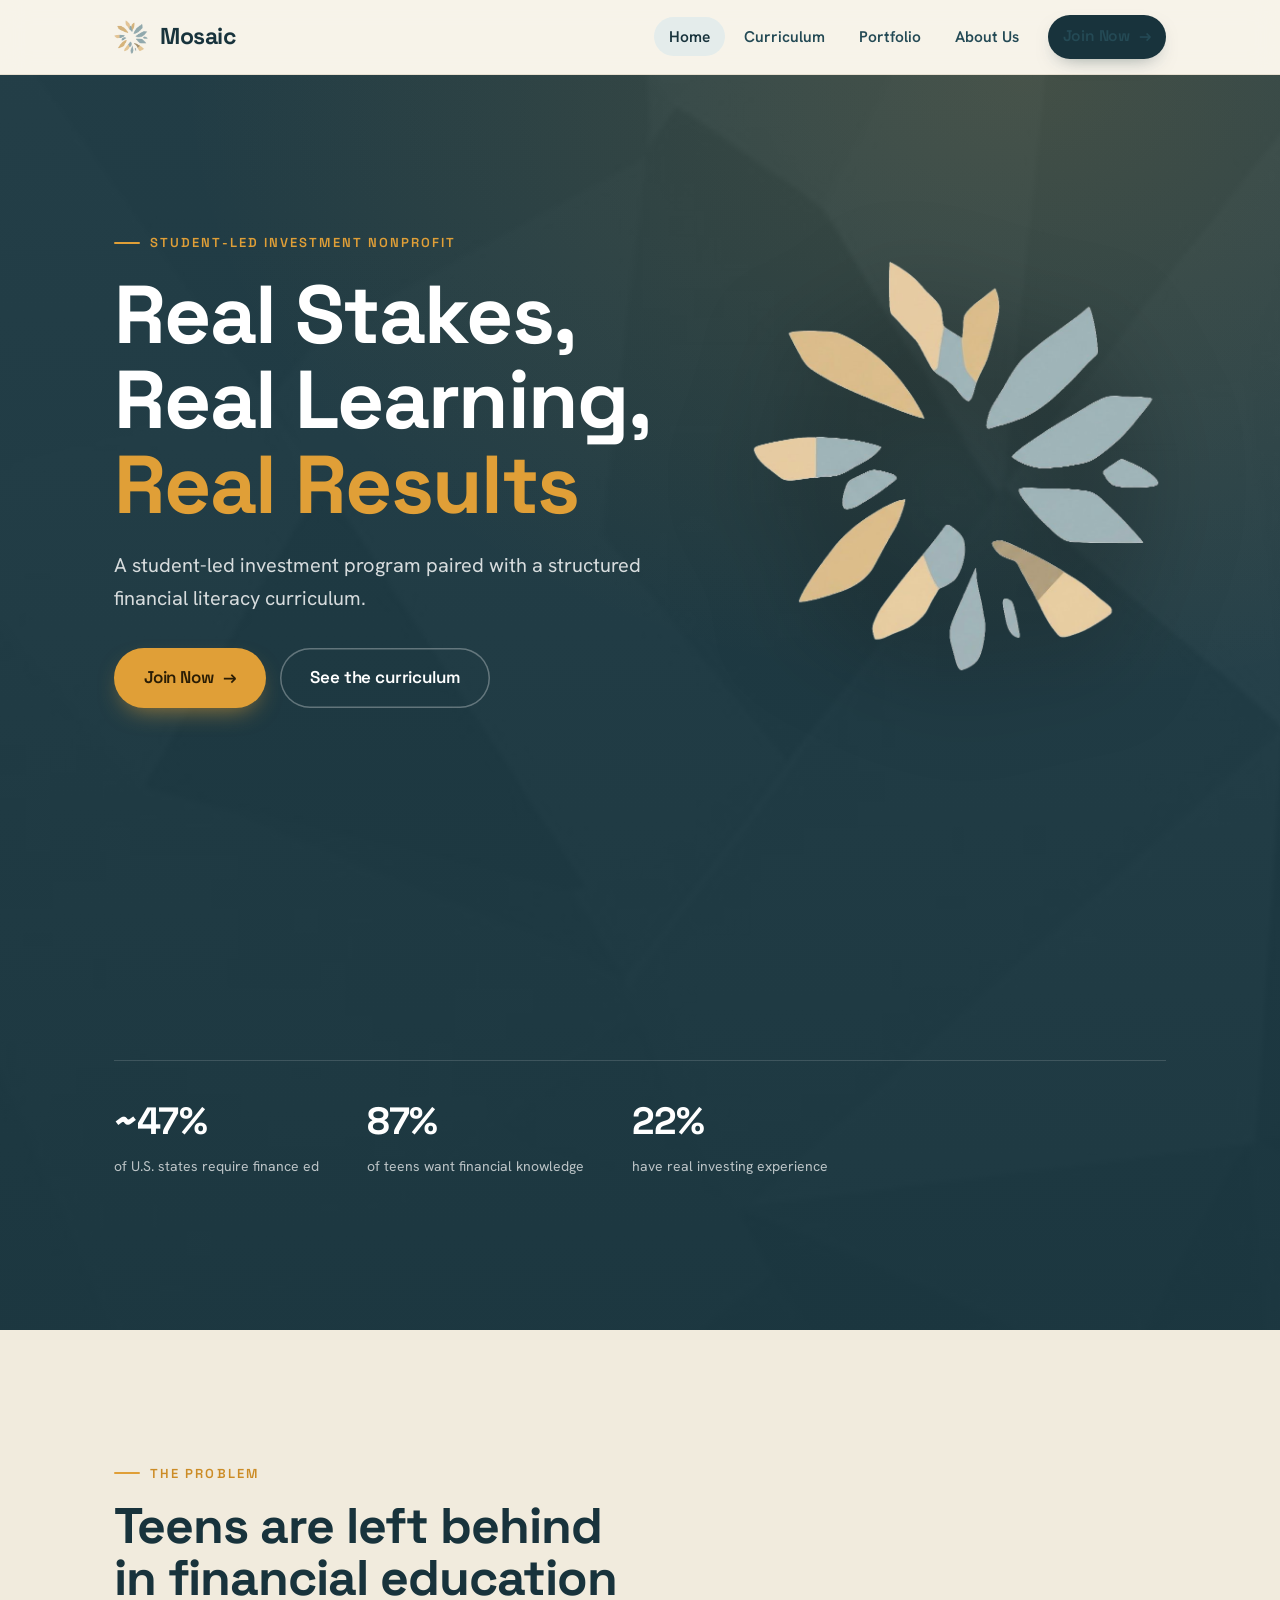
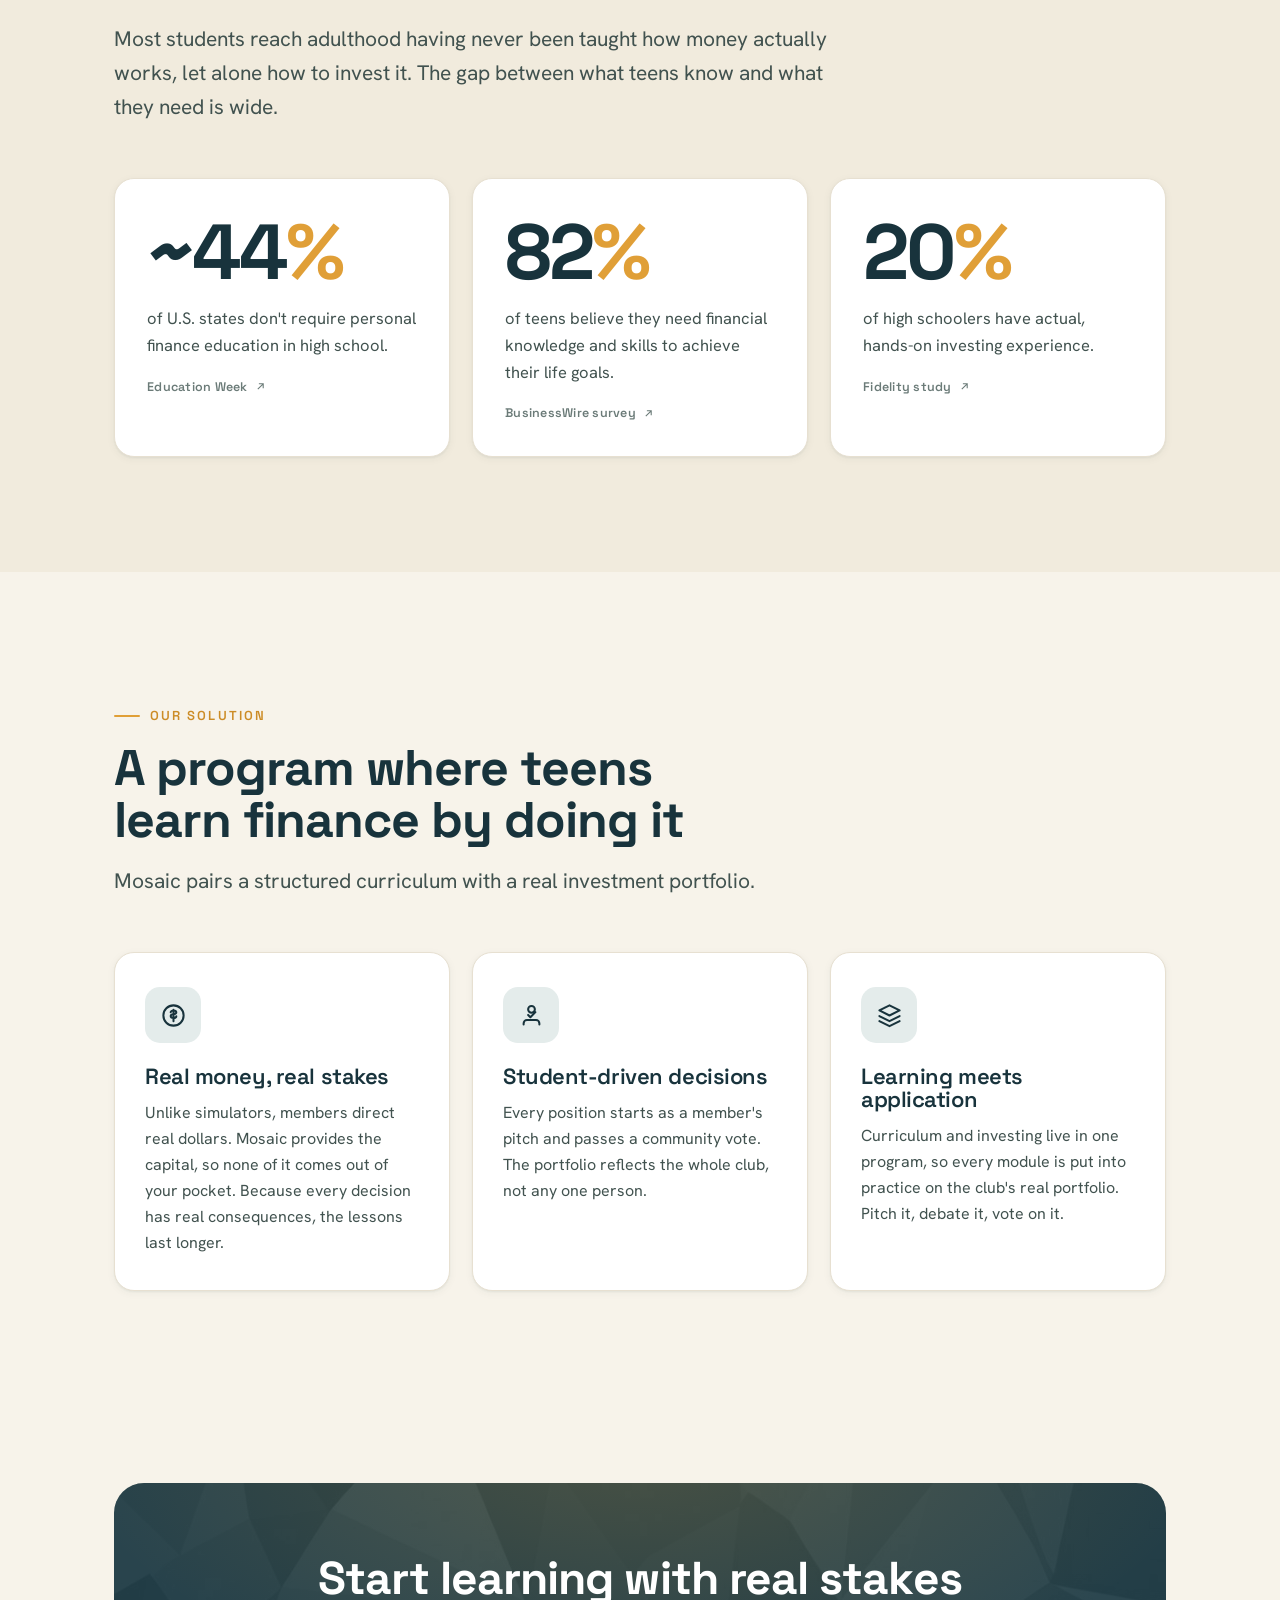
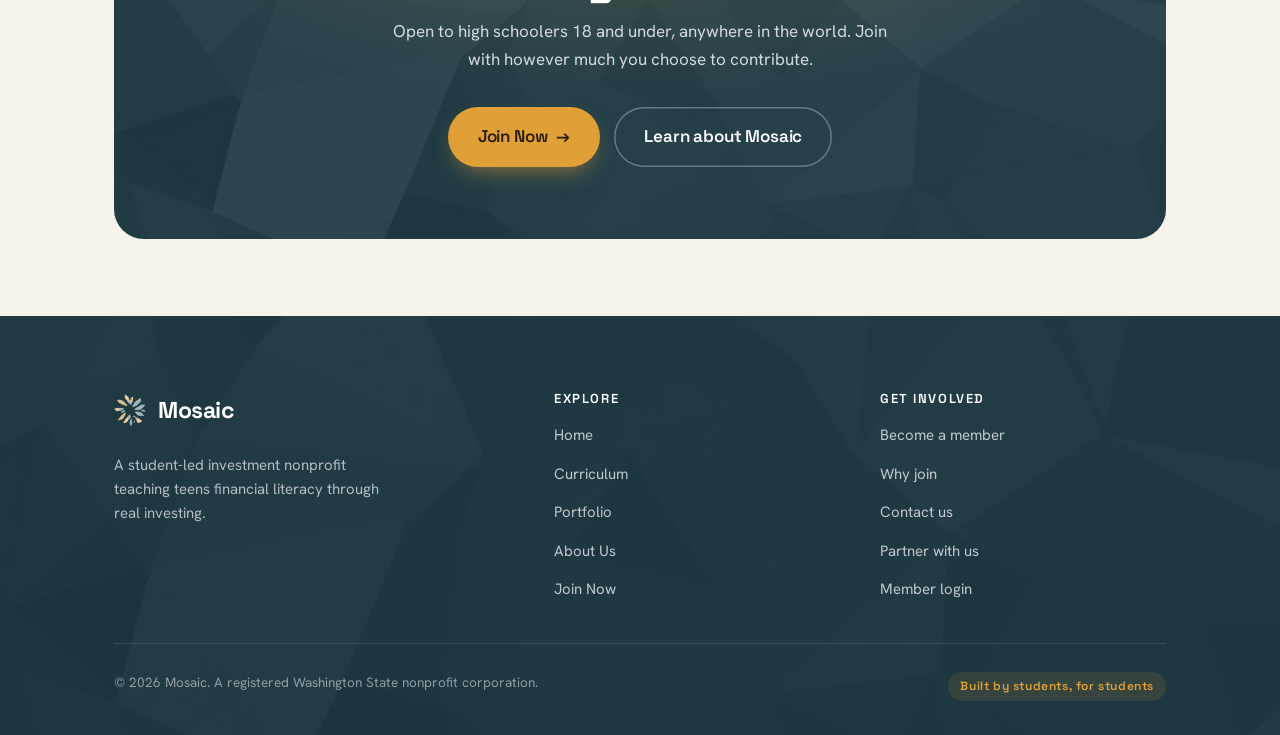
<file: index.html>
<!DOCTYPE html>
<html lang="en">
<head>
<meta charset="UTF-8">
<meta name="viewport" content="width=device-width, initial-scale=1">
<title>Mosaic: Real Stakes, Real Learning, Real Results</title>
<meta name="description" content="Mosaic is a student-led investment nonprofit that teaches teens financial literacy through real investing.">
<link rel="stylesheet" href="styles.css">
</head>
<body data-screen-label="Home">

<!-- ============ HEADER ============ -->
<header class="site-header">
  <div class="container header-inner">
    <a class="brand" href="index.html" aria-label="Mosaic home">
      <img src="assets/logo-mark.png" alt="Mosaic logo">
      <span class="wordmark">Mosaic</span>
    </a>
    <nav class="nav" aria-label="Primary">
      <button class="nav-toggle" aria-label="Toggle menu" aria-expanded="false"><span></span></button>
      <ul class="nav-links">
        <li><a href="index.html" data-page="index.html">Home</a></li>
        <li><a href="curriculum.html" data-page="curriculum.html">Curriculum</a></li>
        <li><a href="portfolio.html" data-page="portfolio.html">Portfolio</a></li>
        <li><a href="about.html" data-page="about.html">About Us</a></li>
        <li><a class="btn" href="join.html">Join Now <span class="arr" aria-hidden="true">→</span></a></li>
      </ul>
    </nav>
  </div>
</header>

<main>
  <!-- ============ HERO ============ -->
  <section class="hero">
    <div class="container hero-home">
      <div class="hero-copy reveal">
        <p class="eyebrow">Student-led investment nonprofit</p>
        <h1>Real Stakes,<br>Real Learning,<br><span class="accent">Real Results</span></h1>
        <p class="hero-sub">A student-led investment program paired with a structured financial literacy curriculum.</p>
        <div class="hero-cta">
          <a class="btn btn--gold btn--lg" href="join.html">Join Now <span class="arr" aria-hidden="true">→</span></a>
          <a class="btn btn--on-teal-ghost btn--lg" href="curriculum.html">See the curriculum</a>
        </div>
      </div>
      <div class="hero-mark reveal" data-delay="1">
        <img src="assets/logo-mark-light.png" alt="">
      </div>
    </div>
    <div class="container">
      <div class="hero-stats reveal" data-delay="2">
        <div class="hs"><b data-count="50" data-prefix="~" data-suffix="%">~0%</b><span>of U.S. states require finance ed</span></div>
        <div class="hs"><b data-count="93" data-suffix="%">0%</b><span>of teens want financial knowledge</span></div>
        <div class="hs"><b data-count="23" data-suffix="%">0%</b><span>have real investing experience</span></div>
      </div>
    </div>
  </section>

  <!-- ============ THE PROBLEM ============ -->
  <section class="section section-problem">
    <div class="container">
      <div class="shead reveal">
        <p class="eyebrow">The Problem</p>
        <h2>Teens are left behind in financial education</h2>
        <p class="lede">Most students reach adulthood having never been taught how money actually works, let alone how to invest it. The gap between what teens know and what they need is wide.</p>
      </div>

      <div class="stat-grid">
        <article class="stat-card reveal">
          <div class="stat-num"><span data-count="50" data-prefix="~">~0</span><span class="u">%</span></div>
          <p>of U.S. states don't require personal finance education in high school.</p>
          <a class="stat-src" href="https://www.edweek.org/teaching-learning/a-few-years-ago-8-states-required-personal-finance-education-now-its-up-to-half/2024/01" target="_blank" rel="noopener">
            Education Week <svg viewBox="0 0 24 24" fill="none" stroke="currentColor" stroke-width="2"><path d="M7 17 17 7M9 7h8v8"/></svg>
          </a>
        </article>
        <article class="stat-card reveal" data-delay="1">
          <div class="stat-num"><span data-count="93">0</span><span class="u">%</span></div>
          <p>of teens believe they need financial knowledge and skills to achieve their life goals.</p>
          <a class="stat-src" href="https://www.businesswire.com/news/home/20220404005339/en/Survey-Finds-93-of-Teens-Believe-Financial-Knowledge-and-Skills-Are-Needed-to-Achieve-Their-Life-Goals" target="_blank" rel="noopener">
            BusinessWire survey <svg viewBox="0 0 24 24" fill="none" stroke="currentColor" stroke-width="2"><path d="M7 17 17 7M9 7h8v8"/></svg>
          </a>
        </article>
        <article class="stat-card reveal" data-delay="2">
          <div class="stat-num"><span data-count="23">0</span><span class="u">%</span></div>
          <p>of high schoolers have actual, hands-on investing experience.</p>
          <a class="stat-src" href="https://newsroom.fidelity.com/pressreleases/fidelity--study-reveals-teens-think-investing-is-important--but-fewer-than-1-in-4-have-actually-star/s/fbe0e56c-bbf0-48d5-aa99-f9ce6282dae3" target="_blank" rel="noopener">
            Fidelity study <svg viewBox="0 0 24 24" fill="none" stroke="currentColor" stroke-width="2"><path d="M7 17 17 7M9 7h8v8"/></svg>
          </a>
        </article>
      </div>
    </div>
  </section>

  <!-- ============ OUR SOLUTION ============ -->
  <section class="section">
    <div class="container">
      <div class="shead reveal">
        <p class="eyebrow">Our Solution</p>
        <h2>A program where teens learn finance by doing it</h2>
        <p class="lede">Mosaic pairs a structured curriculum with a real investment portfolio.</p>
      </div>

      <div class="feature-grid">
        <article class="feature-card reveal">
          <div class="feat-ico"><svg viewBox="0 0 24 24" fill="none" stroke="#18333C" stroke-width="1.8" stroke-linecap="round"><circle cx="12" cy="12" r="9"/><path d="M12 7v10M9.5 9.2c0-1 1.1-1.7 2.5-1.7s2.5.6 2.5 1.7-1.1 1.6-2.5 1.6-2.5.7-2.5 1.7 1.1 1.7 2.5 1.7 2.5-.6 2.5-1.6"/></svg></div>
          <h3>Real money, real stakes</h3>
          <p>Unlike simulators, members direct real dollars. Mosaic provides the capital, so none of it comes out of your pocket. Because every decision has real consequences, the lessons last longer.</p>
        </article>
        <article class="feature-card reveal" data-delay="1">
          <div class="feat-ico"><svg viewBox="0 0 24 24" fill="none" stroke="#18333C" stroke-width="1.8" stroke-linecap="round" stroke-linejoin="round"><path d="M9 11.5 11 13.5 15.5 9"/><path d="M5 20v-1a3 3 0 0 1 3-3h8a3 3 0 0 1 3 3v1"/><circle cx="12" cy="6.5" r="3"/></svg></div>
          <h3>Student-driven decisions</h3>
          <p>Every position starts as a member's pitch and passes a community vote. The portfolio reflects the whole club, not any one person.</p>
        </article>
        <article class="feature-card reveal" data-delay="2">
          <div class="feat-ico"><svg viewBox="0 0 24 24" fill="none" stroke="#18333C" stroke-width="1.8" stroke-linecap="round" stroke-linejoin="round"><path d="M12 3 21 7.5 12 12 3 7.5 12 3Z"/><path d="M3 12.5 12 17l9-4.5M3 17 12 21.5 21 17"/></svg></div>
          <h3>Learning meets application</h3>
          <p>Curriculum and investing live in one program, so every module is put into practice on the club's real portfolio. Pitch it, debate it, vote on it.</p>
        </article>
      </div>
    </div>
  </section>

  <!-- ============ CTA ============ -->
  <section class="section section--tight">
    <div class="container">
      <div class="cta-band reveal">
        <h2>Start learning with real stakes</h2>
        <p>Open to high schoolers 18 and under, anywhere in the world. Join with however much you choose to contribute.</p>
        <div class="hero-cta">
          <a class="btn btn--gold btn--lg" href="join.html">Join Now <span class="arr" aria-hidden="true">→</span></a>
          <a class="btn btn--on-teal-ghost btn--lg" href="about.html">Learn about Mosaic</a>
        </div>
      </div>
    </div>
  </section>
</main>

<!-- ============ FOOTER ============ -->
<footer class="site-footer">
  <div class="container">
    <div class="footer-top">
      <div class="footer-brand">
        <a class="brand" href="index.html" aria-label="Mosaic home">
          <img src="assets/logo-mark-light.png" alt="Mosaic logo">
          <span class="wordmark">Mosaic</span>
        </a>
        <p>A student-led investment nonprofit teaching teens financial literacy through real investing.</p>
      </div>
      <div class="footer-col">
        <h4>Explore</h4>
        <ul>
          <li><a href="index.html">Home</a></li>
          <li><a href="curriculum.html">Curriculum</a></li>
          <li><a href="portfolio.html">Portfolio</a></li>
          <li><a href="about.html">About Us</a></li>
          <li><a href="join.html">Join Now</a></li>
        </ul>
      </div>
      <div class="footer-col">
        <h4>Get involved</h4>
        <ul>
          <li><a href="join.html">Become a member</a></li>
          <li><a href="about.html">Why join</a></li>
          <li><a href="mailto:hello@mosaicinvest.org">Contact us</a></li>
          <li><a href="join.html">Partner with us</a></li>
          <li><a href="portfolio.html#members">Member login</a></li>
        </ul>
      </div>
    </div>
    <div class="footer-bot">
      <span>© 2026 Mosaic. A registered Washington State nonprofit corporation. </span>
      <span class="badge">Built by students, for students</span>
    </div>
  </div>
</footer>

<script src="site.js"></script>
</body>
</html>
</file>
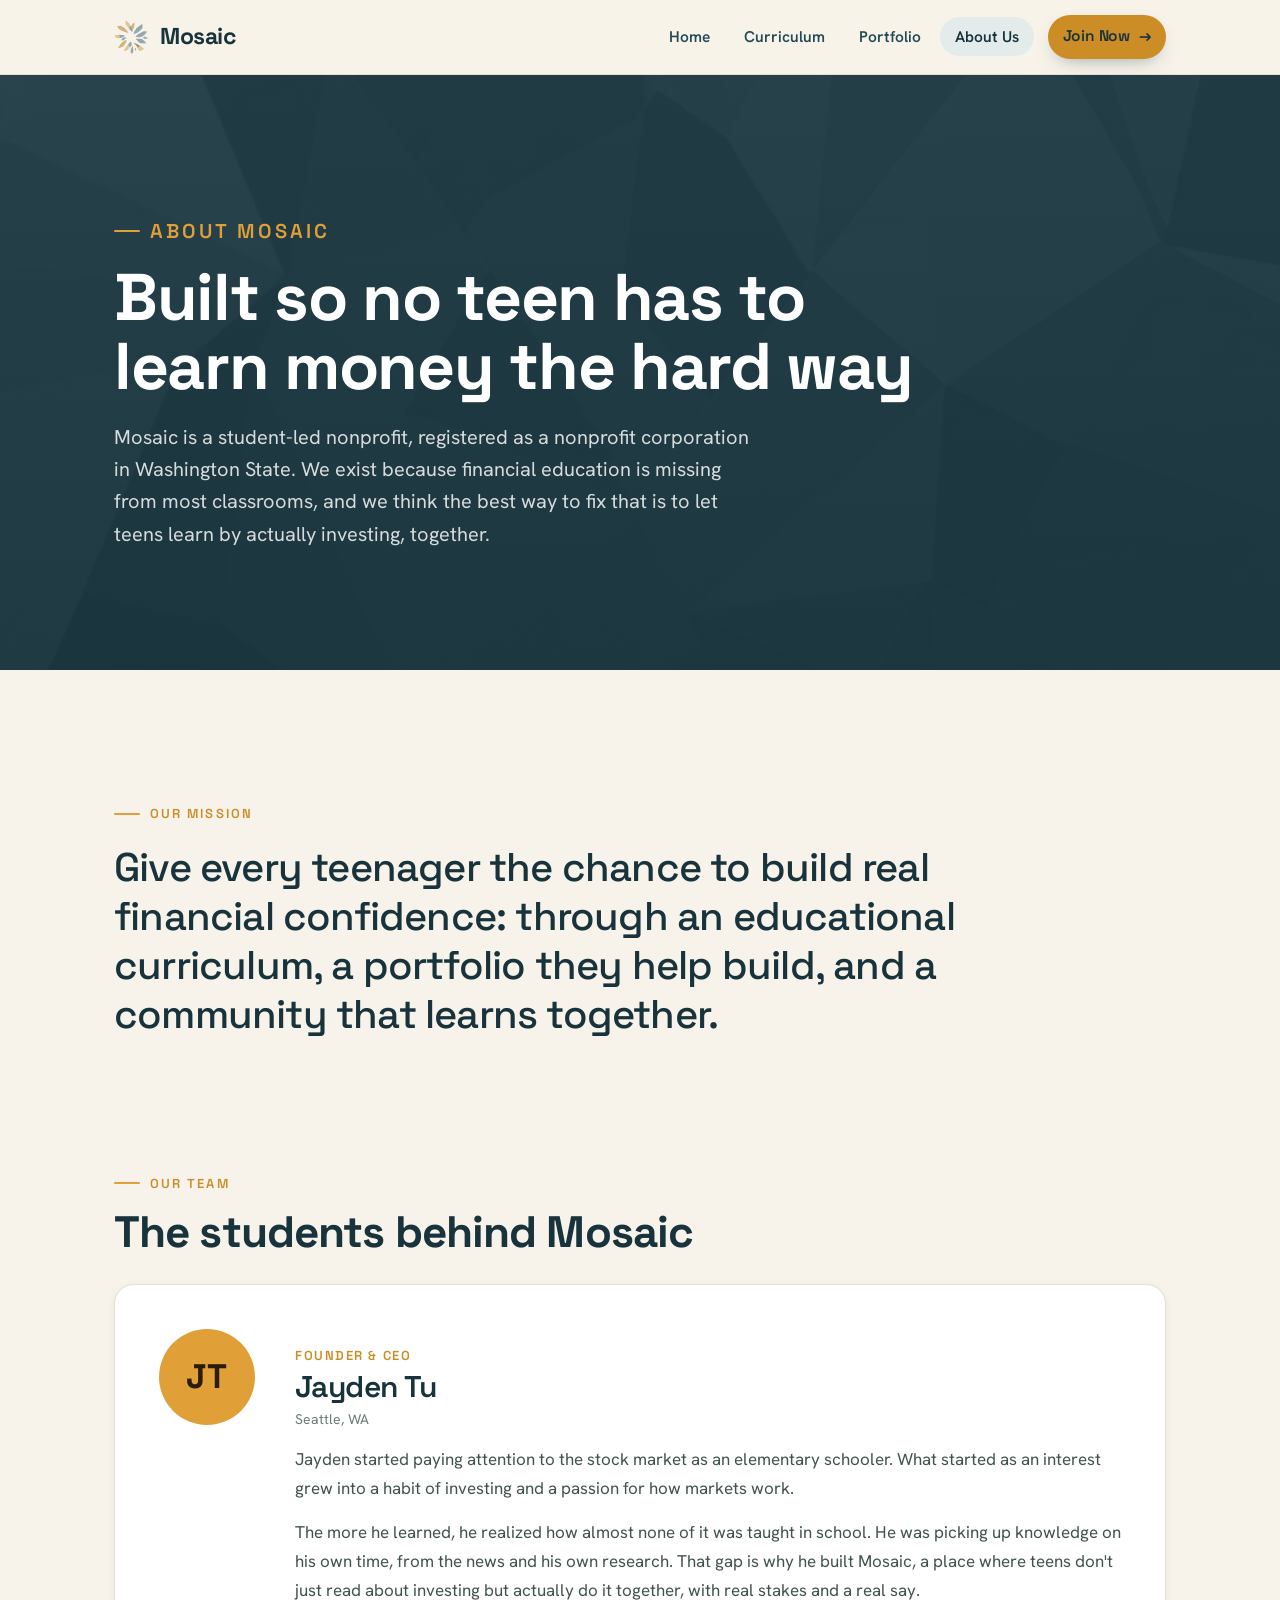
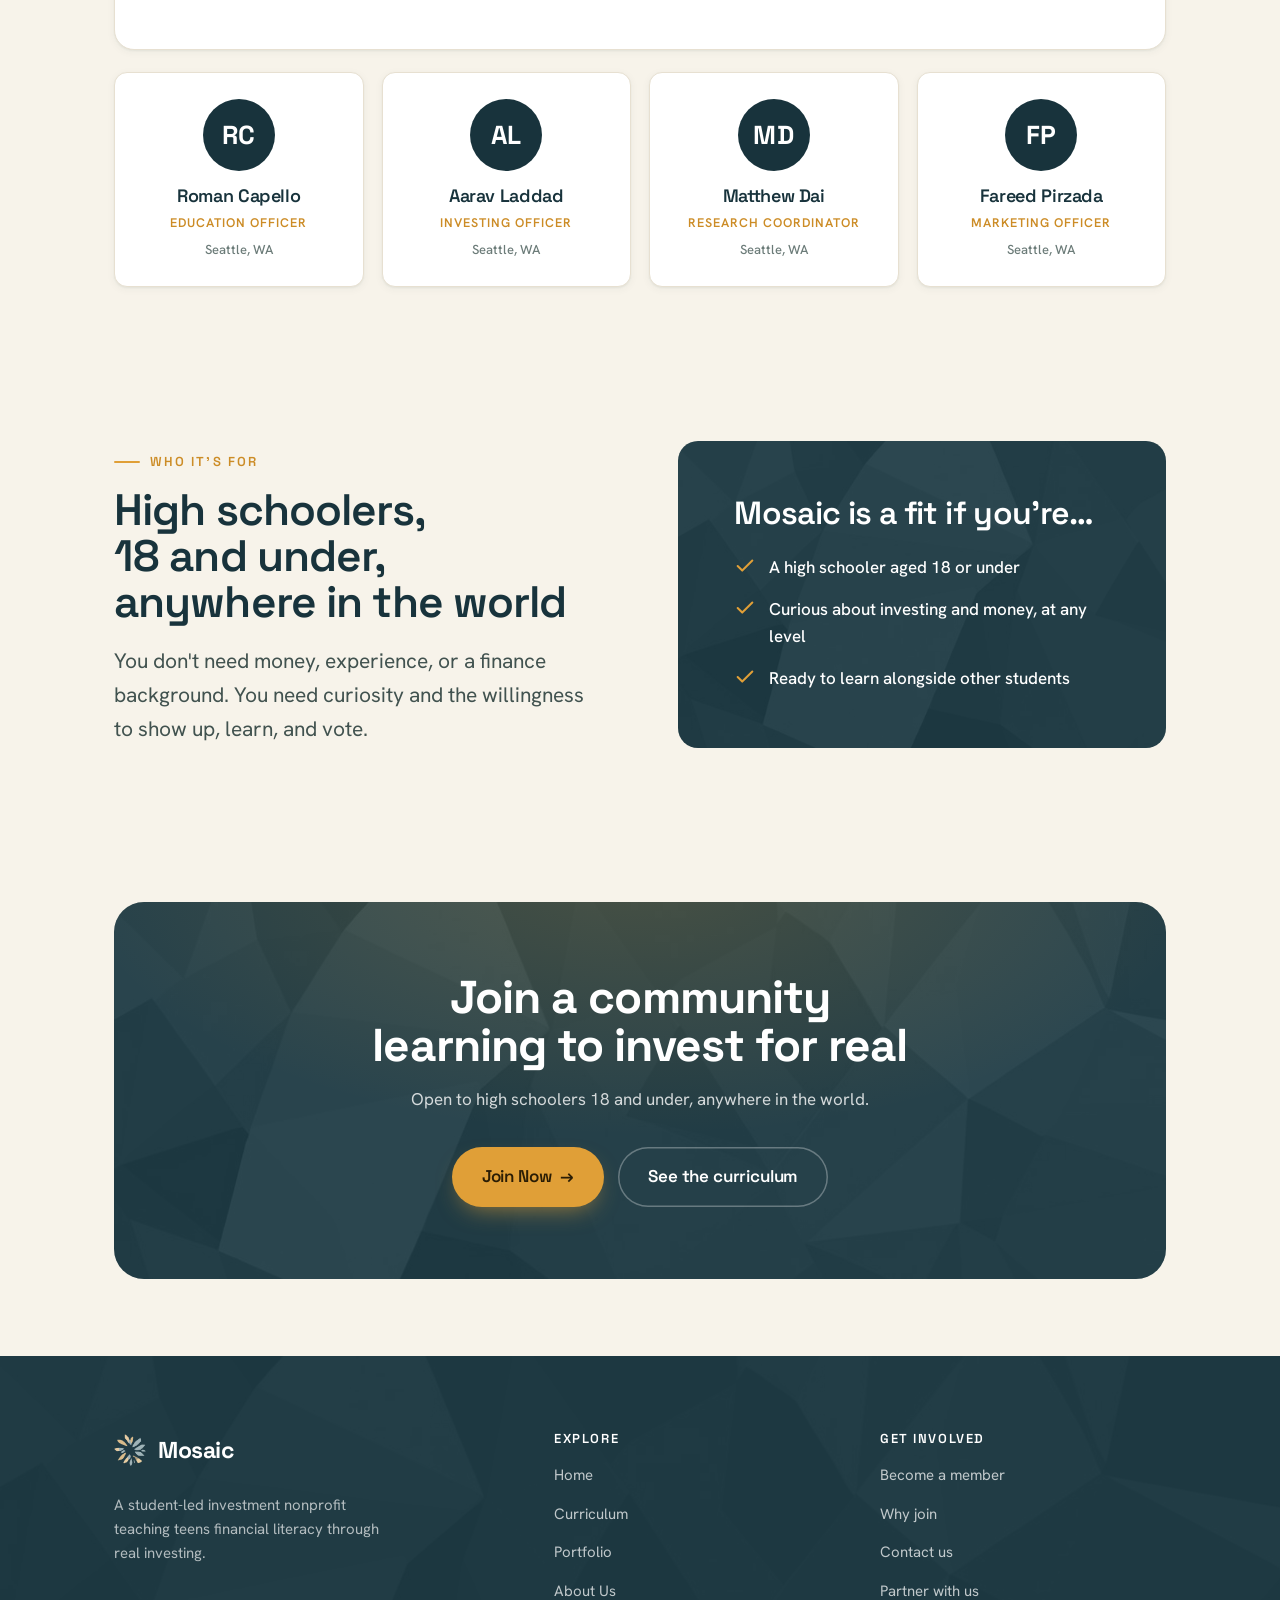
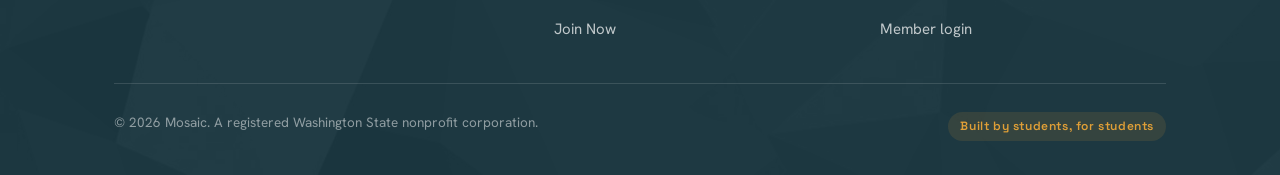
<file: about.html>
<!DOCTYPE html>
<html lang="en">
<head>
<meta charset="UTF-8">
<meta name="viewport" content="width=device-width, initial-scale=1">
<title>About Us: Mosaic</title>
<meta name="description" content="Why Mosaic exists, who it's for, and why high schoolers around the world join.">
<link rel="stylesheet" href="styles.css">
<style>
  /* ---------- team (scoped) ---------- */
  .team-founder { display:grid; grid-template-columns: auto 1fr; gap: clamp(20px,4vw,40px);
    align-items:start; background: var(--paper); border:1px solid var(--line); border-radius: var(--radius);
    padding: clamp(26px,4vw,44px); box-shadow: var(--shadow-sm); }
  @media (max-width:640px){ .team-founder { grid-template-columns:1fr; } }
  .avatar { width:96px; height:96px; border-radius:50%; display:grid; place-items:center;
    font-family: var(--display); font-weight:700; font-size:34px; color:#fff; background: var(--teal); letter-spacing:.02em; }
  .avatar--gold { background: var(--gold); color:#2a1d05; }
  .team-founder .t-role { font-family: var(--display); font-size:13px; font-weight:600; letter-spacing:.12em;
    text-transform:uppercase; color: var(--gold-600); }
  .team-founder h3 { font-size: clamp(24px,3vw,30px); margin-top:4px; }
  .team-founder p { color: var(--body); margin-top:16px; line-height:1.72; }
  .team-founder p + p { margin-top:14px; }

  .team-grid { display:grid; grid-template-columns: repeat(4,1fr); gap:18px; margin-top:22px; }
  @media (max-width:820px){ .team-grid { grid-template-columns: repeat(2,1fr); } }
  @media (max-width:460px){ .team-grid { grid-template-columns: 1fr; } }
  .team-card { background: var(--paper); border:1px solid var(--line); border-radius: var(--radius-sm);
    padding:26px 22px; text-align:center; box-shadow: var(--shadow-sm); transition:.2s var(--ease); }
  .team-card:hover { transform: translateY(-4px); box-shadow: var(--shadow); border-color: var(--teal-tint-2); }
  .team-card .avatar { margin:0 auto 16px; width:72px; height:72px; font-size:26px; }
  .team-card h4 { font-family: var(--display); font-size:18px; font-weight:600; color: var(--ink); }
  .team-card span { display:block; margin-top:7px; font-size:12.5px; font-weight:600; letter-spacing:.08em;
    text-transform:uppercase; color: var(--gold-600); }
  .team-card span.t-loc { margin-top:6px; font-size:13px; font-weight:500; letter-spacing:normal;
    text-transform:none; color: var(--muted); }
  .team-founder .t-loc { margin-top:5px; font-size:14px; color: var(--muted); }
</style>
</head>
<body data-screen-label="About Us">

<!-- ============ HEADER ============ -->
<header class="site-header">
  <div class="container header-inner">
    <a class="brand" href="index.html" aria-label="Mosaic home">
      <img src="assets/logo-mark.png" alt="Mosaic logo">
      <span class="wordmark">Mosaic</span>
    </a>
    <nav class="nav" aria-label="Primary">
      <button class="nav-toggle" aria-label="Toggle menu" aria-expanded="false"><span></span></button>
      <ul class="nav-links">
        <li><a href="index.html" data-page="index.html">Home</a></li>
        <li><a href="curriculum.html" data-page="curriculum.html">Curriculum</a></li>
        <li><a href="portfolio.html" data-page="portfolio.html">Portfolio</a></li>
        <li><a href="about.html" data-page="about.html">About Us</a></li>
        <li><a class="btn" href="join.html" style="color: rgb(24, 51, 60); background-color: rgb(204, 140, 38)">Join Now <span class="arr" aria-hidden="true">→</span></a></li>
      </ul>
    </nav>
  </div>
</header>

<main>
  <!-- ============ PAGE HERO ============ -->
  <section class="pagehero">
    <div class="container">
      <p class="eyebrow reveal">About Mosaic</p>
      <h1 class="reveal" data-delay="1">Built so no teen has to learn money the hard way</h1>
      <p class="reveal" data-delay="2">Mosaic is a student-led nonprofit, registered as a nonprofit corporation in Washington State. We exist because financial education is missing from most classrooms, and we think the best way to fix that is to let teens learn by actually investing, together.</p>
    </div>
  </section>

  <!-- ============ MISSION ============ -->
  <section class="section">
    <div class="container">
      <div class="shead reveal" style="max-width:860px">
        <p class="eyebrow">Our mission</p>
        <p class="mission" style="margin-top:20px; color: rgb(24, 51, 60)">Give every teenager the chance to build real financial confidence: through an educational curriculum, a portfolio they help <span class="hl" style="color: #18333c">build</span>, and a community that learns <span class="hl" style="color: #18333c">together</span>.</p>
      </div>
    </div>
  </section>

  <!-- ============ TEAM ============ -->
  <section class="section section--tight" style="padding-top:0">
    <div class="container">
      <div class="shead reveal" style="margin-bottom:28px">
        <p class="eyebrow">Our team</p>
        <h2 style="font-size:clamp(28px,4vw,44px);margin-top:16px">The students behind Mosaic</h2>
      </div>

      <div class="team-founder reveal">
        <div class="avatar avatar--gold">JT</div>
        <div>
          <p class="t-role">Founder &amp; CEO</p>
          <h3>Jayden Tu</h3>
          <p class="t-loc">Seattle, WA</p>
          <p>Jayden started paying attention to the stock market as an elementary schooler. What started as an interest grew into a habit of investing and a passion for how markets work.</p>
          <p>The more he learned, he realized how almost none of it was taught in school. He was picking up knowledge on his own time, from the news and his own research. That gap is why he built Mosaic, a place where teens don't just read about investing but actually do it together, with real stakes and a real say.</p>
        </div>
      </div>

      <div class="team-grid reveal" data-delay="1">
        <div class="team-card"><div class="avatar">RC</div><h4>Roman Capello</h4><span>Education Officer</span><span class="t-loc">Seattle, WA</span></div>
        <div class="team-card"><div class="avatar">AL</div><h4>Aarav Laddad</h4><span>Investing Officer</span><span class="t-loc">Seattle, WA</span></div>
        <div class="team-card"><div class="avatar">MD</div><h4>Matthew Dai</h4><span>Research Coordinator</span><span class="t-loc">Seattle, WA</span></div>
        <div class="team-card"><div class="avatar">FP</div><h4>Fareed Pirzada</h4><span>Marketing Officer</span><span class="t-loc">Seattle, WA</span></div>
      </div>
    </div>
  </section>

  <!-- ============ WHO IT'S FOR ============ -->
  <section class="section section--tight">
    <div class="container">
      <div class="split">
        <div class="reveal">
          <p class="eyebrow">Who it's for</p>
          <h2 class="shead" style="font-size:clamp(28px,4vw,44px);margin-top:16px">High schoolers, 18 and under, anywhere in the world</h2>
          <p class="lede" style="margin-top:18px">You don't need money, experience, or a finance background. You need curiosity and the willingness to show up, learn, and vote. </p>
        </div>
        <div class="who-card reveal" data-delay="1">
          <h3>Mosaic is a fit if you're…</h3>
          <ul class="who-points">
            <li><svg viewBox="0 0 24 24" fill="none" stroke="currentColor" stroke-width="2.2" stroke-linecap="round" stroke-linejoin="round"><path d="M20 6 9 17l-5-5"/></svg><span>A high schooler aged 18 or under</span></li>
            <li><svg viewBox="0 0 24 24" fill="none" stroke="currentColor" stroke-width="2.2" stroke-linecap="round" stroke-linejoin="round"><path d="M20 6 9 17l-5-5"/></svg><span>Curious about investing and money, at any level</span></li>
            <li><svg viewBox="0 0 24 24" fill="none" stroke="currentColor" stroke-width="2.2" stroke-linecap="round" stroke-linejoin="round"><path d="M20 6 9 17l-5-5"/></svg><span>Ready to learn alongside other students</span></li>
          </ul>
        </div>
      </div>
    </div>
  </section>

  <!-- ============ CTA ============ -->
  <section class="section section--tight">
    <div class="container">
      <div class="cta-band reveal">
        <h2>Join a community learning to invest for real</h2>
        <p>Open to high schoolers 18 and under, anywhere in the world.</p>
        <div class="hero-cta">
          <a class="btn btn--gold btn--lg" href="join.html">Join Now <span class="arr" aria-hidden="true">→</span></a>
          <a class="btn btn--on-teal-ghost btn--lg" href="curriculum.html">See the curriculum</a>
        </div>
      </div>
    </div>
  </section>
</main>

<!-- ============ FOOTER ============ -->
<footer class="site-footer">
  <div class="container">
    <div class="footer-top">
      <div class="footer-brand">
        <a class="brand" href="index.html" aria-label="Mosaic home">
          <img src="assets/logo-mark-light.png" alt="Mosaic logo">
          <span class="wordmark">Mosaic</span>
        </a>
        <p>A student-led investment nonprofit teaching teens financial literacy through real investing.</p>
      </div>
      <div class="footer-col">
        <h4>Explore</h4>
        <ul>
          <li><a href="index.html">Home</a></li>
          <li><a href="curriculum.html">Curriculum</a></li>
          <li><a href="portfolio.html">Portfolio</a></li>
          <li><a href="about.html">About Us</a></li>
          <li><a href="join.html">Join Now</a></li>
        </ul>
      </div>
      <div class="footer-col">
        <h4>Get involved</h4>
        <ul>
          <li><a href="join.html">Become a member</a></li>
          <li><a href="about.html">Why join</a></li>
          <li><a href="mailto:hello@mosaicinvest.org">Contact us</a></li>
          <li><a href="join.html">Partner with us</a></li>
          <li><a href="portfolio.html#members">Member login</a></li>
        </ul>
      </div>
    </div>
    <div class="footer-bot">
      <span>© <span id="year">2026</span> Mosaic. A registered Washington State nonprofit corporation.</span>
      <span class="badge">Built by students, for students</span>
    </div>
  </div>
</footer>

<script src="site.js"></script>
</body>
</html>
</file>
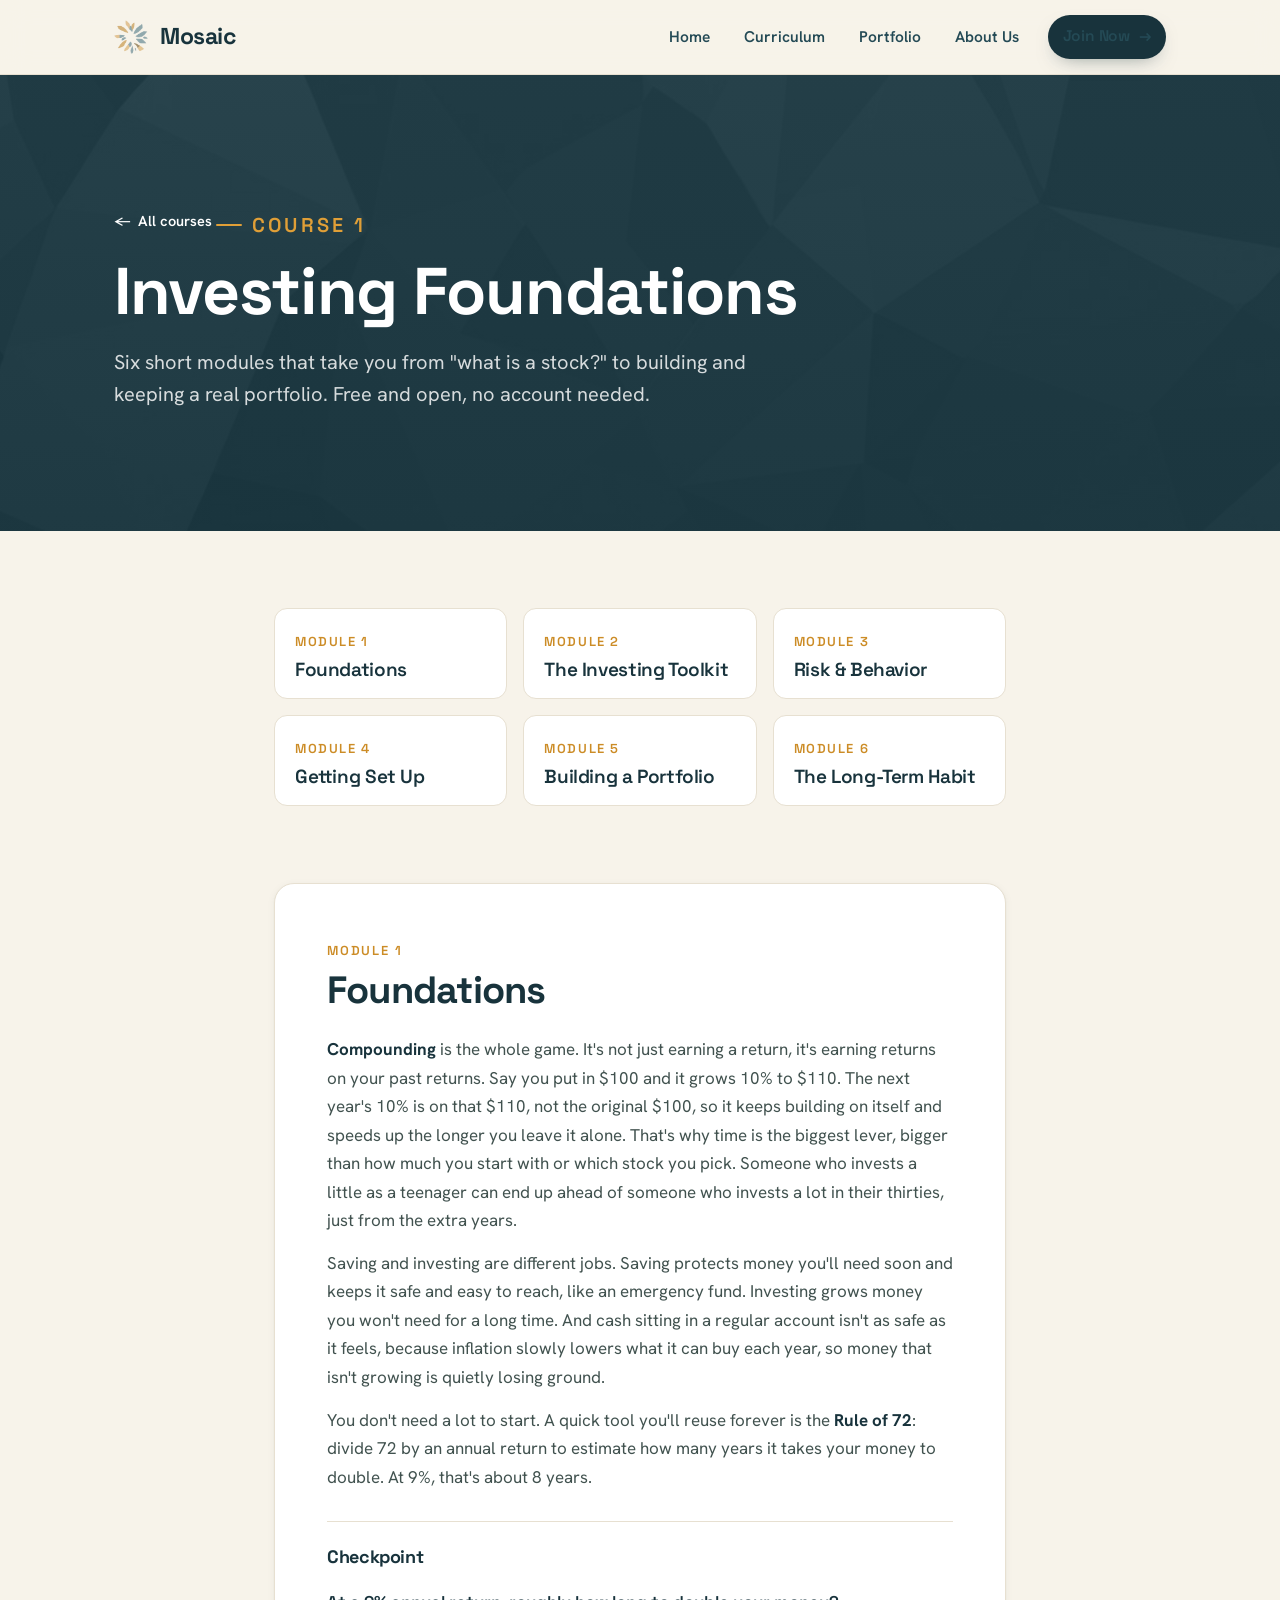
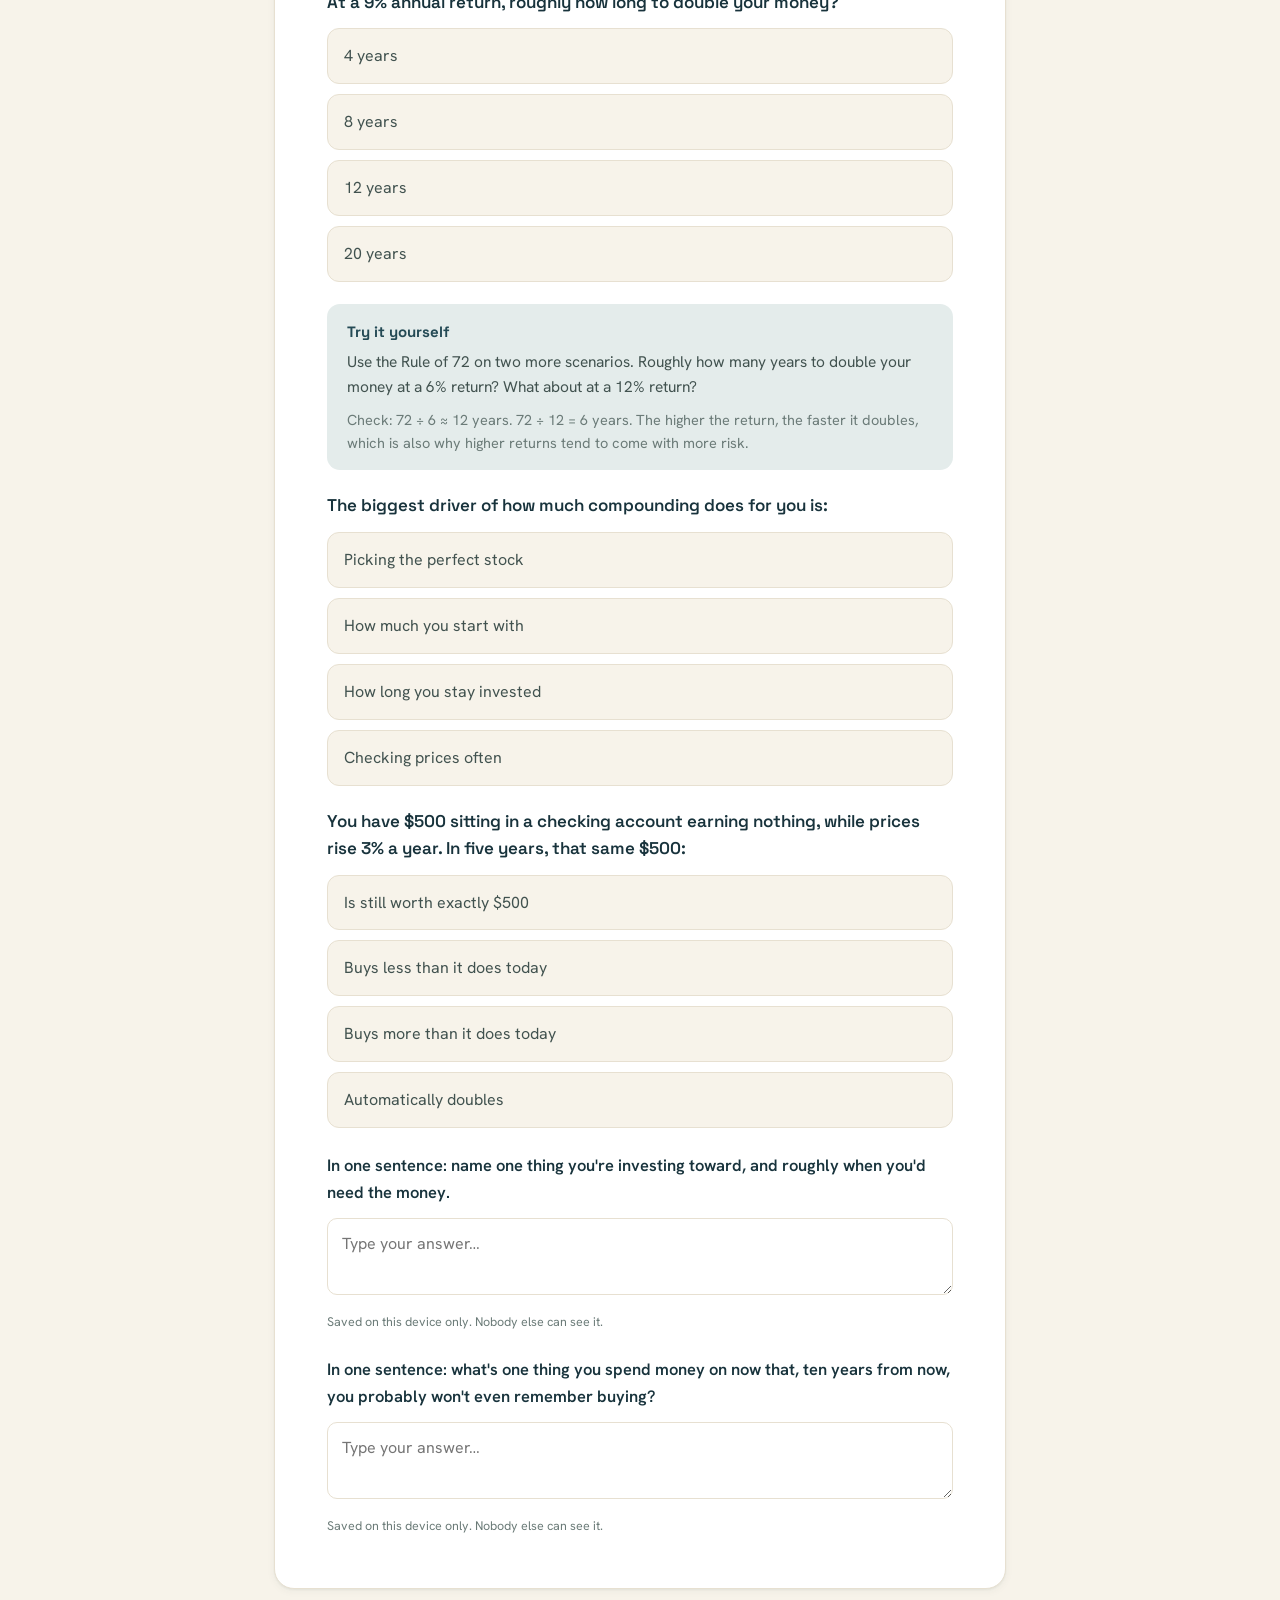
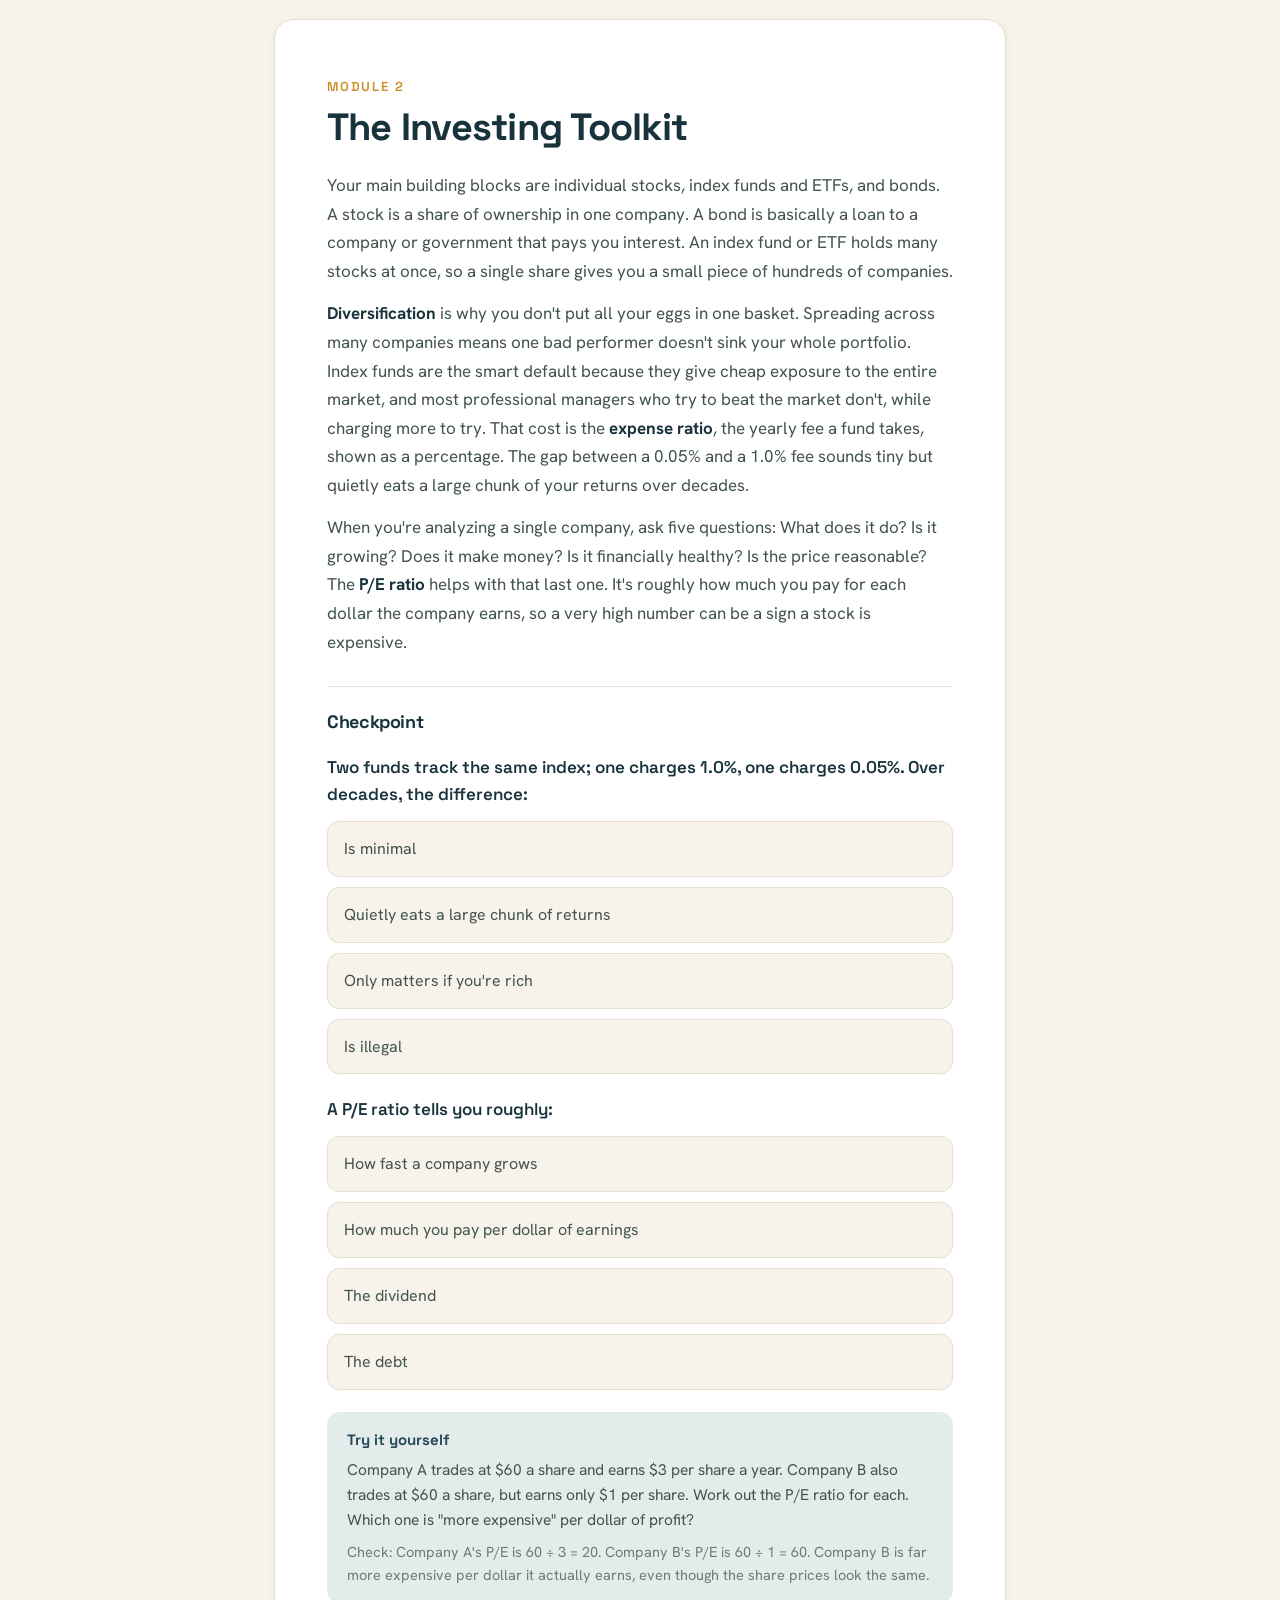
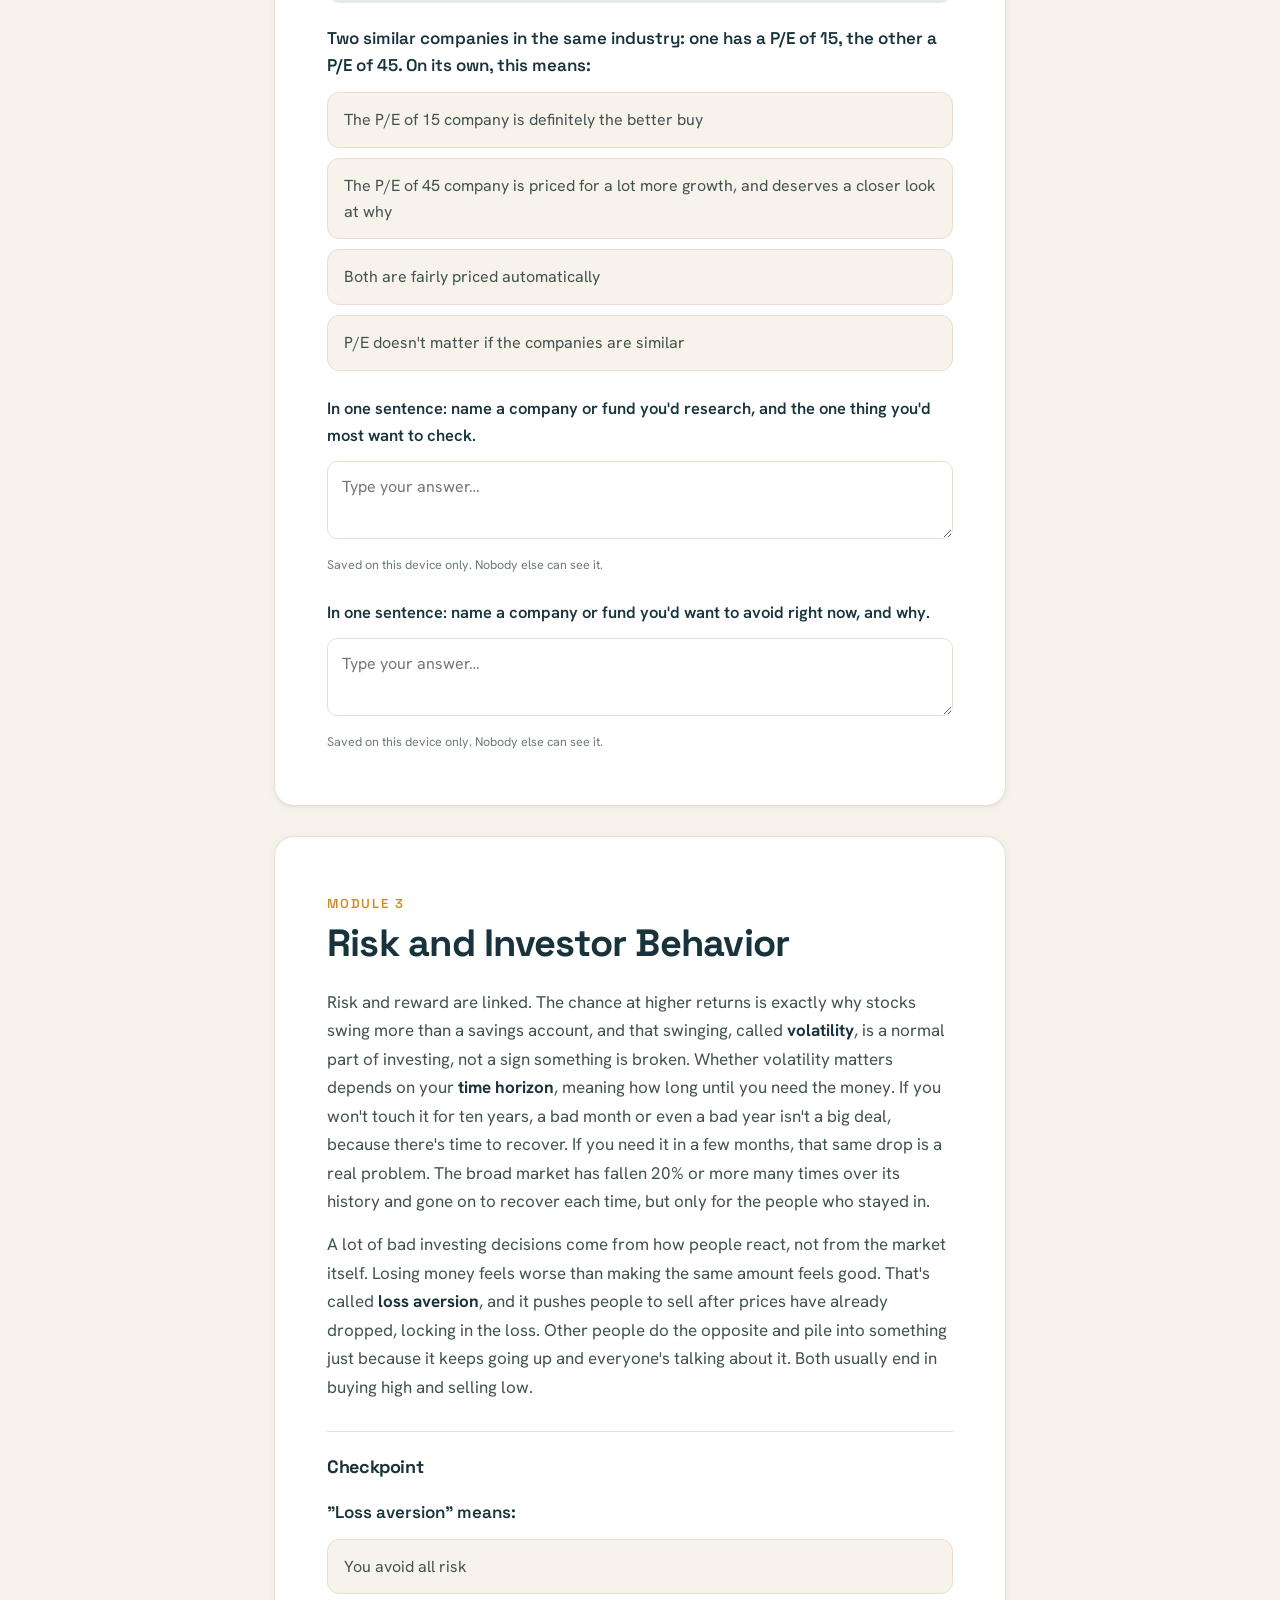
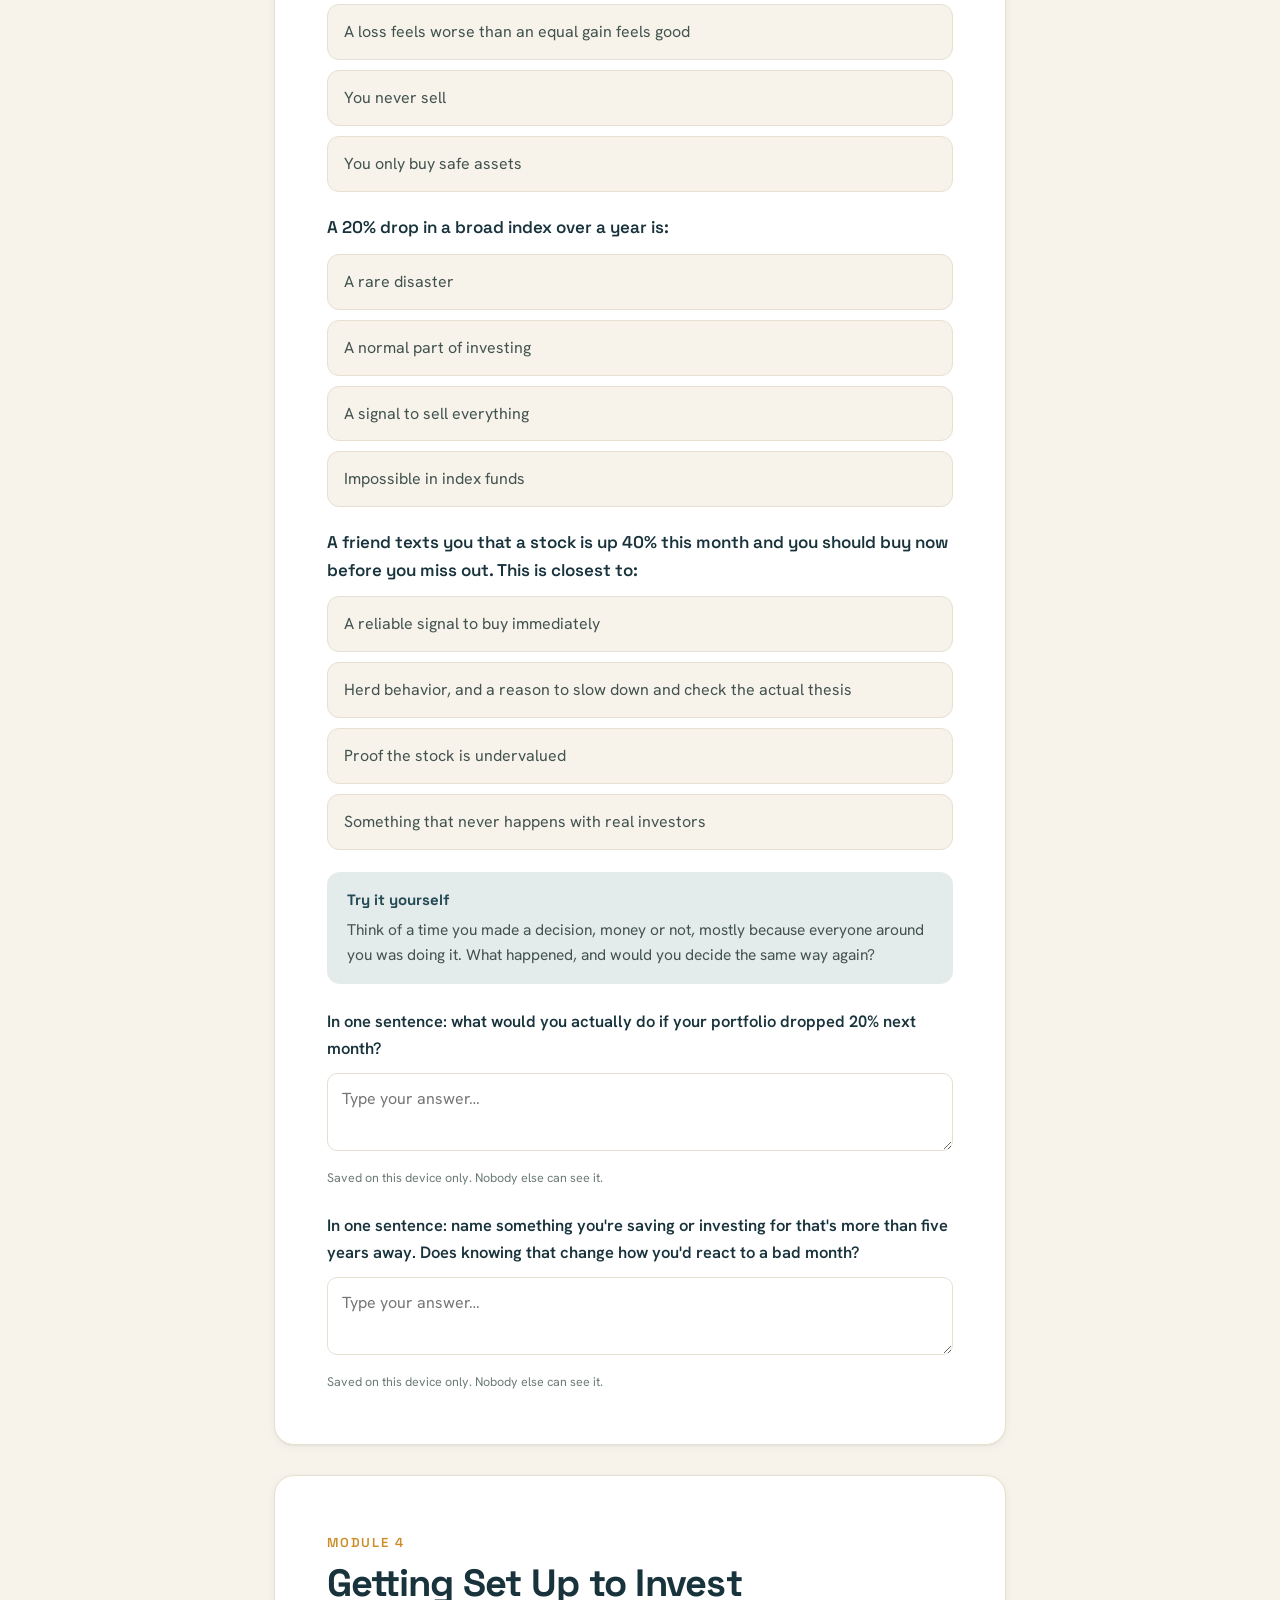
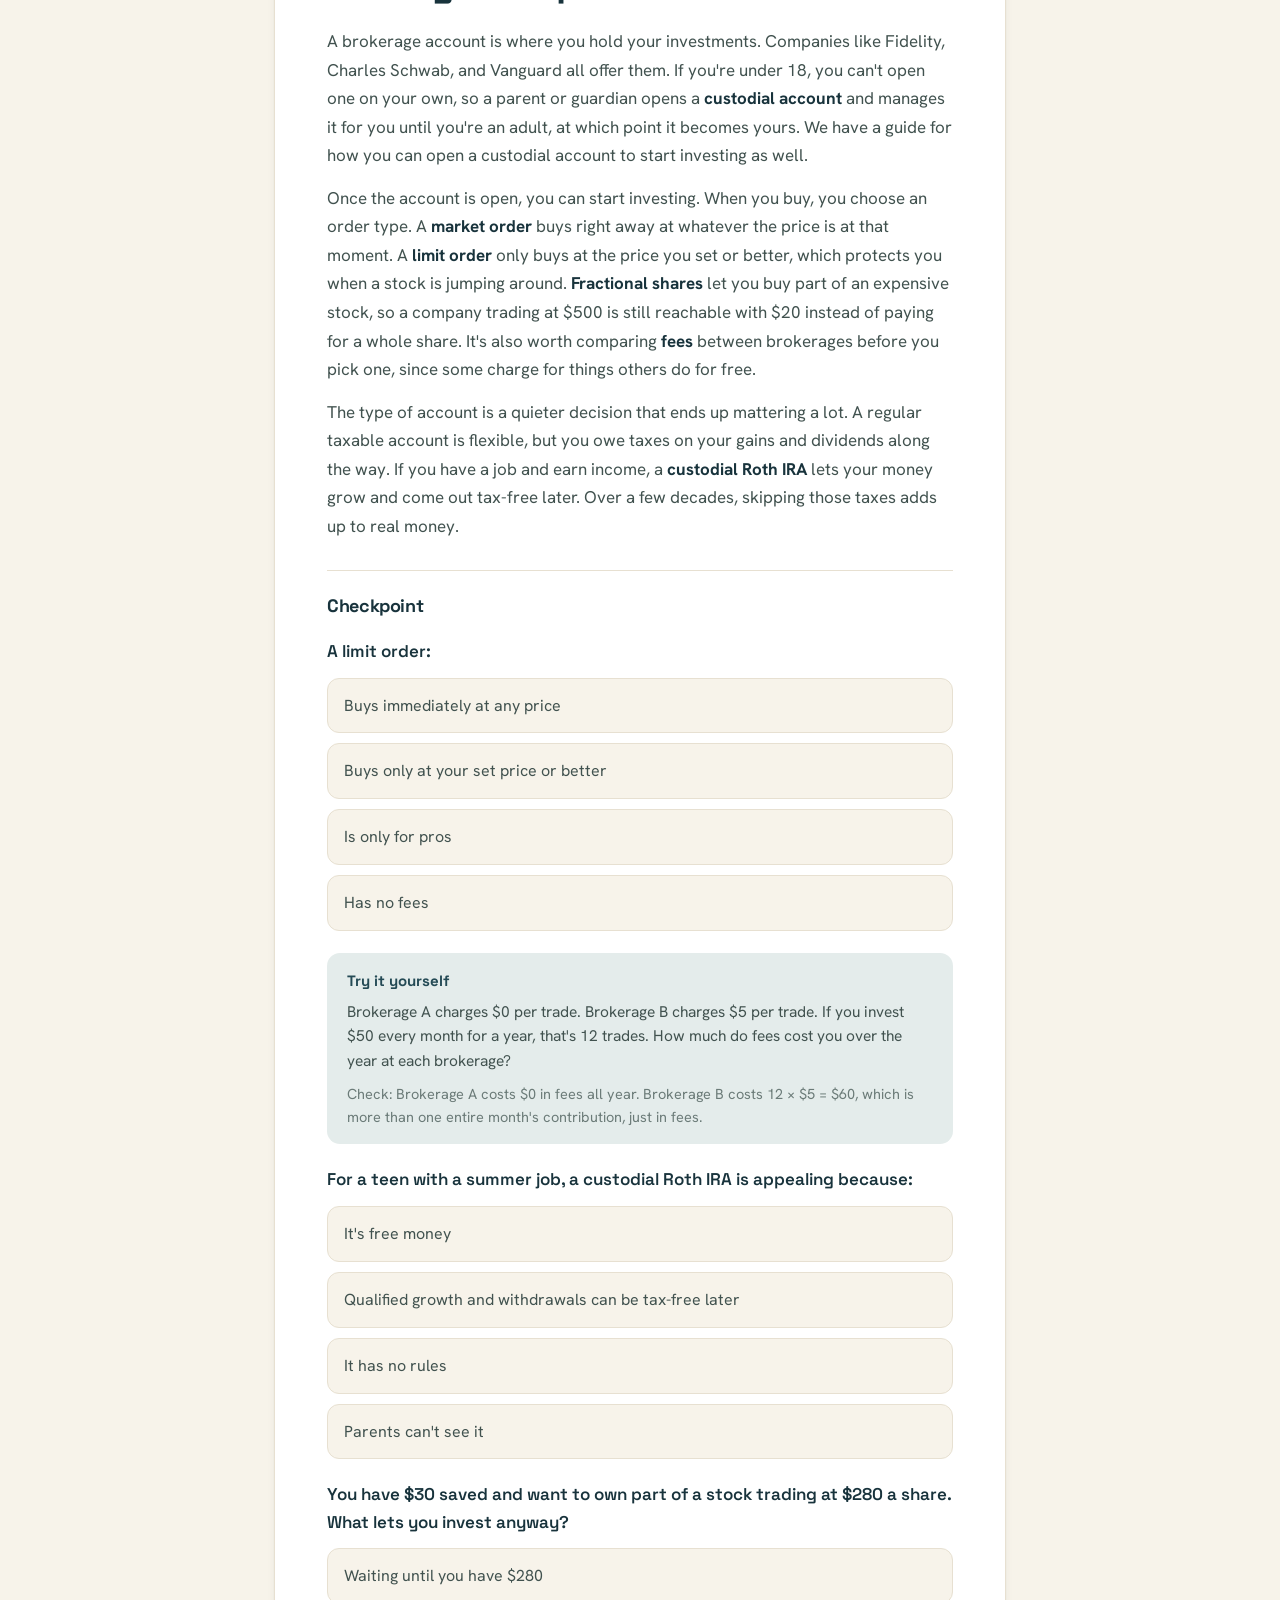
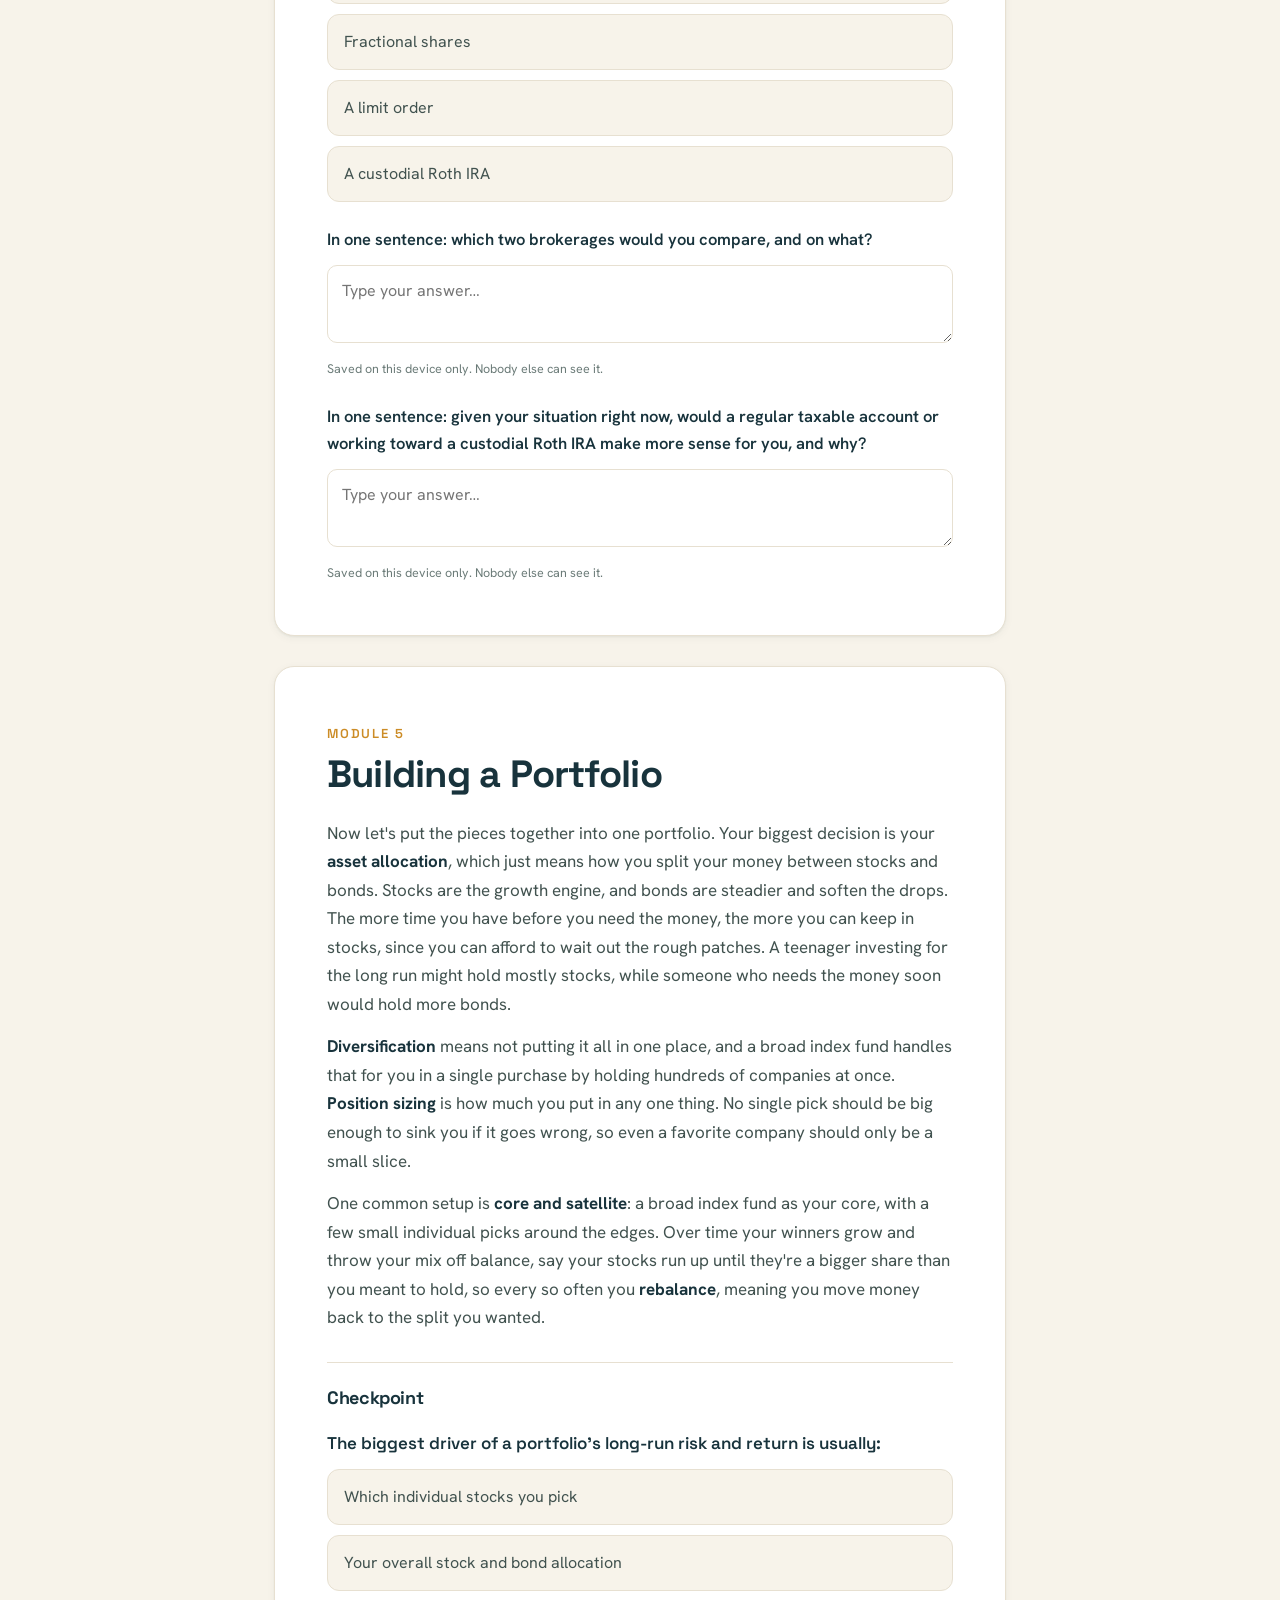
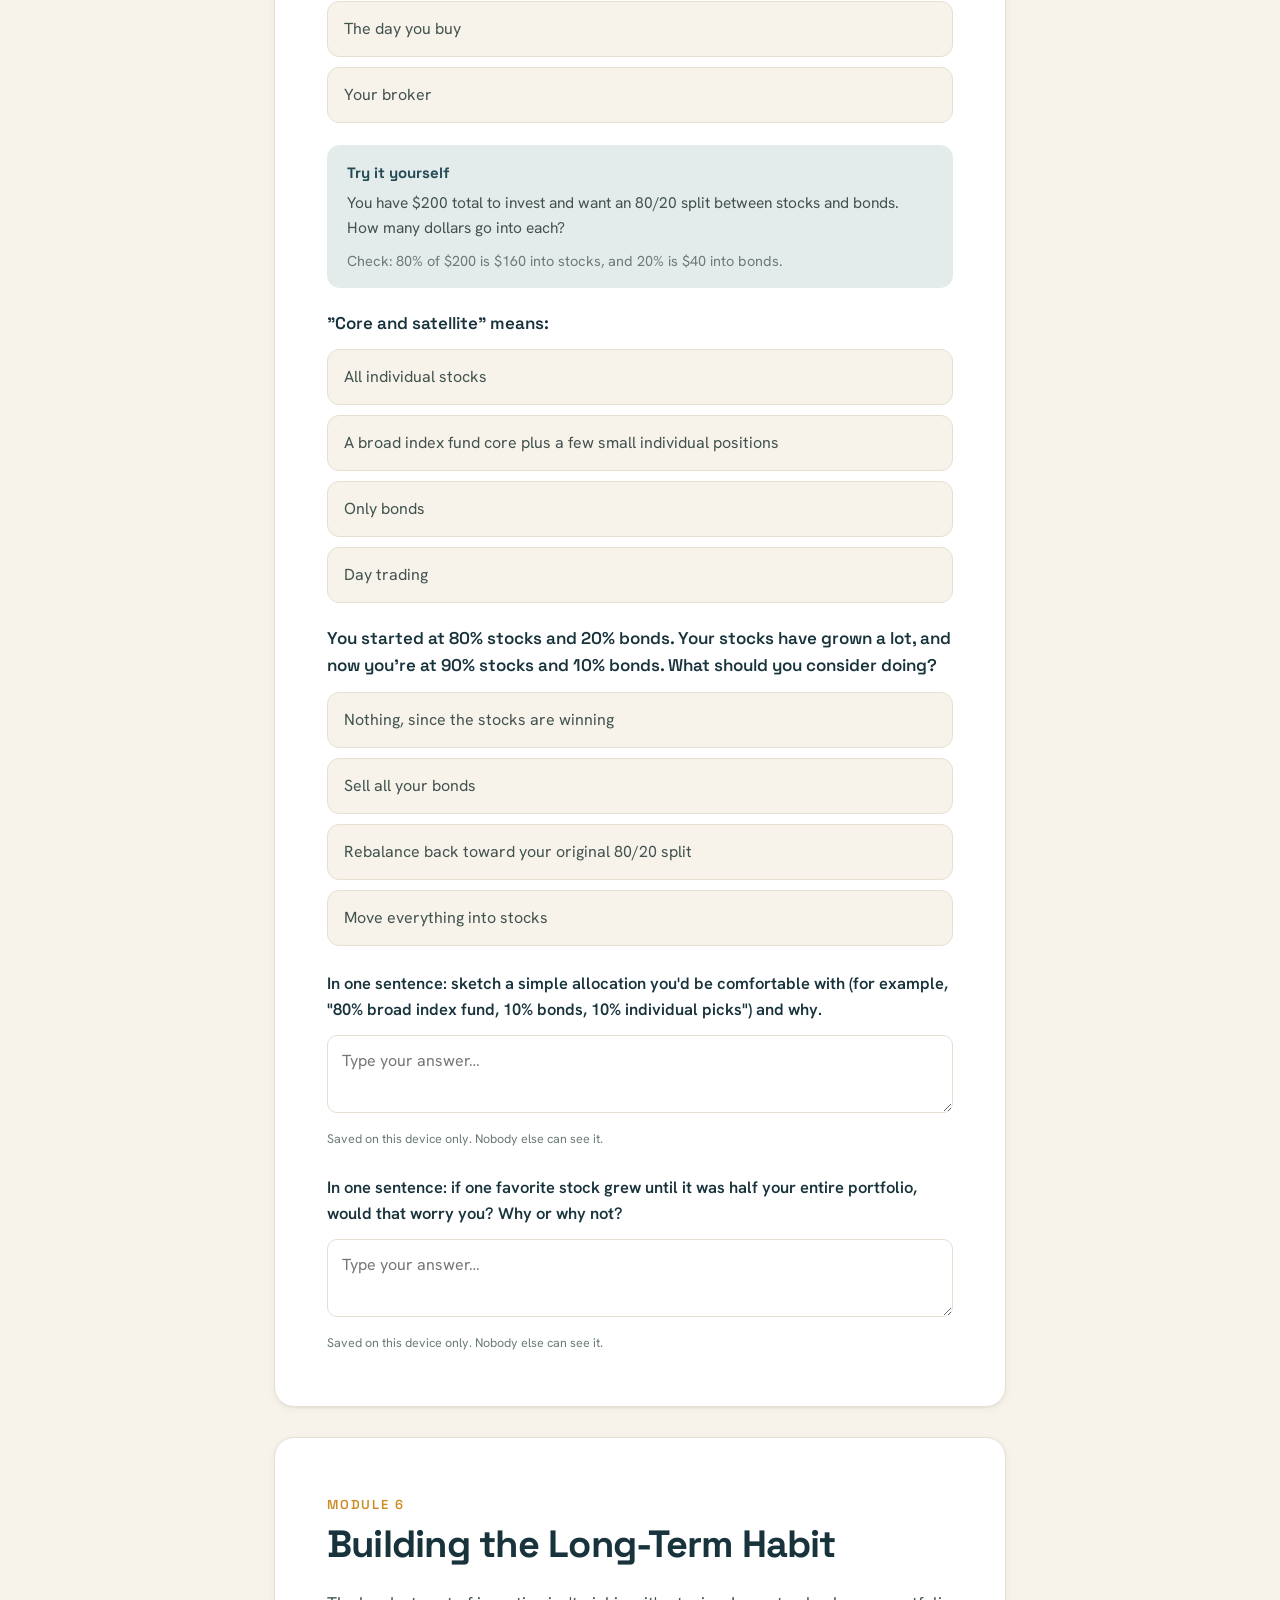
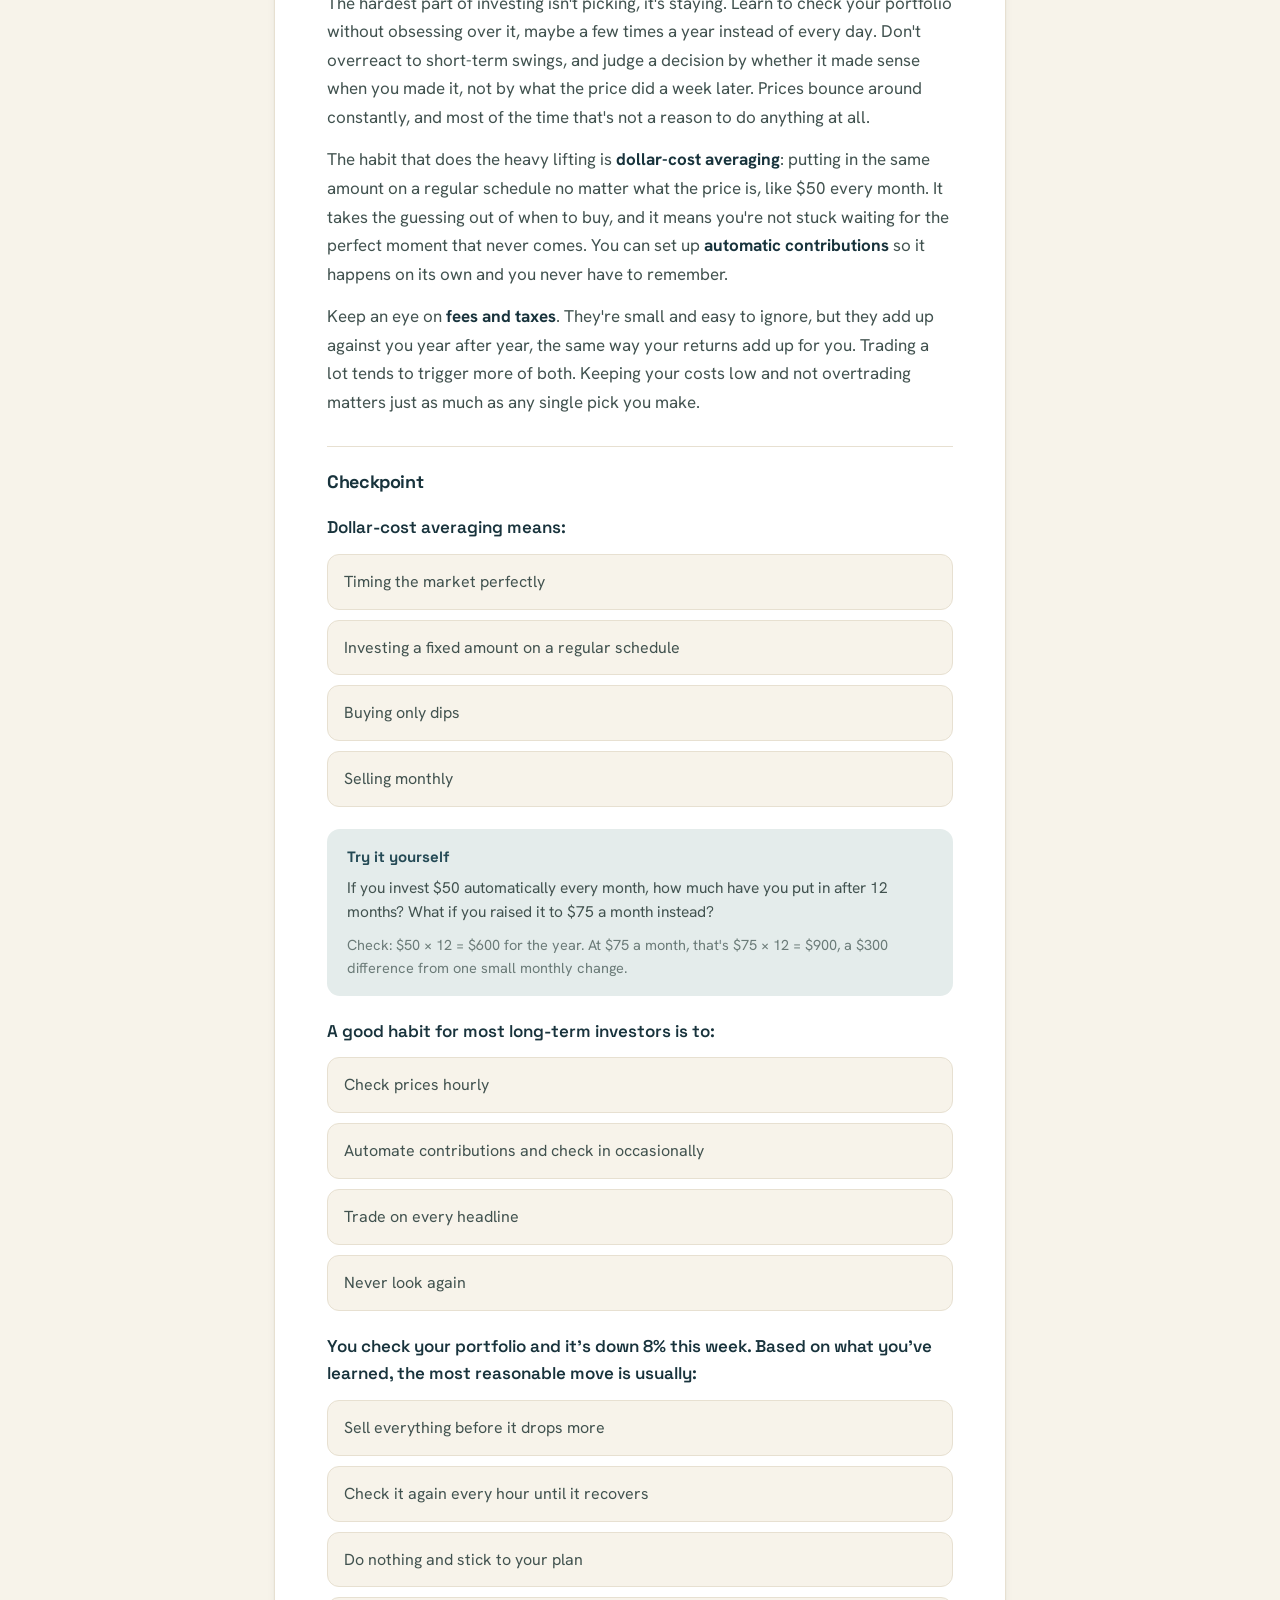
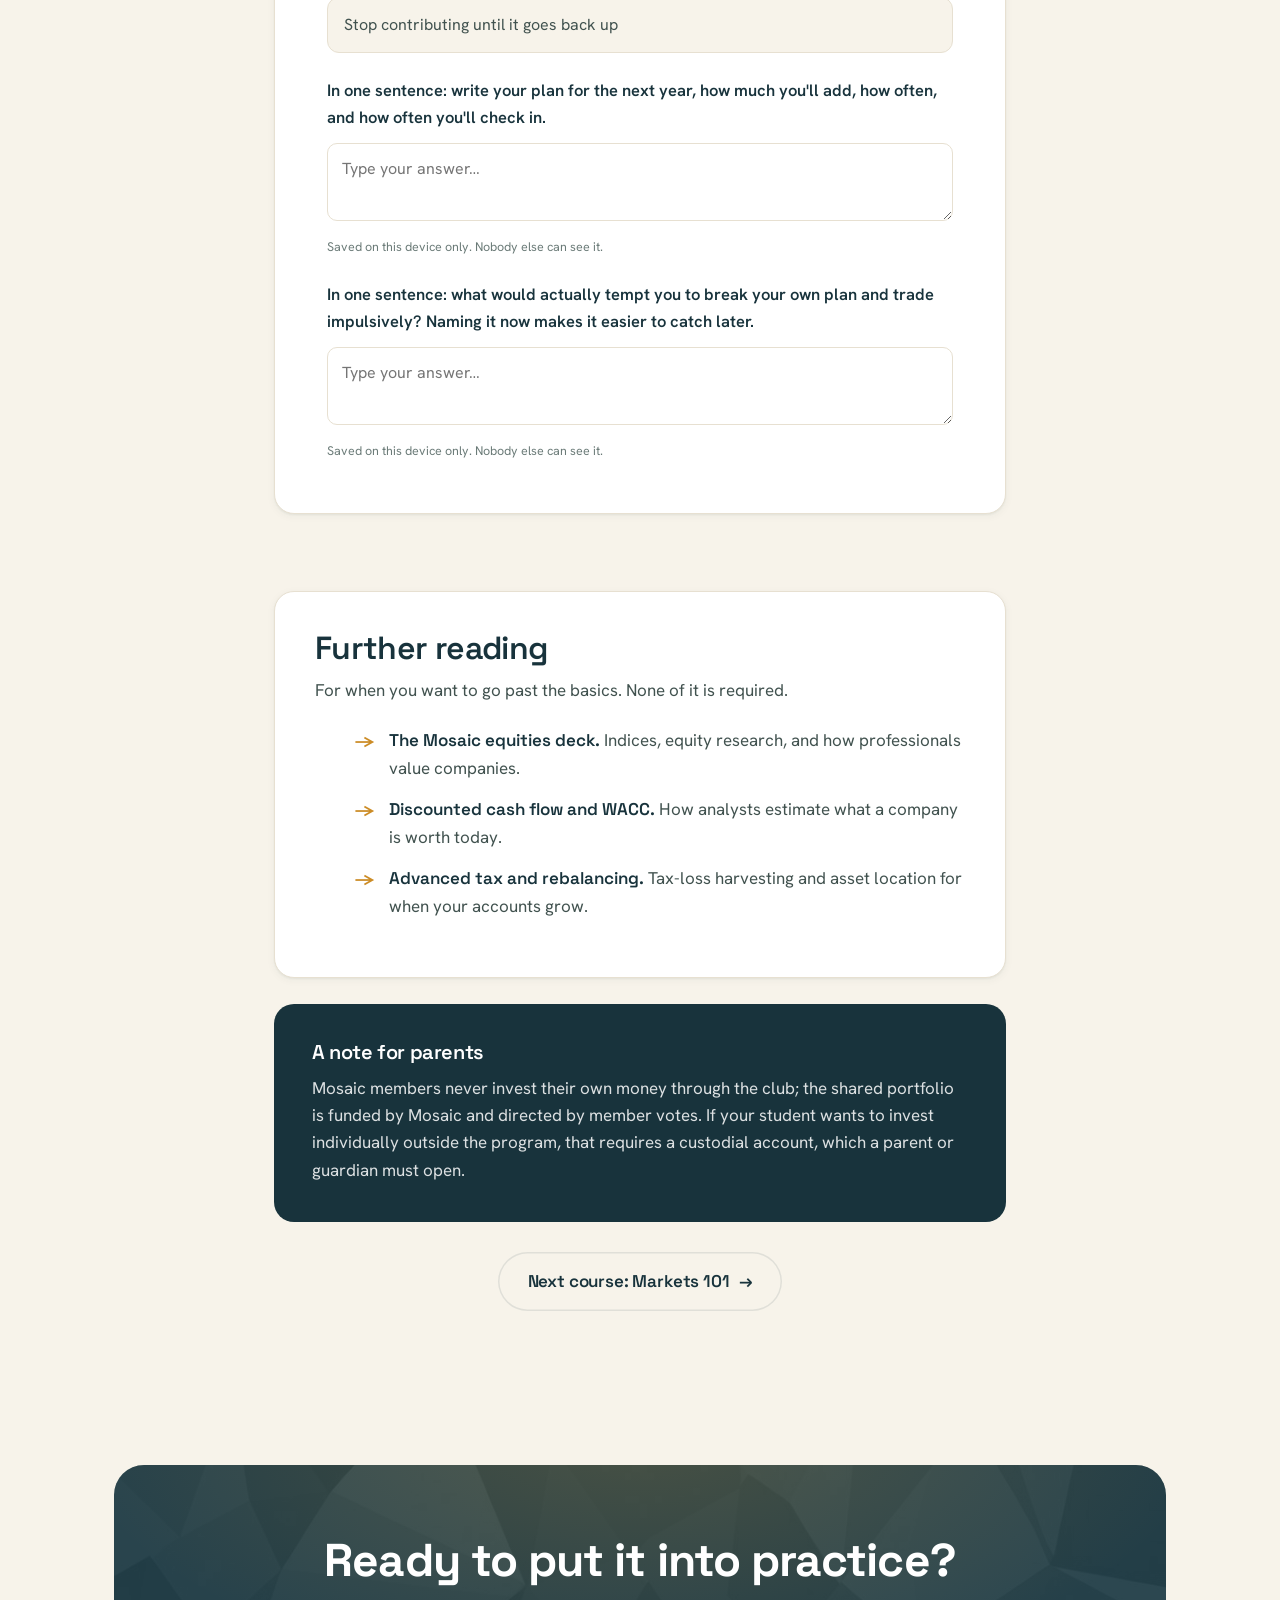
<file: curriculum-foundations.html>
<!DOCTYPE html>
<html lang="en">
<head>
<meta charset="UTF-8">
<meta name="viewport" content="width=device-width, initial-scale=1">
<title>Investing Foundations: Mosaic</title>
<meta name="description" content="Investing Foundations: a free, open six-module course covering compounding, research, risk, accounts, portfolios, and long-term habits, with quick checkpoints.">
<link rel="stylesheet" href="styles.css">
<link rel="stylesheet" href="curriculum.css">
</head>
<body data-screen-label="Curriculum">

<header class="site-header">
  <div class="container header-inner">
    <a class="brand" href="index.html" aria-label="Mosaic home">
      <img src="assets/logo-mark.png" alt="Mosaic logo">
      <span class="wordmark">Mosaic</span>
    </a>
    <nav class="nav" aria-label="Primary">
      <button class="nav-toggle" aria-label="Toggle menu" aria-expanded="false"><span></span></button>
      <ul class="nav-links">
        <li><a href="index.html" data-page="index.html">Home</a></li>
        <li><a href="curriculum.html" data-page="curriculum.html">Curriculum</a></li>
        <li><a href="portfolio.html" data-page="portfolio.html">Portfolio</a></li>
        <li><a href="about.html" data-page="about.html">About Us</a></li>
        <li><a class="btn" href="join.html">Join Now <span class="arr" aria-hidden="true">→</span></a></li>
      </ul>
    </nav>
  </div>
</header>

<main>
  <!-- HERO -->
  <section class="pagehero">
    <div class="container">
      <a class="back-link reveal" href="curriculum.html"><span aria-hidden="true">←</span> All courses</a>
      <p class="eyebrow reveal" data-delay="1" style="margin-top:14px">Course 1</p>
      <h1 class="reveal" data-delay="1">Investing Foundations</h1>
      <p class="cur-lead reveal" data-delay="2">Six short modules that take you from "what is a stock?" to building and keeping a real portfolio. Free and open, no account needed.</p>
    </div>
  </section>

  <!-- MODULE INDEX -->
  <section class="section section--tight">
    <div class="container narrow">
      <div class="mod-index reveal">
        <a class="mi-card" href="#m1"><span class="n">Module 1</span><h3>Foundations</h3><p>Compounding, saving vs. investing, and the Rule of 72.</p></a>
        <a class="mi-card" href="#m2"><span class="n">Module 2</span><h3>The Investing Toolkit</h3><p>What you can buy, fees, and how to research it.</p></a>
        <a class="mi-card" href="#m3"><span class="n">Module 3</span><h3>Risk &amp; Behavior</h3><p>Volatility, time horizon, and the traps that cost you.</p></a>
        <a class="mi-card" href="#m4"><span class="n">Module 4</span><h3>Getting Set Up</h3><p>Brokerages, custodial accounts, and order types.</p></a>
        <a class="mi-card" href="#m5"><span class="n">Module 5</span><h3>Building a Portfolio</h3><p>Allocation, diversification, and position sizing.</p></a>
        <a class="mi-card" href="#m6"><span class="n">Module 6</span><h3>The Long-Term Habit</h3><p>Dollar-cost averaging and a routine you can keep.</p></a>
      </div>
    </div>
  </section>

  <!-- MODULES -->
  <section class="section section--tight" style="padding-top:0">
    <div class="container narrow">

      <!-- MODULE 1 -->
      <article class="module reveal" id="m1">
        <div class="mod-head"><span class="mod-kicker">Module 1</span><h2>Foundations</h2></div>
        <div class="outcome">
          <svg viewBox="0 0 24 24" fill="none" stroke="currentColor" stroke-width="1.9" stroke-linecap="round" stroke-linejoin="round"><circle cx="12" cy="12" r="9"/><circle cx="12" cy="12" r="5"/><circle cx="12" cy="12" r="1.4"/></svg>
          <div><span class="outcome-label">By the end, you'll be able to</span><p>explain why starting early matters more than starting big, and estimate how long money takes to double.</p></div>
        </div>
        <div class="reading">
          <p><b>Compounding</b> is the whole game. It's not just earning a return, it's earning returns on your past returns. Say you put in $100 and it grows 10% to $110. The next year's 10% is on that $110, not the original $100, so it keeps building on itself and speeds up the longer you leave it alone. That's why time is the biggest lever, bigger than how much you start with or which stock you pick. Someone who invests a little as a teenager can end up ahead of someone who invests a lot in their thirties, just from the extra years.</p>
          <p>Saving and investing are different jobs. Saving protects money you'll need soon and keeps it safe and easy to reach, like an emergency fund. Investing grows money you won't need for a long time. And cash sitting in a regular account isn't as safe as it feels, because inflation slowly lowers what it can buy each year, so money that isn't growing is quietly losing ground.</p>
          <p>You don't need a lot to start. A quick tool you'll reuse forever is the <b>Rule of 72</b>: divide 72 by an annual return to estimate how many years it takes your money to double. At 9%, that's about 8 years.</p>
        </div>
        <div class="checkpoint">
          <div class="cp-head"><h3 class="cp-title">Checkpoint</h3><span class="cp-progress"></span></div>
          <div class="quiz">
            <p class="q">At a 9% annual return, roughly how long to double your money?</p>
            <div class="opts">
              <button class="opt" data-correct="false">4 years</button>
              <button class="opt" data-correct="true">8 years</button>
              <button class="opt" data-correct="false">12 years</button>
              <button class="opt" data-correct="false">20 years</button>
            </div>
            <p class="explain">72 ÷ 9 ≈ 8 years. That's the Rule of 72 in action.</p>
          </div>
          <div class="tryit">
            <span class="ti-label">Try it yourself</span>
            <p>Use the Rule of 72 on two more scenarios. Roughly how many years to double your money at a 6% return? What about at a 12% return?</p>
            <p class="ti-check">Check: 72 ÷ 6 ≈ 12 years. 72 ÷ 12 = 6 years. The higher the return, the faster it doubles, which is also why higher returns tend to come with more risk.</p>
          </div>
          <div class="quiz">
            <p class="q">The biggest driver of how much compounding does for you is:</p>
            <div class="opts">
              <button class="opt" data-correct="false">Picking the perfect stock</button>
              <button class="opt" data-correct="false">How much you start with</button>
              <button class="opt" data-correct="true">How long you stay invested</button>
              <button class="opt" data-correct="false">Checking prices often</button>
            </div>
            <p class="explain">Time in the market is the biggest lever, more than the amount or the pick.</p>
          </div>
          <div class="quiz">
            <p class="q">You have $500 sitting in a checking account earning nothing, while prices rise 3% a year. In five years, that same $500:</p>
            <div class="opts">
              <button class="opt" data-correct="false">Is still worth exactly $500</button>
              <button class="opt" data-correct="true">Buys less than it does today</button>
              <button class="opt" data-correct="false">Buys more than it does today</button>
              <button class="opt" data-correct="false">Automatically doubles</button>
            </div>
            <p class="explain">The number in your account stays $500, but inflation means it buys less each year it just sits there.</p>
          </div>
          <div class="response">
            <span class="r-label">Your turn</span>
            <p class="prompt">In one sentence: name one thing you're investing toward, and roughly when you'd need the money.</p>
            <textarea data-key="f-m1" rows="2" placeholder="Type your answer…"></textarea>
            <p class="saved-note">Saved on this device only. Nobody else can see it.</p>
          </div>
          <div class="response">
            <span class="r-label">Your turn</span>
            <p class="prompt">In one sentence: what's one thing you spend money on now that, ten years from now, you probably won't even remember buying?</p>
            <textarea data-key="f-m1b" rows="2" placeholder="Type your answer…"></textarea>
            <p class="saved-note">Saved on this device only. Nobody else can see it.</p>
          </div>
        </div>
      </article>

      <!-- MODULE 2 -->
      <article class="module reveal" id="m2">
        <div class="mod-head"><span class="mod-kicker">Module 2</span><h2>The Investing Toolkit</h2></div>
        <div class="outcome">
          <svg viewBox="0 0 24 24" fill="none" stroke="currentColor" stroke-width="1.9" stroke-linecap="round" stroke-linejoin="round"><path d="M3 7h18M3 12h18M3 17h18"/></svg>
          <div><span class="outcome-label">By the end, you'll be able to</span><p>size up a company or fund with a five-question checklist, and read what a fund actually costs you.</p></div>
        </div>
        <div class="reading">
          <p>Your main building blocks are individual stocks, index funds and ETFs, and bonds. A stock is a share of ownership in one company. A bond is basically a loan to a company or government that pays you interest. An index fund or ETF holds many stocks at once, so a single share gives you a small piece of hundreds of companies.</p>
          <p><b>Diversification</b> is why you don't put all your eggs in one basket. Spreading across many companies means one bad performer doesn't sink your whole portfolio. Index funds are the smart default because they give cheap exposure to the entire market, and most professional managers who try to beat the market don't, while charging more to try. That cost is the <b>expense ratio</b>, the yearly fee a fund takes, shown as a percentage. The gap between a 0.05% and a 1.0% fee sounds tiny but quietly eats a large chunk of your returns over decades.</p>
          <p>When you're analyzing a single company, ask five questions: What does it do? Is it growing? Does it make money? Is it financially healthy? Is the price reasonable? The <b>P/E ratio</b> helps with that last one. It's roughly how much you pay for each dollar the company earns, so a very high number can be a sign a stock is expensive.</p>
        </div>
        <div class="checkpoint">
          <div class="cp-head"><h3 class="cp-title">Checkpoint</h3><span class="cp-progress"></span></div>
          <div class="quiz">
            <p class="q">Two funds track the same index; one charges 1.0%, one charges 0.05%. Over decades, the difference:</p>
            <div class="opts">
              <button class="opt" data-correct="false">Is minimal</button>
              <button class="opt" data-correct="true">Quietly eats a large chunk of returns</button>
              <button class="opt" data-correct="false">Only matters if you're rich</button>
              <button class="opt" data-correct="false">Is illegal</button>
            </div>
            <p class="explain">Small percentage fees compound against you the same way returns compound for you.</p>
          </div>
          <div class="quiz">
            <p class="q">A P/E ratio tells you roughly:</p>
            <div class="opts">
              <button class="opt" data-correct="false">How fast a company grows</button>
              <button class="opt" data-correct="true">How much you pay per dollar of earnings</button>
              <button class="opt" data-correct="false">The dividend</button>
              <button class="opt" data-correct="false">The debt</button>
            </div>
            <p class="explain">P/E is price divided by earnings per share: the price of one dollar of profit.</p>
          </div>
          <div class="tryit">
            <span class="ti-label">Try it yourself</span>
            <p>Company A trades at $60 a share and earns $3 per share a year. Company B also trades at $60 a share, but earns only $1 per share. Work out the P/E ratio for each. Which one is "more expensive" per dollar of profit?</p>
            <p class="ti-check">Check: Company A's P/E is 60 ÷ 3 = 20. Company B's P/E is 60 ÷ 1 = 60. Company B is far more expensive per dollar it actually earns, even though the share prices look the same.</p>
          </div>
          <div class="quiz">
            <p class="q">Two similar companies in the same industry: one has a P/E of 15, the other a P/E of 45. On its own, this means:</p>
            <div class="opts">
              <button class="opt" data-correct="false">The P/E of 15 company is definitely the better buy</button>
              <button class="opt" data-correct="true">The P/E of 45 company is priced for a lot more growth, and deserves a closer look at why</button>
              <button class="opt" data-correct="false">Both are fairly priced automatically</button>
              <button class="opt" data-correct="false">P/E doesn't matter if the companies are similar</button>
            </div>
            <p class="explain">A high P/E isn't automatically bad, but it means the market expects a lot from that company. It's a prompt to dig further, not a final verdict.</p>
          </div>
          <div class="response">
            <span class="r-label">Your turn</span>
            <p class="prompt">In one sentence: name a company or fund you'd research, and the one thing you'd most want to check.</p>
            <textarea data-key="f-m2" rows="2" placeholder="Type your answer…"></textarea>
            <p class="saved-note">Saved on this device only. Nobody else can see it.</p>
          </div>
          <div class="response">
            <span class="r-label">Your turn</span>
            <p class="prompt">In one sentence: name a company or fund you'd want to avoid right now, and why.</p>
            <textarea data-key="f-m2b" rows="2" placeholder="Type your answer…"></textarea>
            <p class="saved-note">Saved on this device only. Nobody else can see it.</p>
          </div>
        </div>
      </article>

      <!-- MODULE 3 -->
      <article class="module reveal" id="m3">
        <div class="mod-head"><span class="mod-kicker">Module 3</span><h2>Risk and Investor Behavior</h2></div>
        <div class="outcome">
          <svg viewBox="0 0 24 24" fill="none" stroke="currentColor" stroke-width="1.9" stroke-linecap="round" stroke-linejoin="round"><path d="M3 17l6-6 4 4 8-8"/><path d="M17 7h4v4"/></svg>
          <div><span class="outcome-label">By the end, you'll be able to</span><p>connect risk, reward, and time horizon, and recognize the behavioral traps that cost investors the most.</p></div>
        </div>
        <div class="reading">
          <p>Risk and reward are linked. The chance at higher returns is exactly why stocks swing more than a savings account, and that swinging, called <b>volatility</b>, is a normal part of investing, not a sign something is broken. Whether volatility matters depends on your <b>time horizon</b>, meaning how long until you need the money. If you won't touch it for ten years, a bad month or even a bad year isn't a big deal, because there's time to recover. If you need it in a few months, that same drop is a real problem. The broad market has fallen 20% or more many times over its history and gone on to recover each time, but only for the people who stayed in.</p>
          <p>A lot of bad investing decisions come from how people react, not from the market itself. Losing money feels worse than making the same amount feels good. That's called <b>loss aversion</b>, and it pushes people to sell after prices have already dropped, locking in the loss. Other people do the opposite and pile into something just because it keeps going up and everyone's talking about it. Both usually end in buying high and selling low.</p>
        </div>
        <div class="checkpoint">
          <div class="cp-head"><h3 class="cp-title">Checkpoint</h3><span class="cp-progress"></span></div>
          <div class="quiz">
            <p class="q">"Loss aversion" means:</p>
            <div class="opts">
              <button class="opt" data-correct="false">You avoid all risk</button>
              <button class="opt" data-correct="true">A loss feels worse than an equal gain feels good</button>
              <button class="opt" data-correct="false">You never sell</button>
              <button class="opt" data-correct="false">You only buy safe assets</button>
            </div>
            <p class="explain">Losses feel about twice as strong as equal gains, which is what drives panic-selling.</p>
          </div>
          <div class="quiz">
            <p class="q">A 20% drop in a broad index over a year is:</p>
            <div class="opts">
              <button class="opt" data-correct="false">A rare disaster</button>
              <button class="opt" data-correct="true">A normal part of investing</button>
              <button class="opt" data-correct="false">A signal to sell everything</button>
              <button class="opt" data-correct="false">Impossible in index funds</button>
            </div>
            <p class="explain">Broad markets fall 20% or more from time to time. It's expected, not a reason to bail.</p>
          </div>
          <div class="quiz">
            <p class="q">A friend texts you that a stock is up 40% this month and you should buy now before you miss out. This is closest to:</p>
            <div class="opts">
              <button class="opt" data-correct="false">A reliable signal to buy immediately</button>
              <button class="opt" data-correct="true">Herd behavior, and a reason to slow down and check the actual thesis</button>
              <button class="opt" data-correct="false">Proof the stock is undervalued</button>
              <button class="opt" data-correct="false">Something that never happens with real investors</button>
            </div>
            <p class="explain">"Everyone's buying it" is exactly the feeling that drives people to buy high. It's a reason to look closer, not a reason to rush in.</p>
          </div>
          <div class="tryit">
            <span class="ti-label">Try it yourself</span>
            <p>Think of a time you made a decision, money or not, mostly because everyone around you was doing it. What happened, and would you decide the same way again?</p>
          </div>
          <div class="response">
            <span class="r-label">Your turn</span>
            <p class="prompt">In one sentence: what would you actually do if your portfolio dropped 20% next month?</p>
            <textarea data-key="f-m3" rows="2" placeholder="Type your answer…"></textarea>
            <p class="saved-note">Saved on this device only. Nobody else can see it.</p>
          </div>
          <div class="response">
            <span class="r-label">Your turn</span>
            <p class="prompt">In one sentence: name something you're saving or investing for that's more than five years away. Does knowing that change how you'd react to a bad month?</p>
            <textarea data-key="f-m3b" rows="2" placeholder="Type your answer…"></textarea>
            <p class="saved-note">Saved on this device only. Nobody else can see it.</p>
          </div>
        </div>
      </article>

      <!-- MODULE 4 -->
      <article class="module reveal" id="m4">
        <div class="mod-head"><span class="mod-kicker">Module 4</span><h2>Getting Set Up to Invest</h2></div>
        <div class="outcome">
          <svg viewBox="0 0 24 24" fill="none" stroke="currentColor" stroke-width="1.9" stroke-linecap="round" stroke-linejoin="round"><rect x="3" y="5" width="18" height="14" rx="2"/><path d="M3 10h18"/></svg>
          <div><span class="outcome-label">By the end, you'll be able to</span><p>map the steps to open an account, and tell the account types apart.</p></div>
        </div>
        <div class="reading">
          <p>A brokerage account is where you hold your investments. Companies like Fidelity, Charles Schwab, and Vanguard all offer them. If you're under 18, you can't open one on your own, so a parent or guardian opens a <b>custodial account</b> and manages it for you until you're an adult, at which point it becomes yours. We have a guide for how you can open a custodial account to start investing as well. </p>
          <p>Once the account is open, you can start investing. When you buy, you choose an order type. A <b>market order</b> buys right away at whatever the price is at that moment. A <b>limit order</b> only buys at the price you set or better, which protects you when a stock is jumping around. <b>Fractional shares</b> let you buy part of an expensive stock, so a company trading at $500 is still reachable with $20 instead of paying for a whole share. It's also worth comparing <b>fees</b> between brokerages before you pick one, since some charge for things others do for free.</p>
          <p>The type of account is a quieter decision that ends up mattering a lot. A regular taxable account is flexible, but you owe taxes on your gains and dividends along the way. If you have a job and earn income, a <b>custodial Roth IRA</b> lets your money grow and come out tax-free later. Over a few decades, skipping those taxes adds up to real money.</p>
        </div>
        <div class="checkpoint">
          <div class="cp-head"><h3 class="cp-title">Checkpoint</h3><span class="cp-progress"></span></div>
          <div class="quiz">
            <p class="q">A limit order:</p>
            <div class="opts">
              <button class="opt" data-correct="false">Buys immediately at any price</button>
              <button class="opt" data-correct="true">Buys only at your set price or better</button>
              <button class="opt" data-correct="false">Is only for pros</button>
              <button class="opt" data-correct="false">Has no fees</button>
            </div>
            <p class="explain">A limit order waits for your price; a market order fills right away at the going price.</p>
          </div>
          <div class="tryit">
            <span class="ti-label">Try it yourself</span>
            <p>Brokerage A charges $0 per trade. Brokerage B charges $5 per trade. If you invest $50 every month for a year, that's 12 trades. How much do fees cost you over the year at each brokerage?</p>
            <p class="ti-check">Check: Brokerage A costs $0 in fees all year. Brokerage B costs 12 × $5 = $60, which is more than one entire month's contribution, just in fees.</p>
          </div>
          <div class="quiz">
            <p class="q">For a teen with a summer job, a custodial Roth IRA is appealing because:</p>
            <div class="opts">
              <button class="opt" data-correct="false">It's free money</button>
              <button class="opt" data-correct="true">Qualified growth and withdrawals can be tax-free later</button>
              <button class="opt" data-correct="false">It has no rules</button>
              <button class="opt" data-correct="false">Parents can't see it</button>
            </div>
            <p class="explain">With earned income, a Roth grows and pays out tax-free if the rules are met, and decades of compounding make that huge.</p>
          </div>
          <div class="quiz">
            <p class="q">You have $30 saved and want to own part of a stock trading at $280 a share. What lets you invest anyway?</p>
            <div class="opts">
              <button class="opt" data-correct="false">Waiting until you have $280</button>
              <button class="opt" data-correct="true">Fractional shares</button>
              <button class="opt" data-correct="false">A limit order</button>
              <button class="opt" data-correct="false">A custodial Roth IRA</button>
            </div>
            <p class="explain">Fractional shares let you buy a slice of an expensive stock with whatever amount you actually have.</p>
          </div>
          <div class="response">
            <span class="r-label">Your turn</span>
            <p class="prompt">In one sentence: which two brokerages would you compare, and on what?</p>
            <textarea data-key="f-m4" rows="2" placeholder="Type your answer…"></textarea>
            <p class="saved-note">Saved on this device only. Nobody else can see it.</p>
          </div>
          <div class="response">
            <span class="r-label">Your turn</span>
            <p class="prompt">In one sentence: given your situation right now, would a regular taxable account or working toward a custodial Roth IRA make more sense for you, and why?</p>
            <textarea data-key="f-m4b" rows="2" placeholder="Type your answer…"></textarea>
            <p class="saved-note">Saved on this device only. Nobody else can see it.</p>
          </div>
        </div>
      </article>

      <!-- MODULE 5 -->
      <article class="module reveal" id="m5">
        <div class="mod-head"><span class="mod-kicker">Module 5</span><h2>Building a Portfolio</h2></div>
        <div class="outcome">
          <svg viewBox="0 0 24 24" fill="none" stroke="currentColor" stroke-width="1.9" stroke-linecap="round" stroke-linejoin="round"><path d="M12 3a9 9 0 1 0 9 9h-9z"/><path d="M12 3v9h9a9 9 0 0 0-9-9z"/></svg>
          <div><span class="outcome-label">By the end, you'll be able to</span><p>assemble a simple diversified portfolio, and explain the allocation you chose.</p></div>
        </div>
        <div class="reading">
          <p>Now let's put the pieces together into one portfolio. Your biggest decision is your <b>asset allocation</b>, which just means how you split your money between stocks and bonds. Stocks are the growth engine, and bonds are steadier and soften the drops. The more time you have before you need the money, the more you can keep in stocks, since you can afford to wait out the rough patches. A teenager investing for the long run might hold mostly stocks, while someone who needs the money soon would hold more bonds.</p>
          <p><b>Diversification</b> means not putting it all in one place, and a broad index fund handles that for you in a single purchase by holding hundreds of companies at once. <b>Position sizing</b> is how much you put in any one thing. No single pick should be big enough to sink you if it goes wrong, so even a favorite company should only be a small slice.</p>
          <p>One common setup is <b>core and satellite</b>: a broad index fund as your core, with a few small individual picks around the edges. Over time your winners grow and throw your mix off balance, say your stocks run up until they're a bigger share than you meant to hold, so every so often you <b>rebalance</b>, meaning you move money back to the split you wanted.</p>
        </div>
        <div class="checkpoint">
          <div class="cp-head"><h3 class="cp-title">Checkpoint</h3><span class="cp-progress"></span></div>
          <div class="quiz">
            <p class="q">The biggest driver of a portfolio's long-run risk and return is usually:</p>
            <div class="opts">
              <button class="opt" data-correct="false">Which individual stocks you pick</button>
              <button class="opt" data-correct="true">Your overall stock and bond allocation</button>
              <button class="opt" data-correct="false">The day you buy</button>
              <button class="opt" data-correct="false">Your broker</button>
            </div>
            <p class="explain">Your high-level allocation drives most of the outcome, more than any single holding.</p>
          </div>
          <div class="tryit">
            <span class="ti-label">Try it yourself</span>
            <p>You have $200 total to invest and want an 80/20 split between stocks and bonds. How many dollars go into each?</p>
            <p class="ti-check">Check: 80% of $200 is $160 into stocks, and 20% is $40 into bonds.</p>
          </div>
          <div class="quiz">
            <p class="q">"Core and satellite" means:</p>
            <div class="opts">
              <button class="opt" data-correct="false">All individual stocks</button>
              <button class="opt" data-correct="true">A broad index fund core plus a few small individual positions</button>
              <button class="opt" data-correct="false">Only bonds</button>
              <button class="opt" data-correct="false">Day trading</button>
            </div>
            <p class="explain">The index core does the heavy lifting; small satellites let you express conviction without betting the farm.</p>
          </div>
          <div class="quiz">
            <p class="q">You started at 80% stocks and 20% bonds. Your stocks have grown a lot, and now you're at 90% stocks and 10% bonds. What should you consider doing?</p>
            <div class="opts">
              <button class="opt" data-correct="false">Nothing, since the stocks are winning</button>
              <button class="opt" data-correct="false">Sell all your bonds</button>
              <button class="opt" data-correct="true">Rebalance back toward your original 80/20 split</button>
              <button class="opt" data-correct="false">Move everything into stocks</button>
            </div>
            <p class="explain">Winners drift your mix away from the risk level you chose. Rebalancing brings it back in line on purpose, rather than by accident.</p>
          </div>
          <div class="response">
            <span class="r-label">Your turn</span>
            <p class="prompt">In one sentence: sketch a simple allocation you'd be comfortable with (for example, "80% broad index fund, 10% bonds, 10% individual picks") and why.</p>
            <textarea data-key="f-m5" rows="2" placeholder="Type your answer…"></textarea>
            <p class="saved-note">Saved on this device only. Nobody else can see it.</p>
          </div>
          <div class="response">
            <span class="r-label">Your turn</span>
            <p class="prompt">In one sentence: if one favorite stock grew until it was half your entire portfolio, would that worry you? Why or why not?</p>
            <textarea data-key="f-m5b" rows="2" placeholder="Type your answer…"></textarea>
            <p class="saved-note">Saved on this device only. Nobody else can see it.</p>
          </div>
        </div>
      </article>

      <!-- MODULE 6 -->
      <article class="module reveal" id="m6">
        <div class="mod-head"><span class="mod-kicker">Module 6</span><h2>Building the Long-Term Habit</h2></div>
        <div class="outcome">
          <svg viewBox="0 0 24 24" fill="none" stroke="currentColor" stroke-width="1.9" stroke-linecap="round" stroke-linejoin="round"><path d="M21 12a9 9 0 1 1-3-6.7"/><path d="M21 4v5h-5"/></svg>
          <div><span class="outcome-label">By the end, you'll be able to</span><p>design an investing routine you can actually keep for a year.</p></div>
        </div>
        <div class="reading">
          <p>The hardest part of investing isn't picking, it's staying. Learn to check your portfolio without obsessing over it, maybe a few times a year instead of every day. Don't overreact to short-term swings, and judge a decision by whether it made sense when you made it, not by what the price did a week later. Prices bounce around constantly, and most of the time that's not a reason to do anything at all.</p>
          <p>The habit that does the heavy lifting is <b>dollar-cost averaging</b>: putting in the same amount on a regular schedule no matter what the price is, like $50 every month. It takes the guessing out of when to buy, and it means you're not stuck waiting for the perfect moment that never comes. You can set up <b>automatic contributions</b> so it happens on its own and you never have to remember.</p>
          <p>Keep an eye on <b>fees and taxes</b>. They're small and easy to ignore, but they add up against you year after year, the same way your returns add up for you. Trading a lot tends to trigger more of both. Keeping your costs low and not overtrading matters just as much as any single pick you make.</p>
        </div>
        <div class="checkpoint">
          <div class="cp-head"><h3 class="cp-title">Checkpoint</h3><span class="cp-progress"></span></div>
          <div class="quiz">
            <p class="q">Dollar-cost averaging means:</p>
            <div class="opts">
              <button class="opt" data-correct="false">Timing the market perfectly</button>
              <button class="opt" data-correct="true">Investing a fixed amount on a regular schedule</button>
              <button class="opt" data-correct="false">Buying only dips</button>
              <button class="opt" data-correct="false">Selling monthly</button>
            </div>
            <p class="explain">You invest the same amount on a schedule regardless of price, which removes the timing guesswork.</p>
          </div>
          <div class="tryit">
            <span class="ti-label">Try it yourself</span>
            <p>If you invest $50 automatically every month, how much have you put in after 12 months? What if you raised it to $75 a month instead?</p>
            <p class="ti-check">Check: $50 × 12 = $600 for the year. At $75 a month, that's $75 × 12 = $900, a $300 difference from one small monthly change.</p>
          </div>
          <div class="quiz">
            <p class="q">A good habit for most long-term investors is to:</p>
            <div class="opts">
              <button class="opt" data-correct="false">Check prices hourly</button>
              <button class="opt" data-correct="true">Automate contributions and check in occasionally</button>
              <button class="opt" data-correct="false">Trade on every headline</button>
              <button class="opt" data-correct="false">Never look again</button>
            </div>
            <p class="explain">Automate the boring part and check in occasionally. Reacting to every headline usually hurts.</p>
          </div>
          <div class="quiz">
            <p class="q">You check your portfolio and it's down 8% this week. Based on what you've learned, the most reasonable move is usually:</p>
            <div class="opts">
              <button class="opt" data-correct="false">Sell everything before it drops more</button>
              <button class="opt" data-correct="false">Check it again every hour until it recovers</button>
              <button class="opt" data-correct="true">Do nothing and stick to your plan</button>
              <button class="opt" data-correct="false">Stop contributing until it goes back up</button>
            </div>
            <p class="explain">A week is short-term noise. Unless something about your actual plan changed, there's usually nothing to do.</p>
          </div>
          <div class="response">
            <span class="r-label">Your turn</span>
            <p class="prompt">In one sentence: write your plan for the next year, how much you'll add, how often, and how often you'll check in.</p>
            <textarea data-key="f-m6" rows="2" placeholder="Type your answer…"></textarea>
            <p class="saved-note">Saved on this device only. Nobody else can see it.</p>
          </div>
          <div class="response">
            <span class="r-label">Your turn</span>
            <p class="prompt">In one sentence: what would actually tempt you to break your own plan and trade impulsively? Naming it now makes it easier to catch later.</p>
            <textarea data-key="f-m6b" rows="2" placeholder="Type your answer…"></textarea>
            <p class="saved-note">Saved on this device only. Nobody else can see it.</p>
          </div>
        </div>
      </article>

    </div>
  </section>

  <!-- FURTHER READING + PARENT NOTE -->
  <section class="section section--tight" style="padding-top:0">
    <div class="container narrow">
      <div class="further reveal">
        <h2>Further reading</h2>
        <p>For when you want to go past the basics. None of it is required.</p>
        <ul>
          <li><span class="arr2">→</span><span><b>The Mosaic equities deck.</b> Indices, equity research, and how professionals value companies.</span></li>
          <li><span class="arr2">→</span><span><b>Discounted cash flow and WACC.</b> How analysts estimate what a company is worth today.</span></li>
          <li><span class="arr2">→</span><span><b>Advanced tax and rebalancing.</b> Tax-loss harvesting and asset location for when your accounts grow.</span></li>
        </ul>
      </div>

      <div class="parent-note reveal">
        <h3>A note for parents</h3>
        <p>Mosaic members never invest their own money through the club; the shared portfolio is funded by Mosaic and directed by member votes. If your student wants to invest individually outside the program, that requires a custodial account, which a parent or guardian must open.</p>
      </div>

      <div class="reveal" style="margin-top:30px;text-align:center">
        <a class="btn btn--ghost btn--lg" href="curriculum-markets.html">Next course: Markets 101 <span class="arr" aria-hidden="true">→</span></a>
      </div>
    </div>
  </section>

  <!-- CTA -->
  <section class="section section--tight">
    <div class="container">
      <div class="cta-band reveal">
        <h2>Ready to put it into practice?</h2>
        <p>Mosaic members pitch and vote on a real, shared portfolio. Open to high schoolers 18 and under, anywhere in the world.</p>
        <div class="hero-cta">
          <a class="btn btn--gold btn--lg" href="join.html">Join Now <span class="arr" aria-hidden="true">→</span></a>
          <a class="btn btn--on-teal-ghost btn--lg" href="portfolio.html">See the portfolio</a>
        </div>
      </div>
    </div>
  </section>
</main>

<footer class="site-footer">
  <div class="container">
    <div class="footer-top">
      <div class="footer-brand">
        <a class="brand" href="index.html" aria-label="Mosaic home">
          <img src="assets/logo-mark-light.png" alt="Mosaic logo">
          <span class="wordmark">Mosaic</span>
        </a>
        <p>A student-led investment nonprofit teaching teens financial literacy through real investing.</p>
      </div>
      <div class="footer-col">
        <h4>Explore</h4>
        <ul>
          <li><a href="index.html">Home</a></li>
          <li><a href="curriculum.html">Curriculum</a></li>
          <li><a href="portfolio.html">Portfolio</a></li>
          <li><a href="about.html">About Us</a></li>
          <li><a href="join.html">Join Now</a></li>
        </ul>
      </div>
      <div class="footer-col">
        <h4>Get involved</h4>
        <ul>
          <li><a href="join.html">Become a member</a></li>
          <li><a href="about.html">Why join</a></li>
          <li><a href="mailto:hello@mosaicinvest.org">Contact us</a></li>
          <li><a href="join.html">Partner with us</a></li>
          <li><a href="portfolio.html#members">Member login</a></li>
        </ul>
      </div>
    </div>
    <div class="footer-bot">
      <span>© <span id="year">2026</span> Mosaic. A registered Washington State nonprofit corporation.</span>
      <span class="badge">Built by students, for students</span>
    </div>
  </div>
</footer>

<script src="site.js"></script>
<script src="curriculum.js"></script>
</body>
</html>
</file>
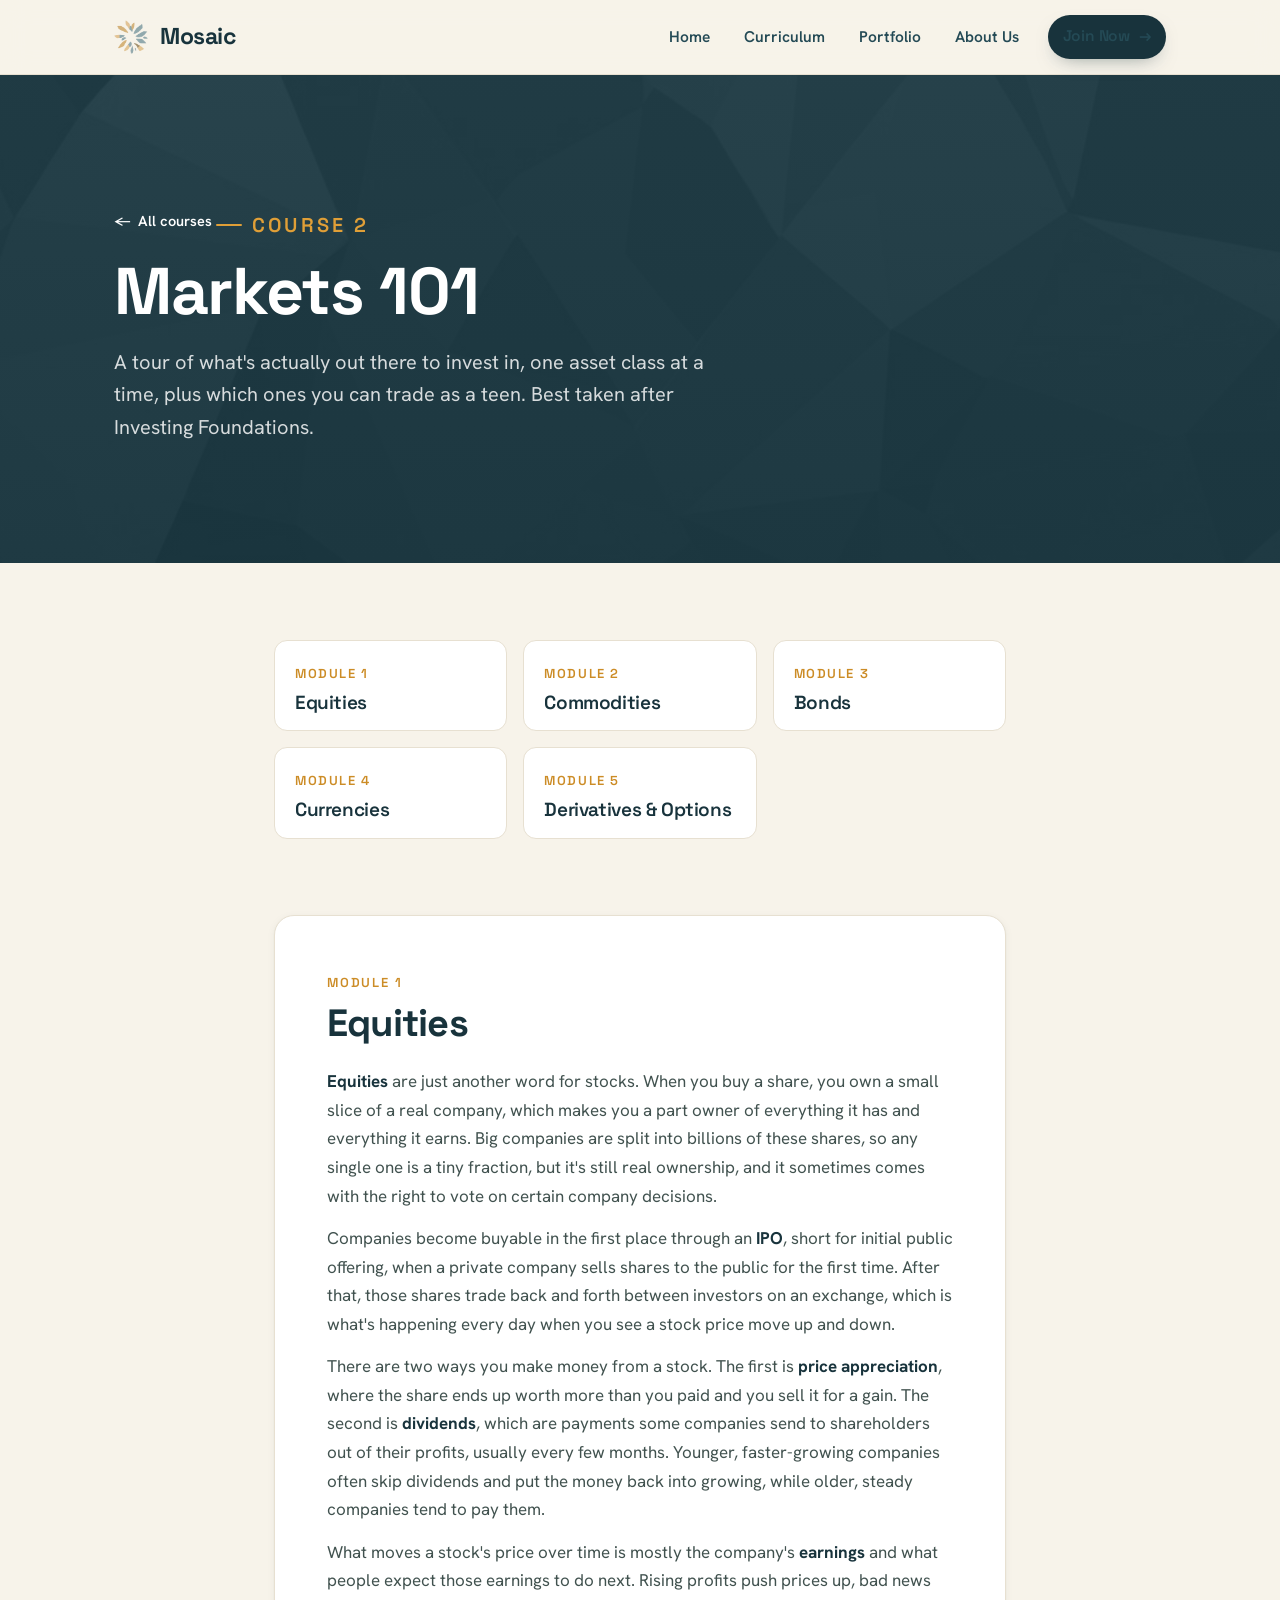
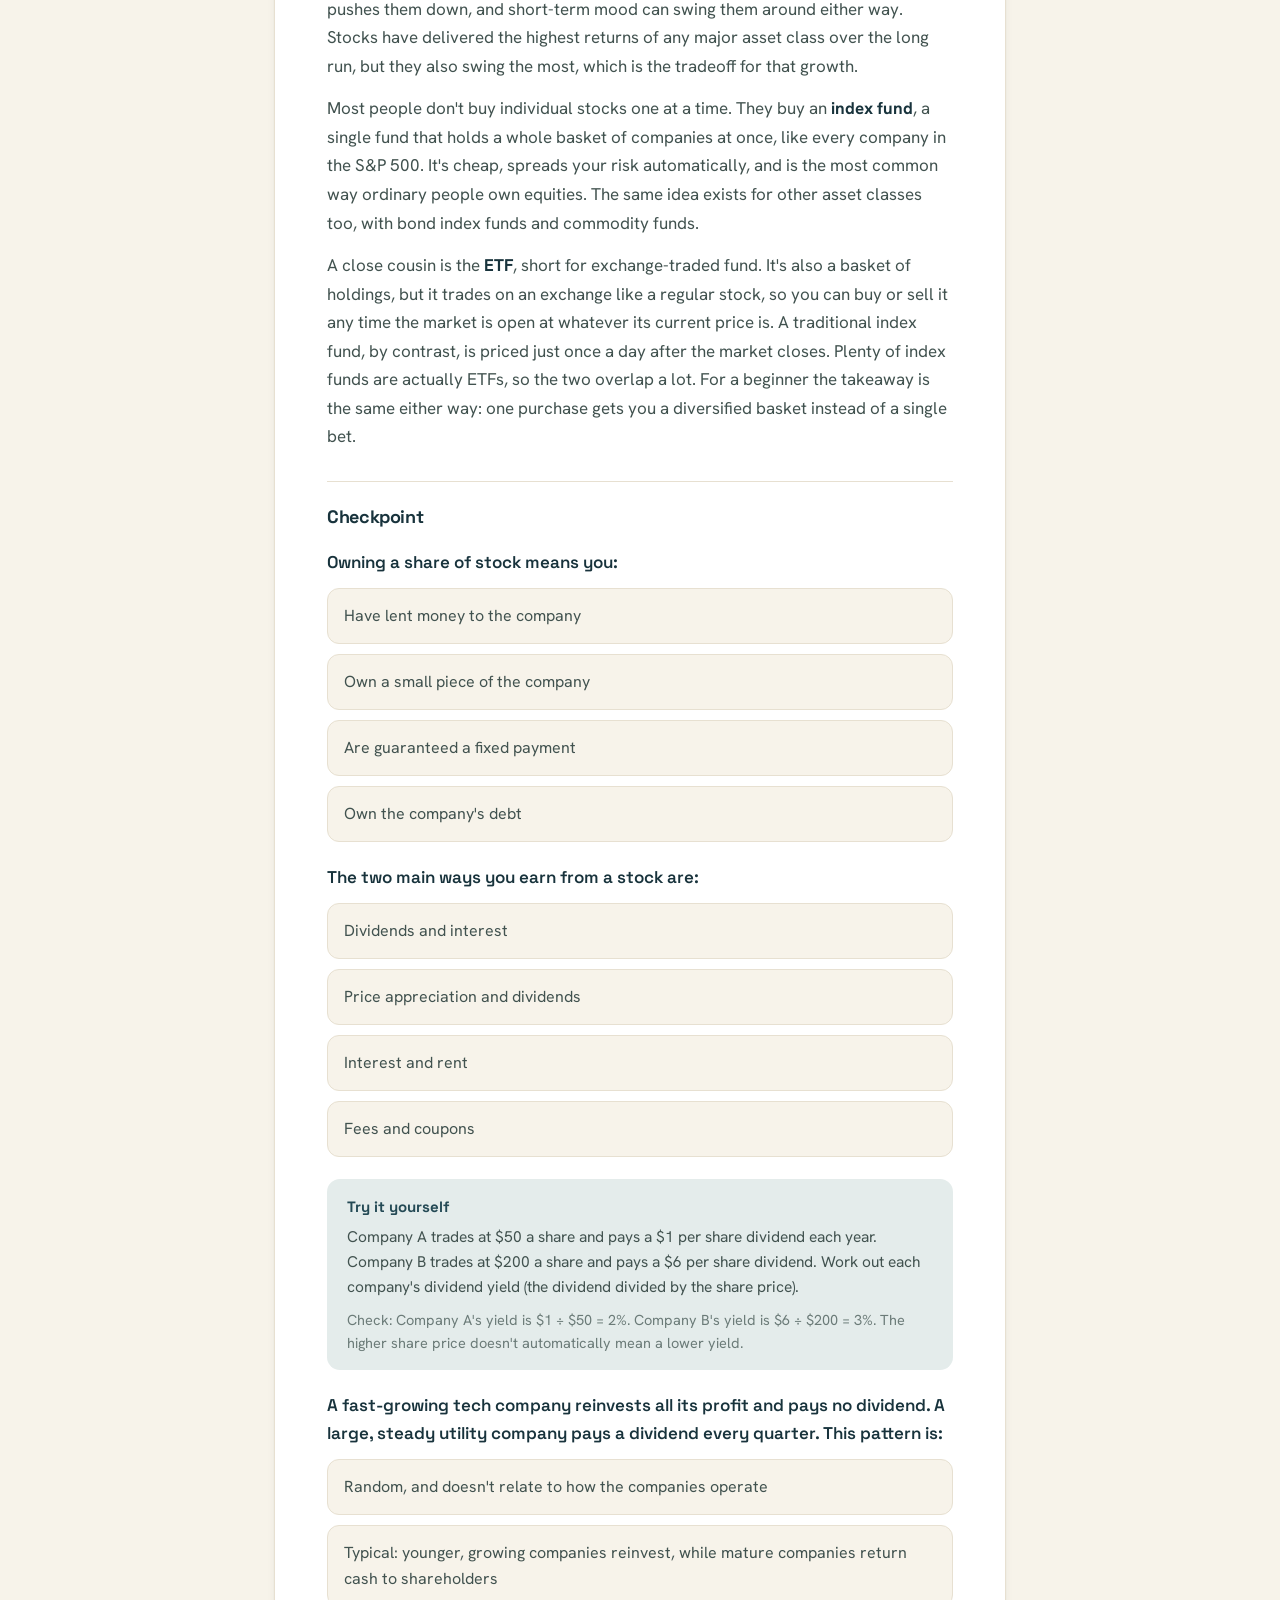
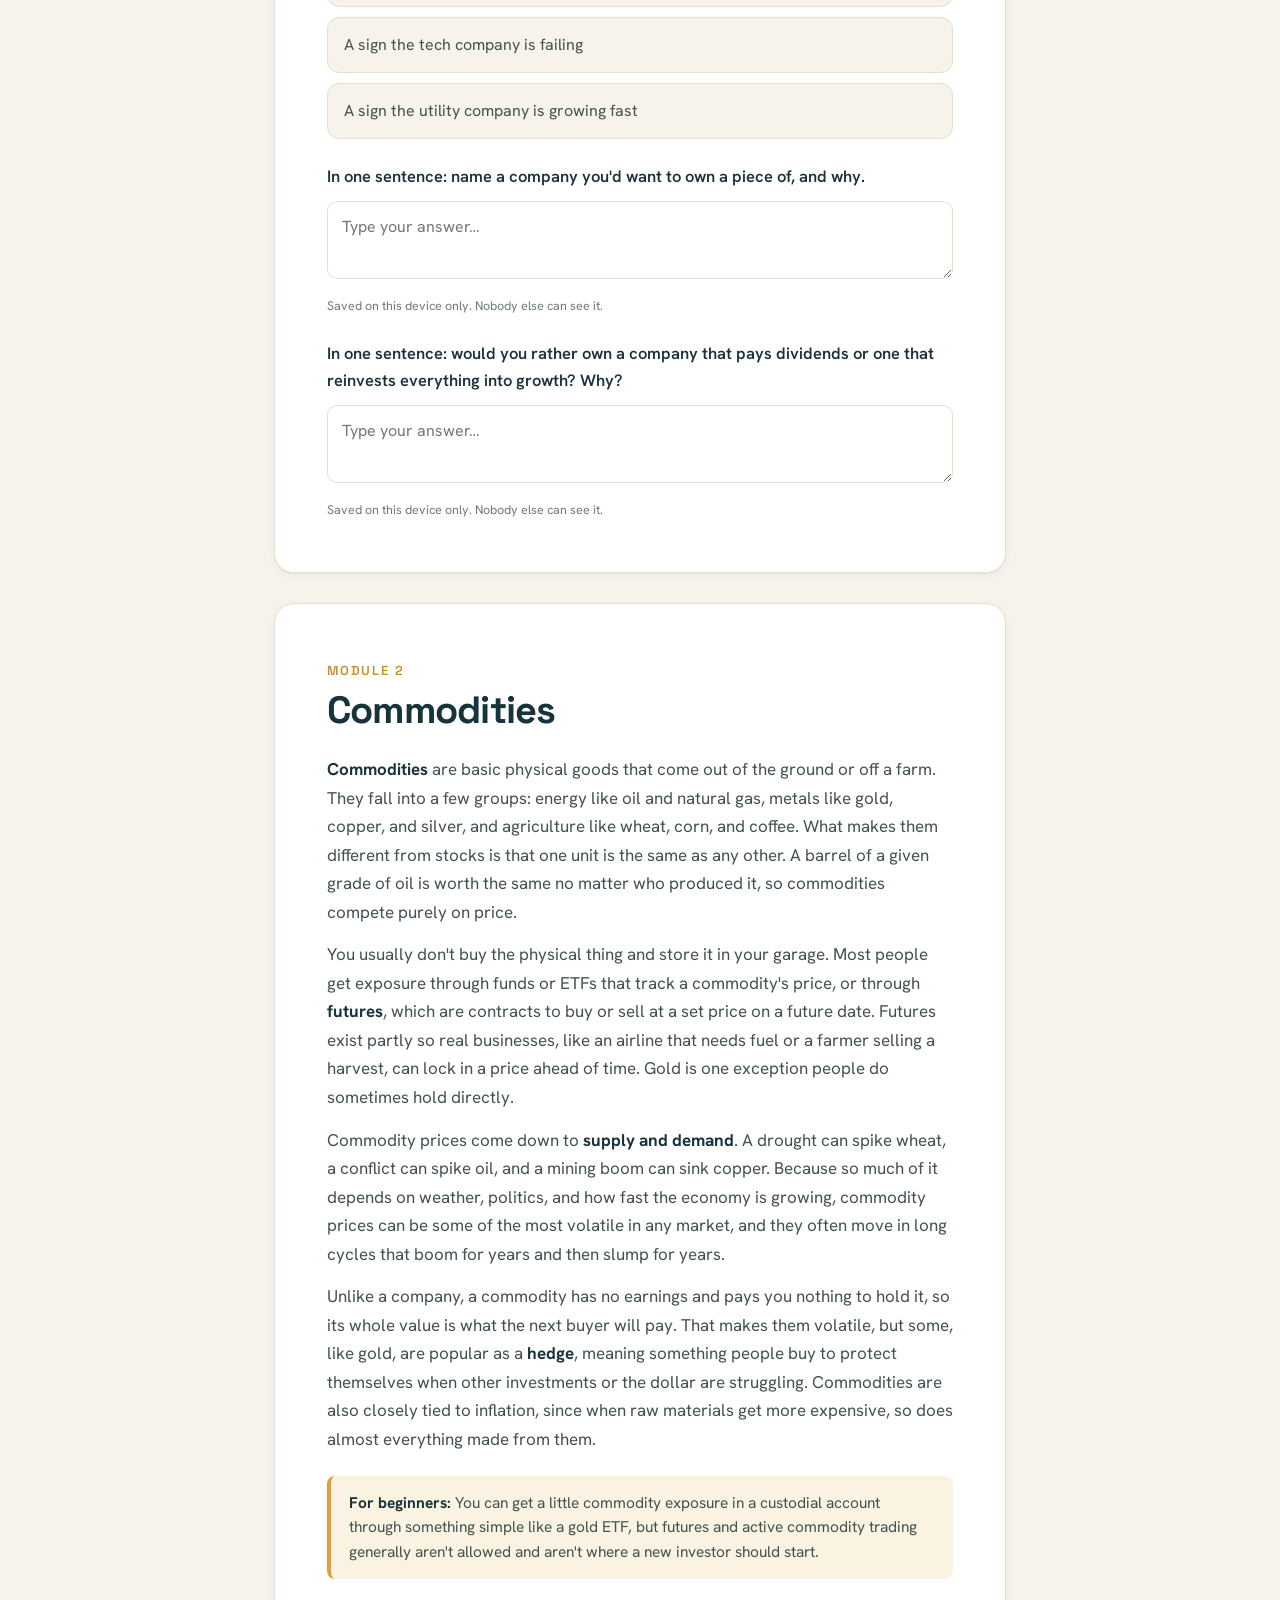
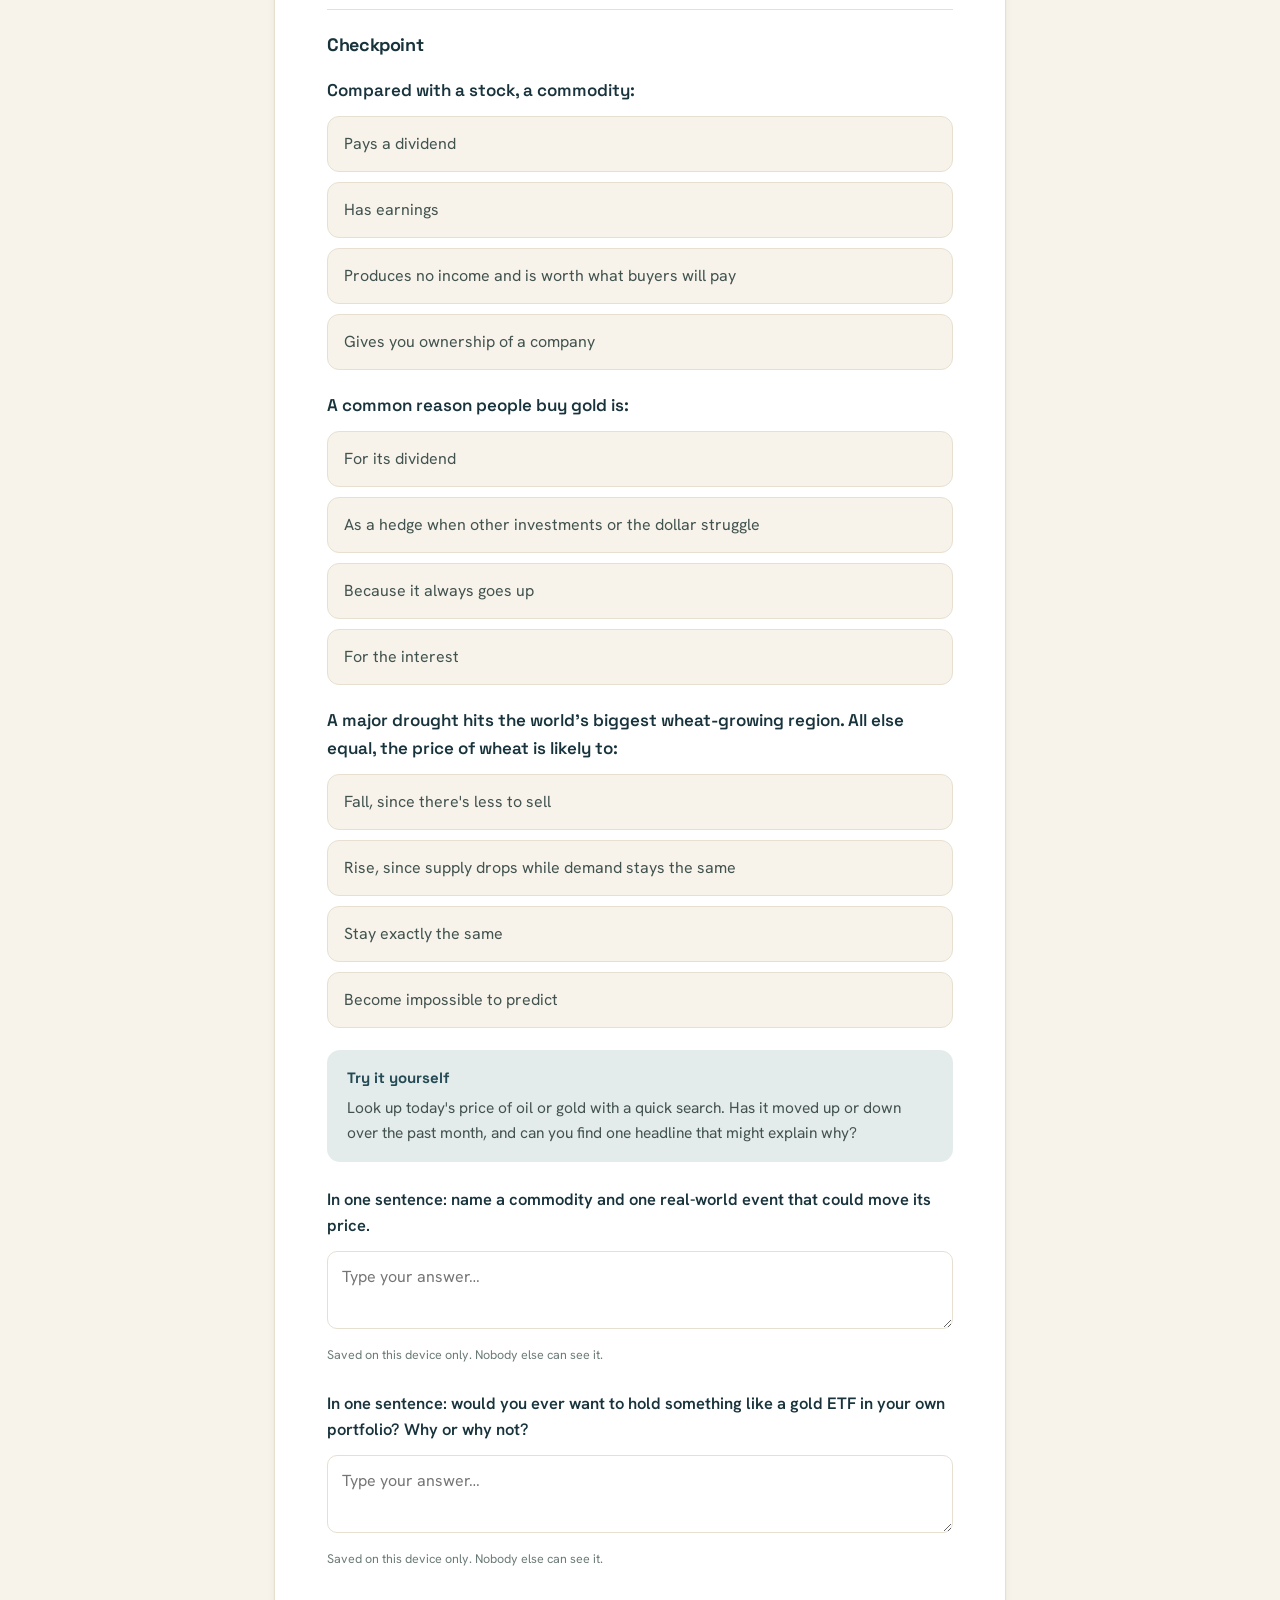
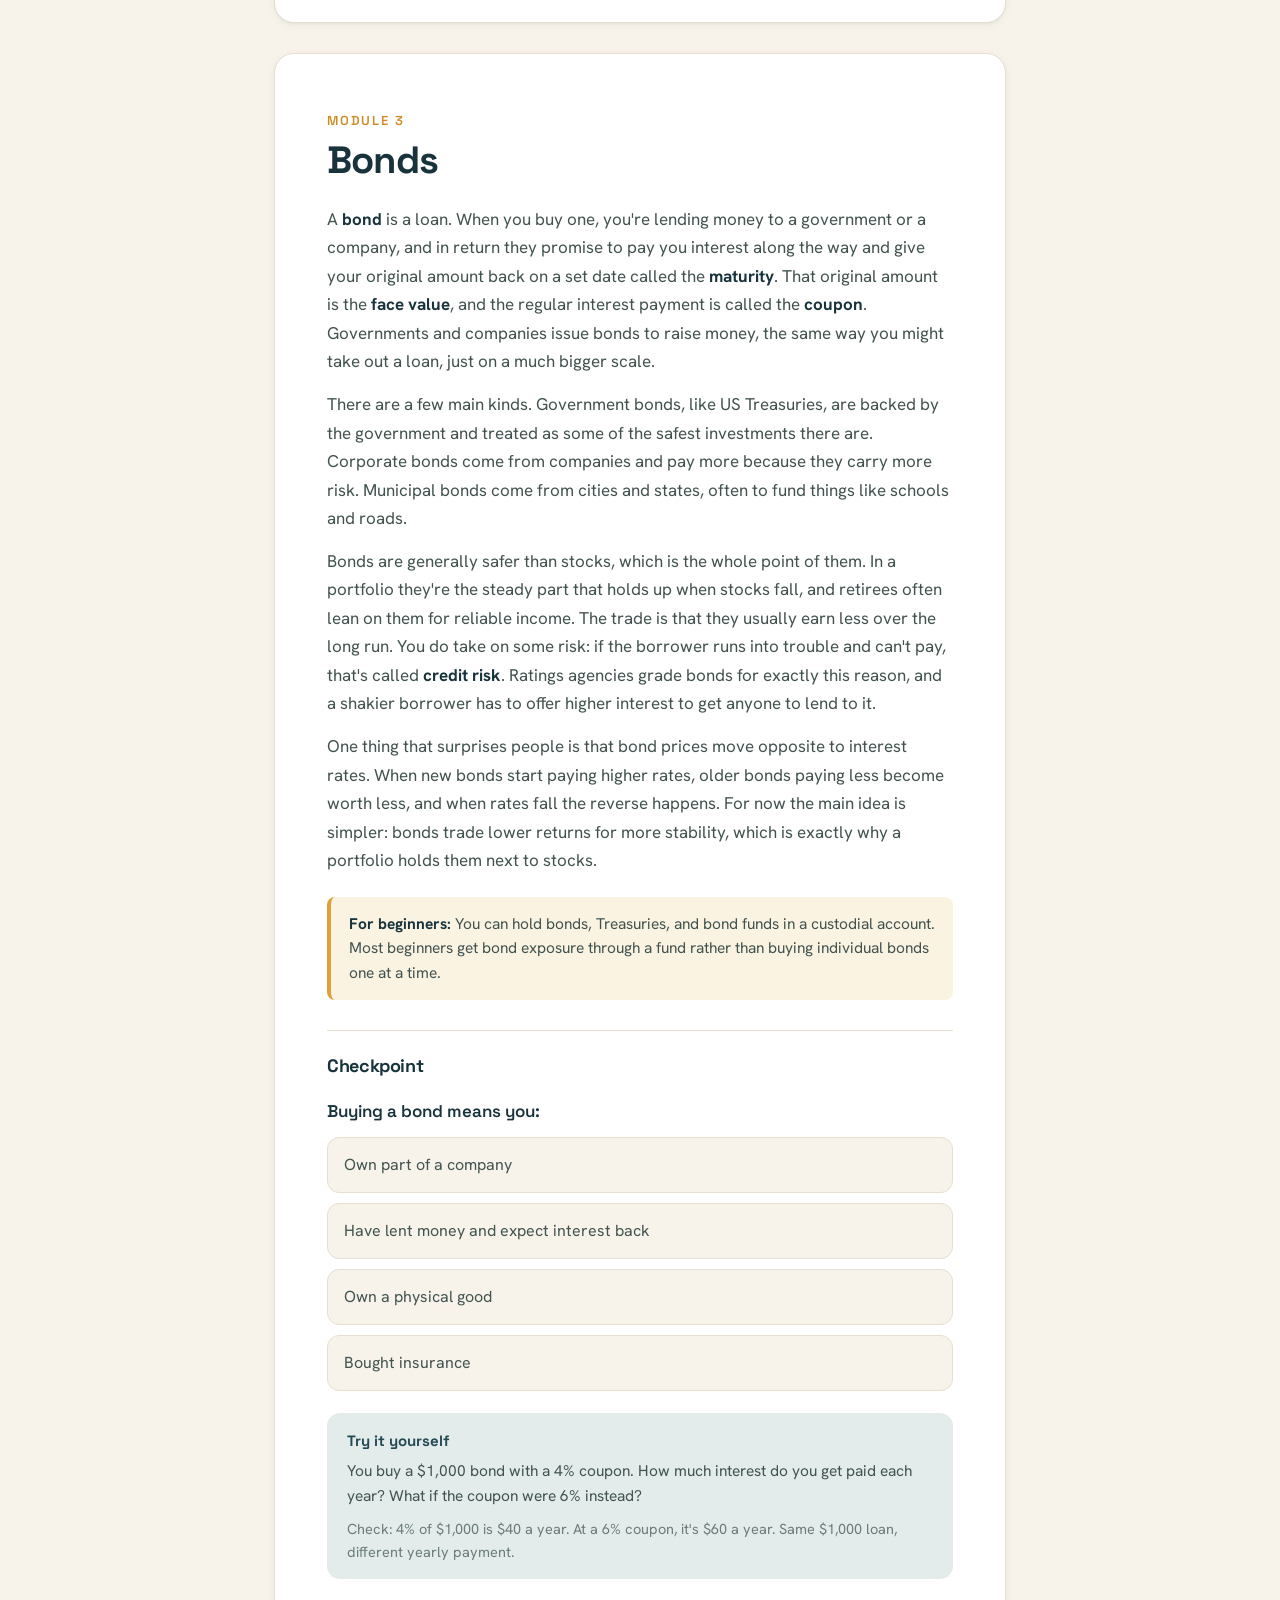
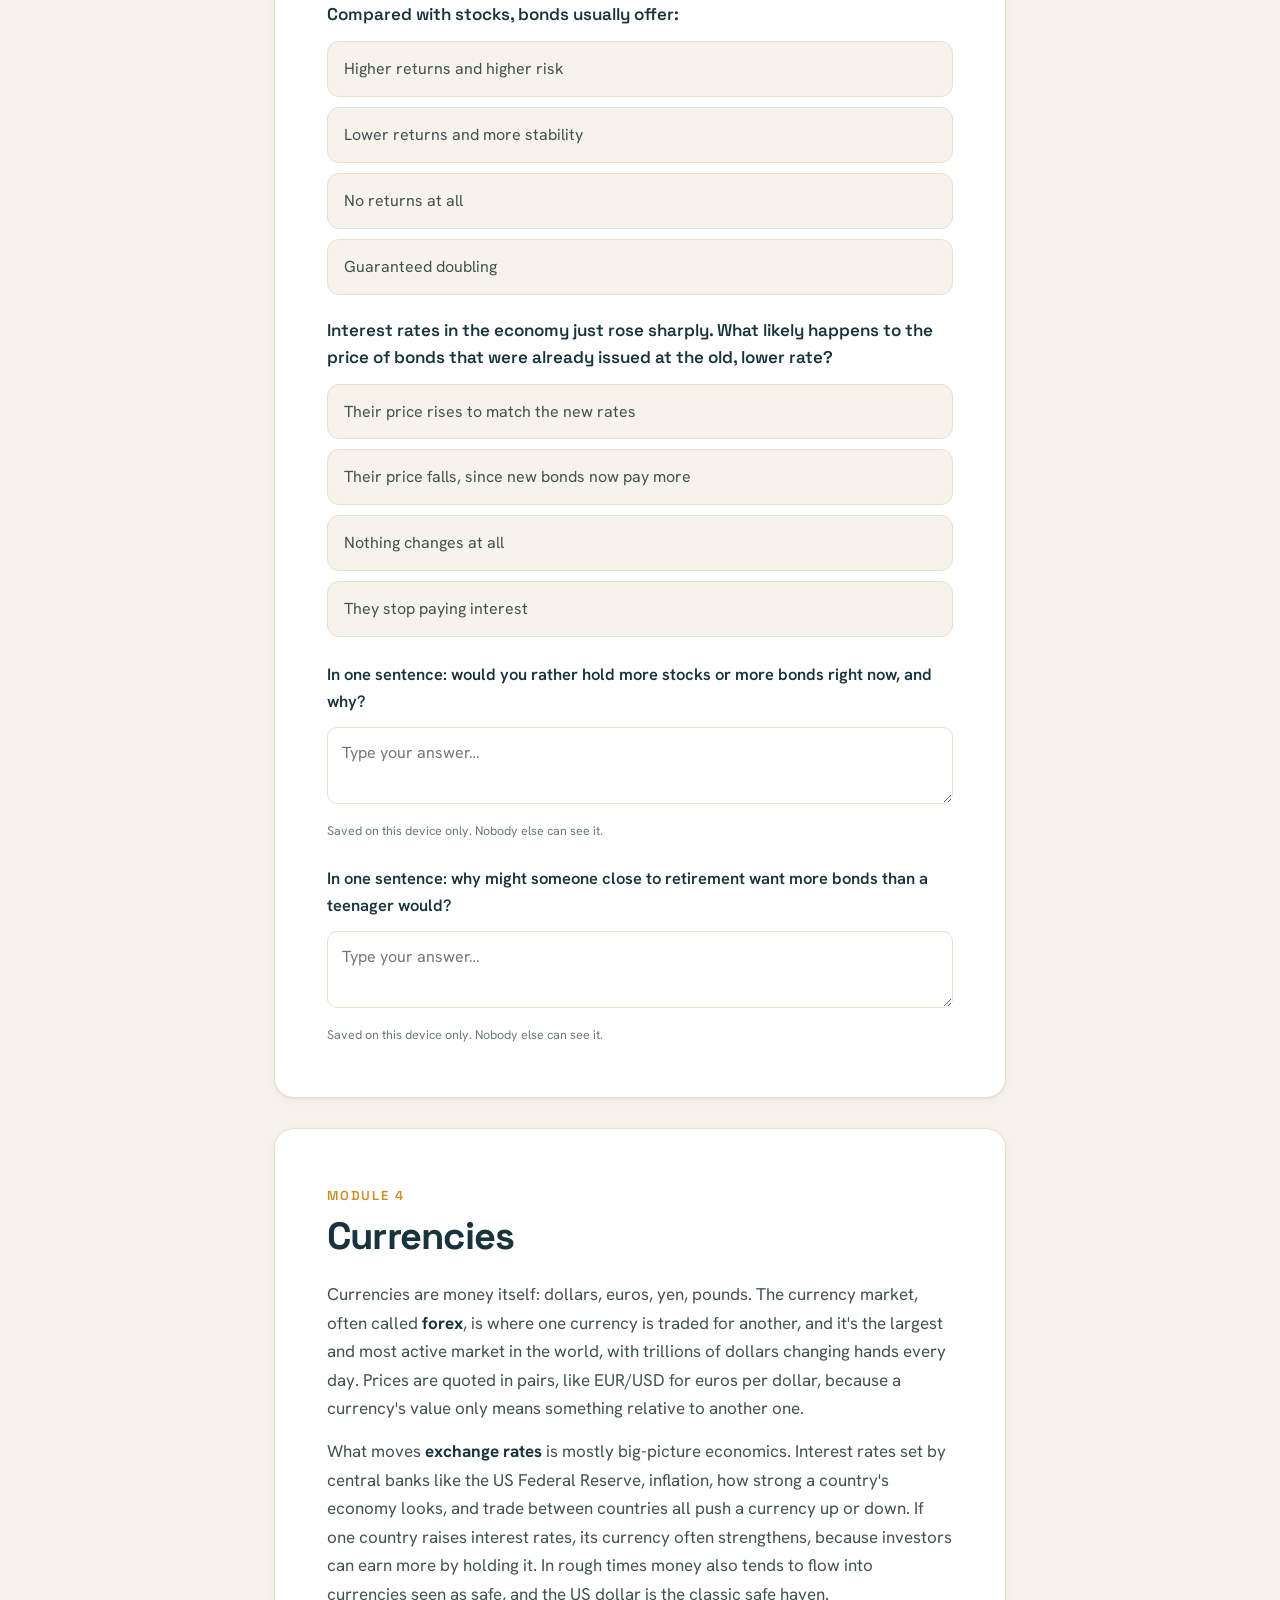
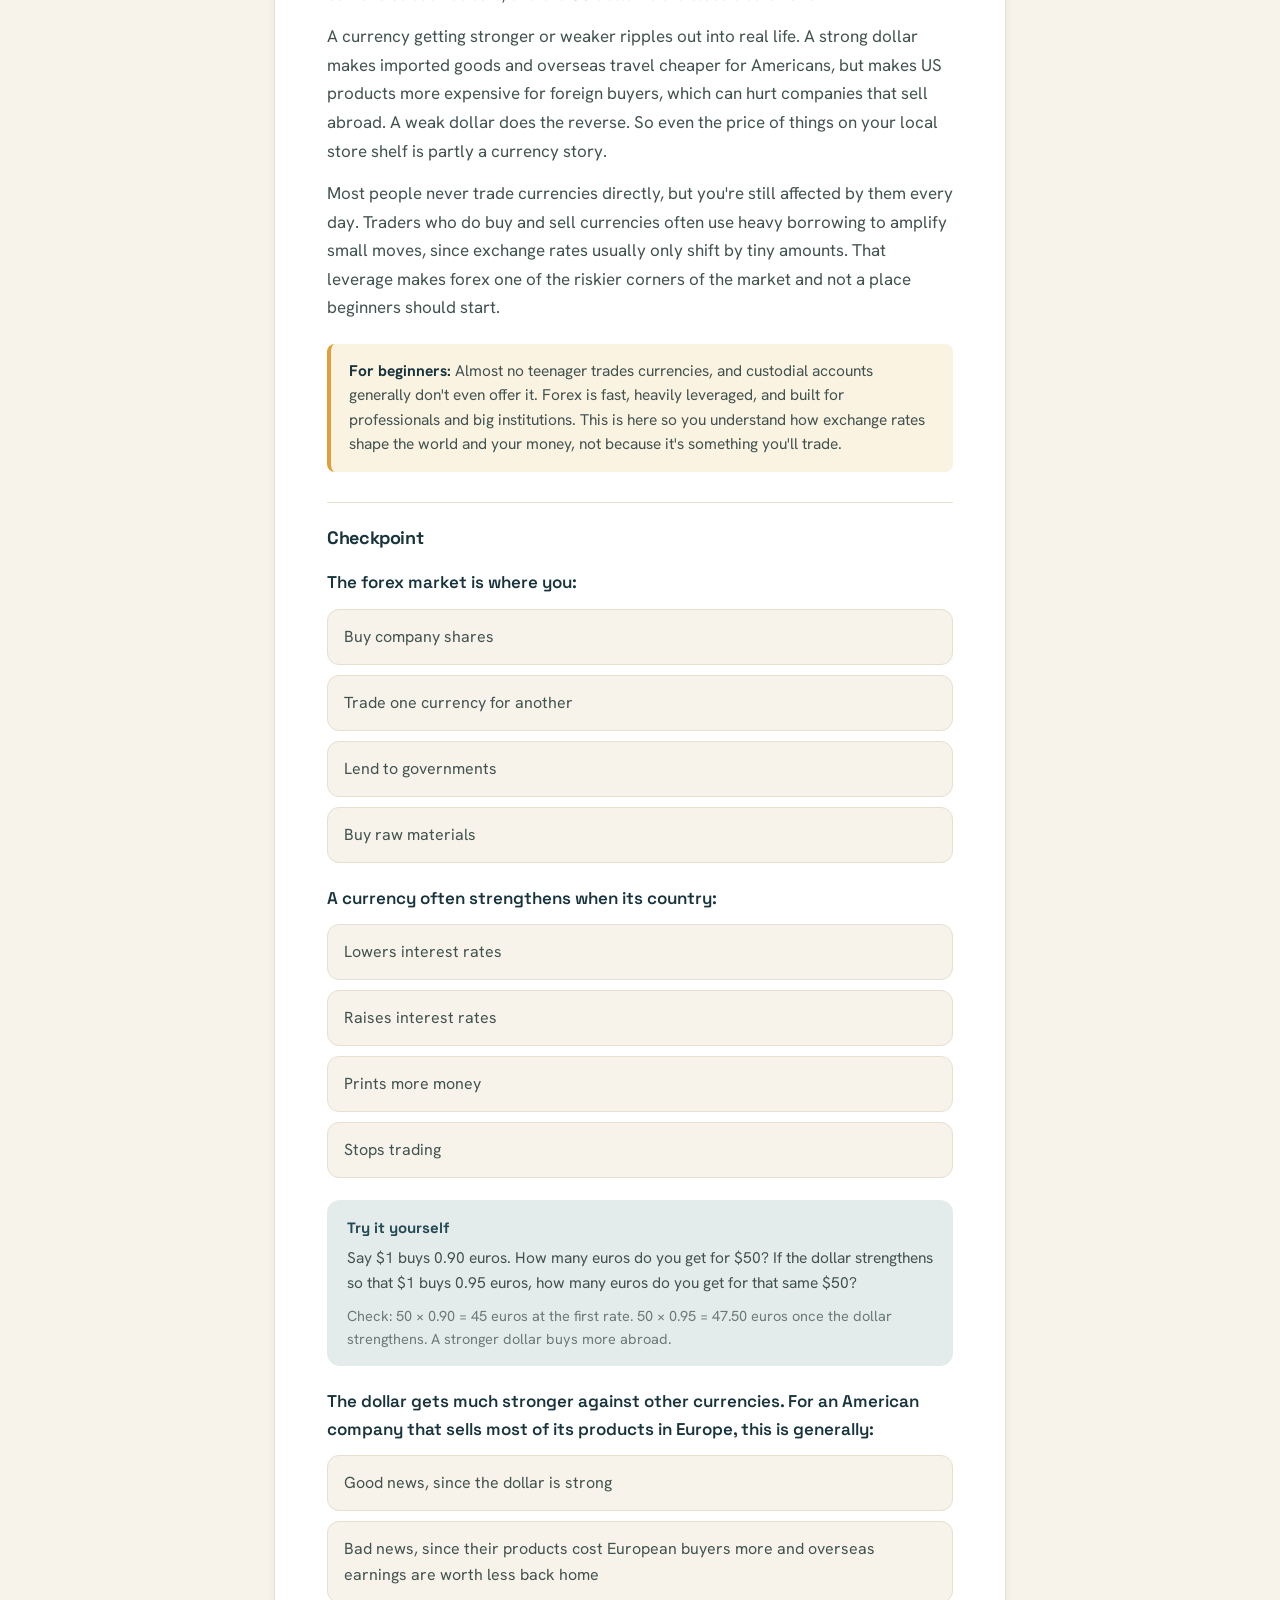
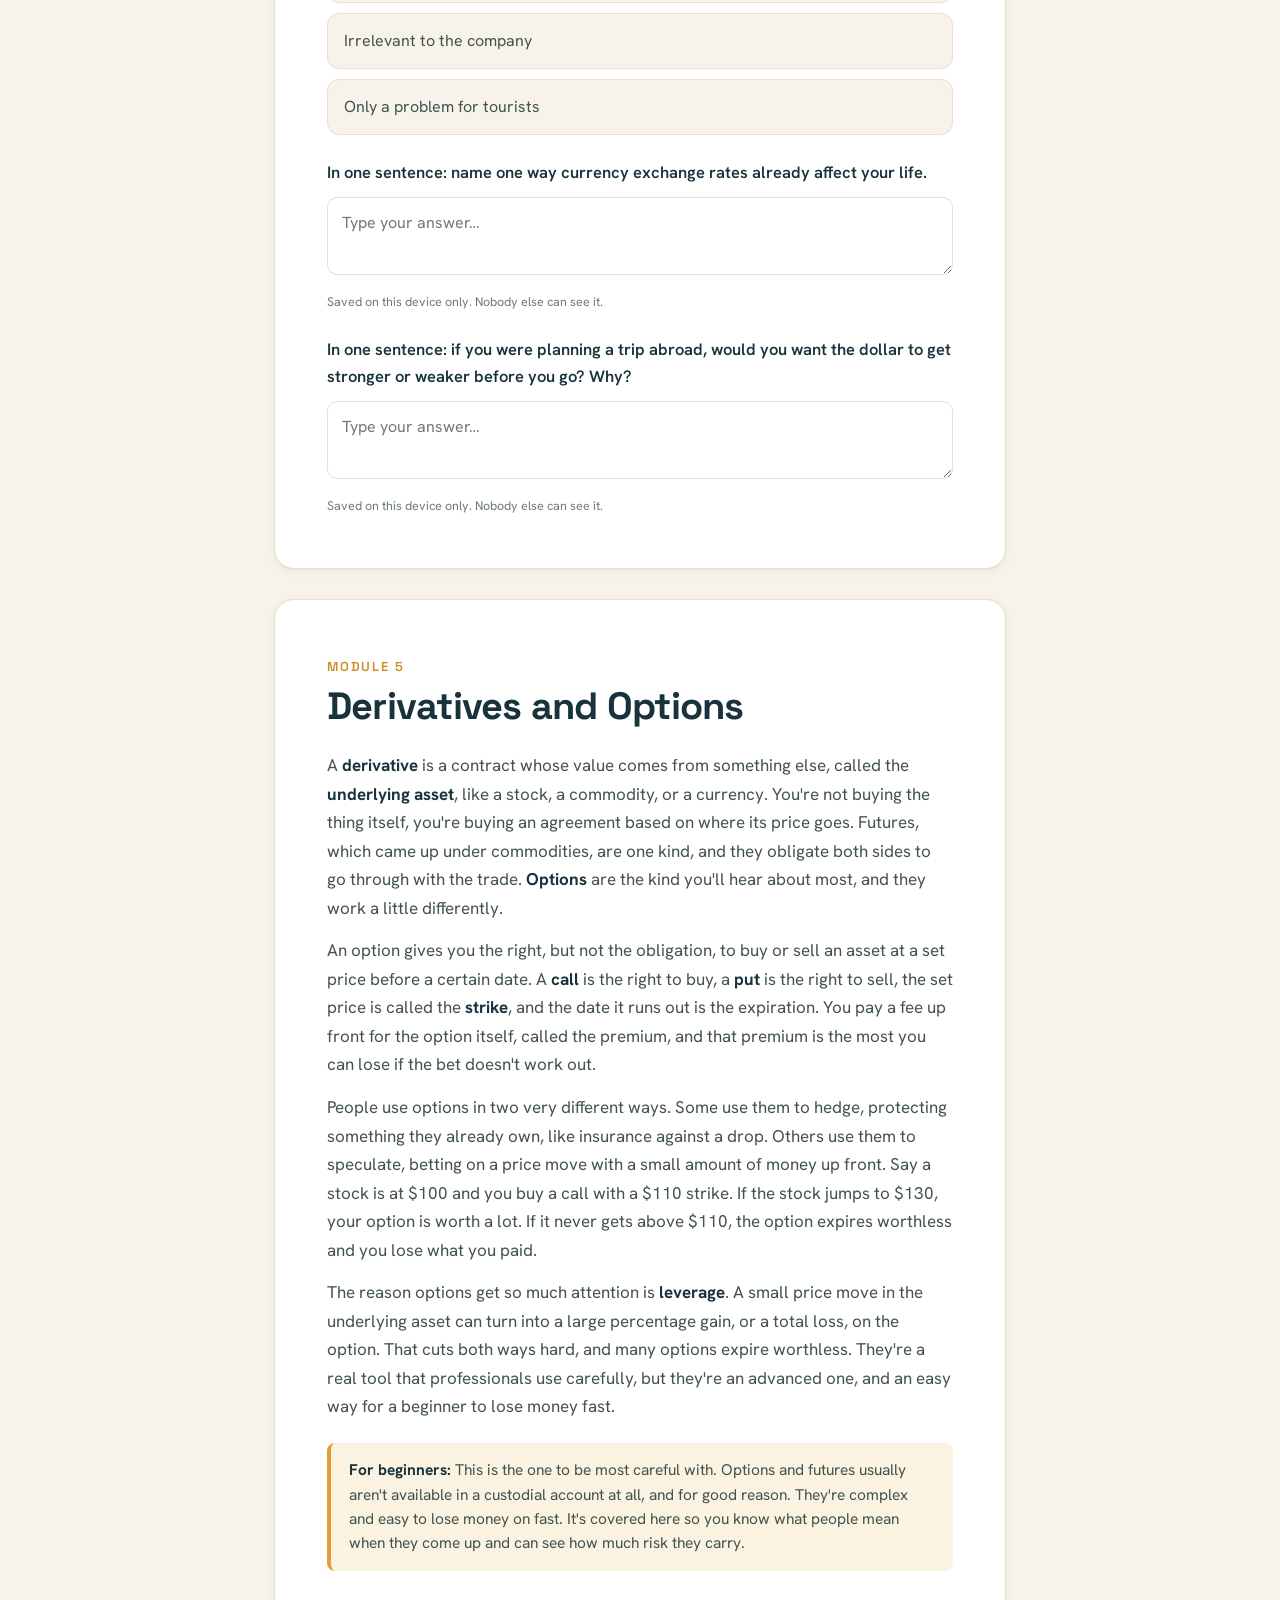
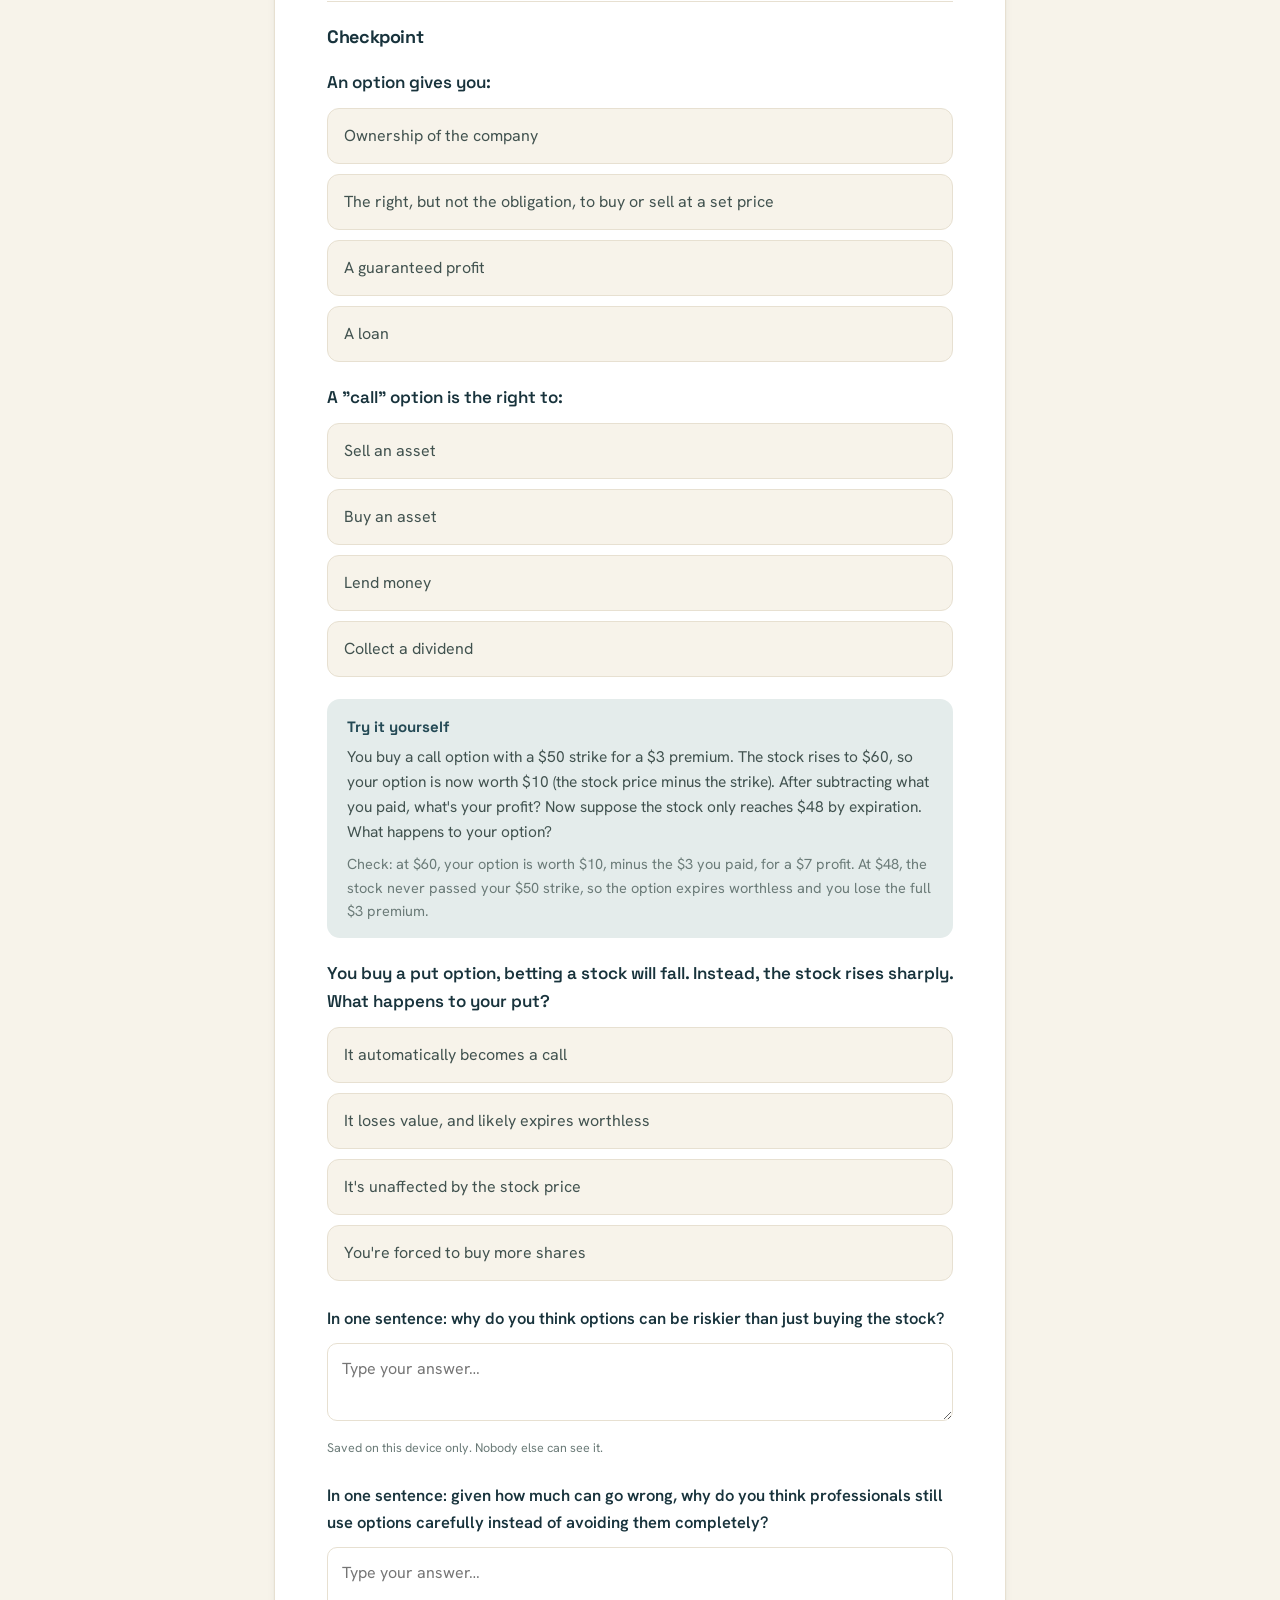
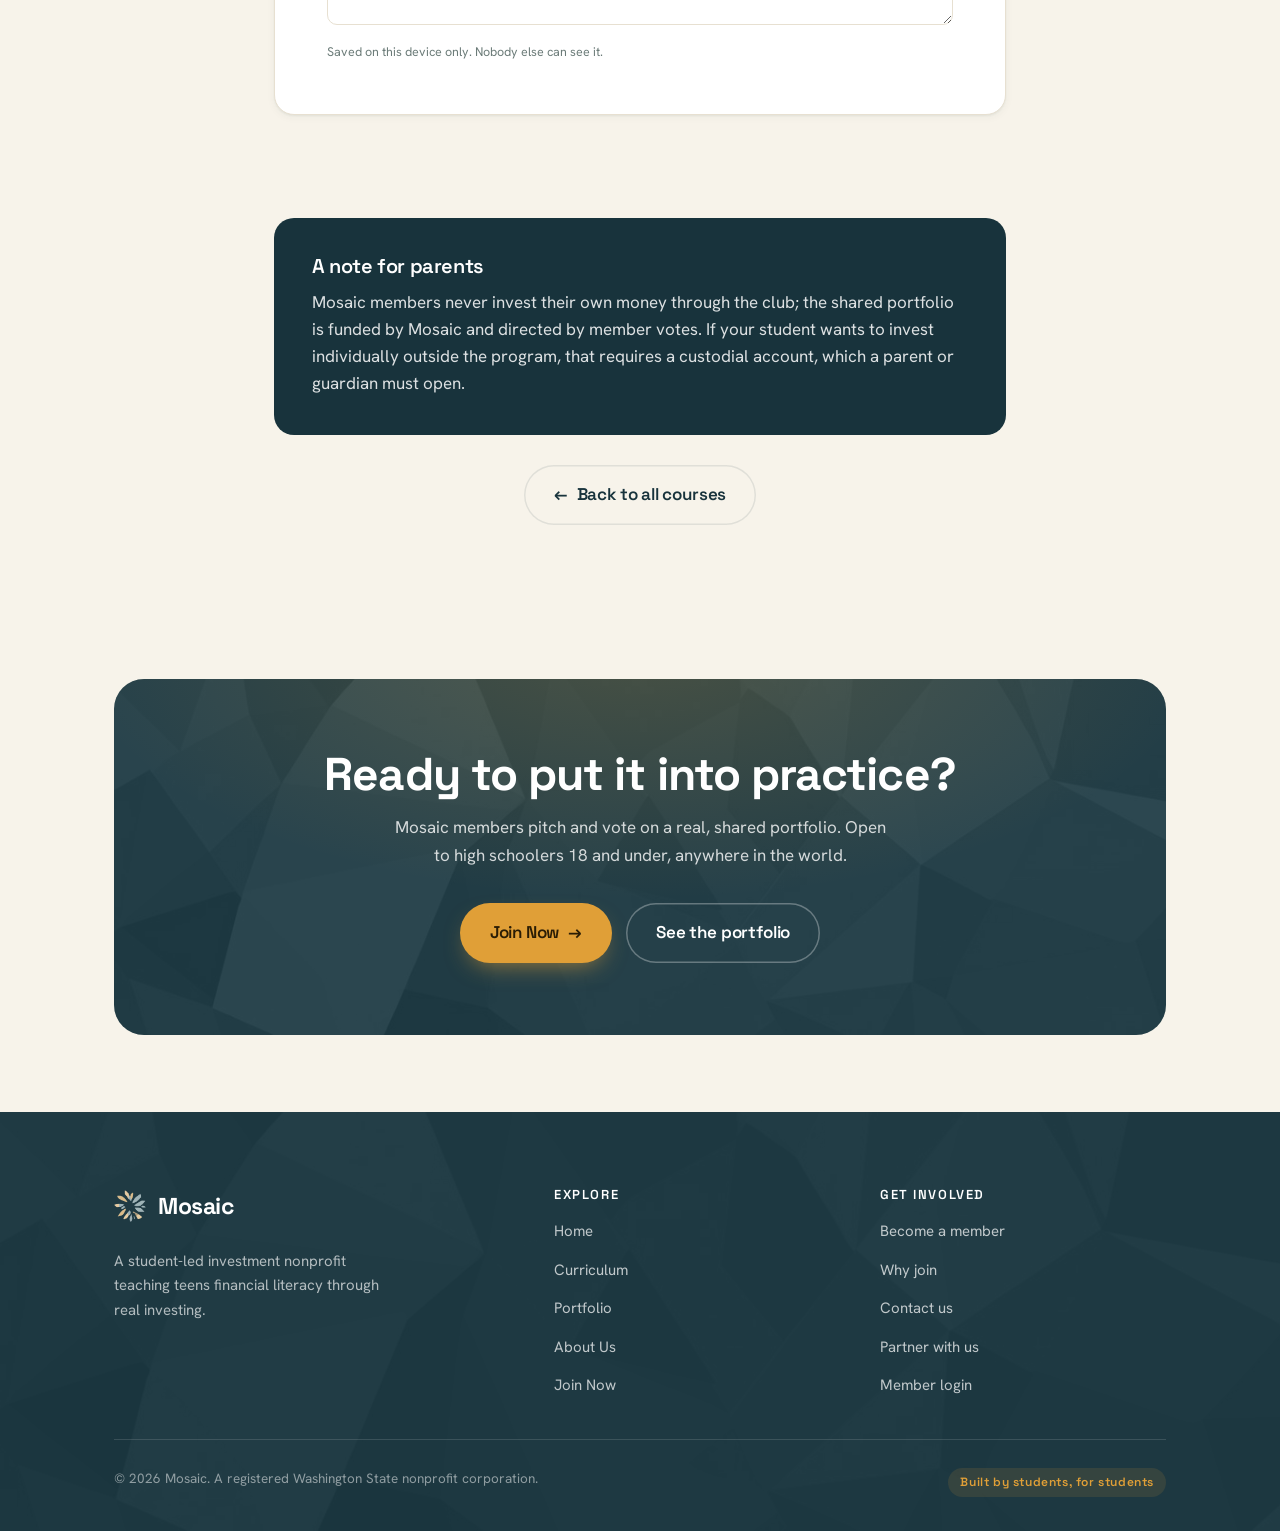
<file: curriculum-markets.html>
<!DOCTYPE html>
<html lang="en">
<head>
<meta charset="UTF-8">
<meta name="viewport" content="width=device-width, initial-scale=1">
<title>Markets 101: Mosaic</title>
<meta name="description" content="Markets 101: a free, open five-module course touring the major asset classes, equities, commodities, bonds, currencies, and derivatives, with quick checkpoints.">
<link rel="stylesheet" href="styles.css">
<link rel="stylesheet" href="curriculum.css">
</head>
<body data-screen-label="Curriculum">

<header class="site-header">
  <div class="container header-inner">
    <a class="brand" href="index.html" aria-label="Mosaic home">
      <img src="assets/logo-mark.png" alt="Mosaic logo">
      <span class="wordmark">Mosaic</span>
    </a>
    <nav class="nav" aria-label="Primary">
      <button class="nav-toggle" aria-label="Toggle menu" aria-expanded="false"><span></span></button>
      <ul class="nav-links">
        <li><a href="index.html" data-page="index.html">Home</a></li>
        <li><a href="curriculum.html" data-page="curriculum.html">Curriculum</a></li>
        <li><a href="portfolio.html" data-page="portfolio.html">Portfolio</a></li>
        <li><a href="about.html" data-page="about.html">About Us</a></li>
        <li><a class="btn" href="join.html">Join Now <span class="arr" aria-hidden="true">→</span></a></li>
      </ul>
    </nav>
  </div>
</header>

<main>
  <!-- HERO -->
  <section class="pagehero">
    <div class="container">
      <a class="back-link reveal" href="curriculum.html"><span aria-hidden="true">←</span> All courses</a>
      <p class="eyebrow reveal" data-delay="1" style="margin-top:14px">Course 2</p>
      <h1 class="reveal" data-delay="1">Markets 101</h1>
      <p class="cur-lead reveal" data-delay="2">A tour of what's actually out there to invest in, one asset class at a time, plus which ones you can trade as a teen. Best taken after Investing Foundations.</p>
    </div>
  </section>

  <!-- MODULE INDEX -->
  <section class="section section--tight">
    <div class="container narrow">
      <div class="mod-index reveal">
        <a class="mi-card" href="#m1"><span class="n">Module 1</span><h3>Equities</h3><p>Stocks, dividends, index funds, and ETFs.</p></a>
        <a class="mi-card" href="#m2"><span class="n">Module 2</span><h3>Commodities</h3><p>Oil, gold, and crops, and what moves them.</p></a>
        <a class="mi-card" href="#m3"><span class="n">Module 3</span><h3>Bonds</h3><p>Loans, interest, and the steady part of a portfolio.</p></a>
        <a class="mi-card" href="#m4"><span class="n">Module 4</span><h3>Currencies</h3><p>Forex and what drives exchange rates.</p></a>
        <a class="mi-card" href="#m5"><span class="n">Module 5</span><h3>Derivatives &amp; Options</h3><p>Calls, puts, leverage, and why they're risky.</p></a>
      </div>
    </div>
  </section>

  <!-- MODULES -->
  <section class="section section--tight" style="padding-top:0">
    <div class="container narrow">

      <!-- MODULE 1 EQUITIES -->
      <article class="module reveal" id="m1">
        <div class="mod-head"><span class="mod-kicker">Module 1</span><h2>Equities</h2></div>
        <div class="outcome">
          <svg viewBox="0 0 24 24" fill="none" stroke="currentColor" stroke-width="1.9" stroke-linecap="round" stroke-linejoin="round"><path d="M4 19V5m0 14h16M8 15l3-3 2 2 4-5"/></svg>
          <div><span class="outcome-label">By the end, you'll be able to</span><p>explain what owning a stock actually means, and the two ways it makes you money.</p></div>
        </div>
        <div class="reading">
          <p><b>Equities</b> are just another word for stocks. When you buy a share, you own a small slice of a real company, which makes you a part owner of everything it has and everything it earns. Big companies are split into billions of these shares, so any single one is a tiny fraction, but it's still real ownership, and it sometimes comes with the right to vote on certain company decisions.</p>
          <p>Companies become buyable in the first place through an <b>IPO</b>, short for initial public offering, when a private company sells shares to the public for the first time. After that, those shares trade back and forth between investors on an exchange, which is what's happening every day when you see a stock price move up and down.</p>
          <p>There are two ways you make money from a stock. The first is <b>price appreciation</b>, where the share ends up worth more than you paid and you sell it for a gain. The second is <b>dividends</b>, which are payments some companies send to shareholders out of their profits, usually every few months. Younger, faster-growing companies often skip dividends and put the money back into growing, while older, steady companies tend to pay them.</p>
          <p>What moves a stock's price over time is mostly the company's <b>earnings</b> and what people expect those earnings to do next. Rising profits push prices up, bad news pushes them down, and short-term mood can swing them around either way. Stocks have delivered the highest returns of any major asset class over the long run, but they also swing the most, which is the tradeoff for that growth.</p>
          <p>Most people don't buy individual stocks one at a time. They buy an <b>index fund</b>, a single fund that holds a whole basket of companies at once, like every company in the S&amp;P 500. It's cheap, spreads your risk automatically, and is the most common way ordinary people own equities. The same idea exists for other asset classes too, with bond index funds and commodity funds.</p>
          <p>A close cousin is the <b>ETF</b>, short for exchange-traded fund. It's also a basket of holdings, but it trades on an exchange like a regular stock, so you can buy or sell it any time the market is open at whatever its current price is. A traditional index fund, by contrast, is priced just once a day after the market closes. Plenty of index funds are actually ETFs, so the two overlap a lot. For a beginner the takeaway is the same either way: one purchase gets you a diversified basket instead of a single bet.</p>
        </div>
        <div class="checkpoint">
          <div class="cp-head"><h3 class="cp-title">Checkpoint</h3><span class="cp-progress"></span></div>
          <div class="quiz">
            <p class="q">Owning a share of stock means you:</p>
            <div class="opts">
              <button class="opt" data-correct="false">Have lent money to the company</button>
              <button class="opt" data-correct="true">Own a small piece of the company</button>
              <button class="opt" data-correct="false">Are guaranteed a fixed payment</button>
              <button class="opt" data-correct="false">Own the company's debt</button>
            </div>
            <p class="explain">A share is ownership, not a loan. You own a slice of the company itself.</p>
          </div>
          <div class="quiz">
            <p class="q">The two main ways you earn from a stock are:</p>
            <div class="opts">
              <button class="opt" data-correct="false">Dividends and interest</button>
              <button class="opt" data-correct="true">Price appreciation and dividends</button>
              <button class="opt" data-correct="false">Interest and rent</button>
              <button class="opt" data-correct="false">Fees and coupons</button>
            </div>
            <p class="explain">The share can rise in value (appreciation), and some companies pay you dividends along the way.</p>
          </div>
          <div class="tryit">
            <span class="ti-label">Try it yourself</span>
            <p>Company A trades at $50 a share and pays a $1 per share dividend each year. Company B trades at $200 a share and pays a $6 per share dividend. Work out each company's dividend yield (the dividend divided by the share price).</p>
            <p class="ti-check">Check: Company A's yield is $1 ÷ $50 = 2%. Company B's yield is $6 ÷ $200 = 3%. The higher share price doesn't automatically mean a lower yield.</p>
          </div>
          <div class="quiz">
            <p class="q">A fast-growing tech company reinvests all its profit and pays no dividend. A large, steady utility company pays a dividend every quarter. This pattern is:</p>
            <div class="opts">
              <button class="opt" data-correct="false">Random, and doesn't relate to how the companies operate</button>
              <button class="opt" data-correct="true">Typical: younger, growing companies reinvest, while mature companies return cash to shareholders</button>
              <button class="opt" data-correct="false">A sign the tech company is failing</button>
              <button class="opt" data-correct="false">A sign the utility company is growing fast</button>
            </div>
            <p class="explain">Growth companies usually plow profits back into expansion. Mature, stable companies often have less to reinvest, so they pay dividends instead.</p>
          </div>
          <div class="response">
            <span class="r-label">Your turn</span>
            <p class="prompt">In one sentence: name a company you'd want to own a piece of, and why.</p>
            <textarea data-key="m-m1" rows="2" placeholder="Type your answer…"></textarea>
            <p class="saved-note">Saved on this device only. Nobody else can see it.</p>
          </div>
          <div class="response">
            <span class="r-label">Your turn</span>
            <p class="prompt">In one sentence: would you rather own a company that pays dividends or one that reinvests everything into growth? Why?</p>
            <textarea data-key="m-m1b" rows="2" placeholder="Type your answer…"></textarea>
            <p class="saved-note">Saved on this device only. Nobody else can see it.</p>
          </div>
        </div>
      </article>

      <!-- MODULE 2 COMMODITIES -->
      <article class="module reveal" id="m2">
        <div class="mod-head"><span class="mod-kicker">Module 2</span><h2>Commodities</h2></div>
        <div class="outcome">
          <svg viewBox="0 0 24 24" fill="none" stroke="currentColor" stroke-width="1.9" stroke-linecap="round" stroke-linejoin="round"><path d="M12 2 3 7v10l9 5 9-5V7z"/><path d="M12 22V12M3 7l9 5 9-5"/></svg>
          <div><span class="outcome-label">By the end, you'll be able to</span><p>explain what a commodity is, and what makes its price move.</p></div>
        </div>
        <div class="reading">
          <p><b>Commodities</b> are basic physical goods that come out of the ground or off a farm. They fall into a few groups: energy like oil and natural gas, metals like gold, copper, and silver, and agriculture like wheat, corn, and coffee. What makes them different from stocks is that one unit is the same as any other. A barrel of a given grade of oil is worth the same no matter who produced it, so commodities compete purely on price.</p>
          <p>You usually don't buy the physical thing and store it in your garage. Most people get exposure through funds or ETFs that track a commodity's price, or through <b>futures</b>, which are contracts to buy or sell at a set price on a future date. Futures exist partly so real businesses, like an airline that needs fuel or a farmer selling a harvest, can lock in a price ahead of time. Gold is one exception people do sometimes hold directly.</p>
          <p>Commodity prices come down to <b>supply and demand</b>. A drought can spike wheat, a conflict can spike oil, and a mining boom can sink copper. Because so much of it depends on weather, politics, and how fast the economy is growing, commodity prices can be some of the most volatile in any market, and they often move in long cycles that boom for years and then slump for years.</p>
          <p>Unlike a company, a commodity has no earnings and pays you nothing to hold it, so its whole value is what the next buyer will pay. That makes them volatile, but some, like gold, are popular as a <b>hedge</b>, meaning something people buy to protect themselves when other investments or the dollar are struggling. Commodities are also closely tied to inflation, since when raw materials get more expensive, so does almost everything made from them.</p>
        </div>
        <div class="beginner-note"><b>For beginners:</b> You can get a little commodity exposure in a custodial account through something simple like a gold ETF, but futures and active commodity trading generally aren't allowed and aren't where a new investor should start.</div>
        <div class="checkpoint">
          <div class="cp-head"><h3 class="cp-title">Checkpoint</h3><span class="cp-progress"></span></div>
          <div class="quiz">
            <p class="q">Compared with a stock, a commodity:</p>
            <div class="opts">
              <button class="opt" data-correct="false">Pays a dividend</button>
              <button class="opt" data-correct="false">Has earnings</button>
              <button class="opt" data-correct="true">Produces no income and is worth what buyers will pay</button>
              <button class="opt" data-correct="false">Gives you ownership of a company</button>
            </div>
            <p class="explain">A commodity has no earnings or dividends. Its value is purely what the next buyer will pay.</p>
          </div>
          <div class="quiz">
            <p class="q">A common reason people buy gold is:</p>
            <div class="opts">
              <button class="opt" data-correct="false">For its dividend</button>
              <button class="opt" data-correct="true">As a hedge when other investments or the dollar struggle</button>
              <button class="opt" data-correct="false">Because it always goes up</button>
              <button class="opt" data-correct="false">For the interest</button>
            </div>
            <p class="explain">Gold is a classic hedge: people hold it for protection when other assets or the dollar are weak.</p>
          </div>
          <div class="quiz">
            <p class="q">A major drought hits the world's biggest wheat-growing region. All else equal, the price of wheat is likely to:</p>
            <div class="opts">
              <button class="opt" data-correct="false">Fall, since there's less to sell</button>
              <button class="opt" data-correct="true">Rise, since supply drops while demand stays the same</button>
              <button class="opt" data-correct="false">Stay exactly the same</button>
              <button class="opt" data-correct="false">Become impossible to predict</button>
            </div>
            <p class="explain">Less supply with steady demand pushes prices up. This is supply and demand playing out in real time.</p>
          </div>
          <div class="tryit">
            <span class="ti-label">Try it yourself</span>
            <p>Look up today's price of oil or gold with a quick search. Has it moved up or down over the past month, and can you find one headline that might explain why?</p>
          </div>
          <div class="response">
            <span class="r-label">Your turn</span>
            <p class="prompt">In one sentence: name a commodity and one real-world event that could move its price.</p>
            <textarea data-key="m-m2" rows="2" placeholder="Type your answer…"></textarea>
            <p class="saved-note">Saved on this device only. Nobody else can see it.</p>
          </div>
          <div class="response">
            <span class="r-label">Your turn</span>
            <p class="prompt">In one sentence: would you ever want to hold something like a gold ETF in your own portfolio? Why or why not?</p>
            <textarea data-key="m-m2b" rows="2" placeholder="Type your answer…"></textarea>
            <p class="saved-note">Saved on this device only. Nobody else can see it.</p>
          </div>
        </div>
      </article>

      <!-- MODULE 3 BONDS -->
      <article class="module reveal" id="m3">
        <div class="mod-head"><span class="mod-kicker">Module 3</span><h2>Bonds</h2></div>
        <div class="outcome">
          <svg viewBox="0 0 24 24" fill="none" stroke="currentColor" stroke-width="1.9" stroke-linecap="round" stroke-linejoin="round"><rect x="3" y="6" width="18" height="12" rx="2"/><circle cx="12" cy="12" r="2.5"/></svg>
          <div><span class="outcome-label">By the end, you'll be able to</span><p>explain how a bond works, and why a portfolio holds them alongside stocks.</p></div>
        </div>
        <div class="reading">
          <p>A <b>bond</b> is a loan. When you buy one, you're lending money to a government or a company, and in return they promise to pay you interest along the way and give your original amount back on a set date called the <b>maturity</b>. That original amount is the <b>face value</b>, and the regular interest payment is called the <b>coupon</b>. Governments and companies issue bonds to raise money, the same way you might take out a loan, just on a much bigger scale.</p>
          <p>There are a few main kinds. Government bonds, like US Treasuries, are backed by the government and treated as some of the safest investments there are. Corporate bonds come from companies and pay more because they carry more risk. Municipal bonds come from cities and states, often to fund things like schools and roads.</p>
          <p>Bonds are generally safer than stocks, which is the whole point of them. In a portfolio they're the steady part that holds up when stocks fall, and retirees often lean on them for reliable income. The trade is that they usually earn less over the long run. You do take on some risk: if the borrower runs into trouble and can't pay, that's called <b>credit risk</b>. Ratings agencies grade bonds for exactly this reason, and a shakier borrower has to offer higher interest to get anyone to lend to it.</p>
          <p>One thing that surprises people is that bond prices move opposite to interest rates. When new bonds start paying higher rates, older bonds paying less become worth less, and when rates fall the reverse happens. For now the main idea is simpler: bonds trade lower returns for more stability, which is exactly why a portfolio holds them next to stocks.</p>
        </div>
        <div class="beginner-note"><b>For beginners:</b> You can hold bonds, Treasuries, and bond funds in a custodial account. Most beginners get bond exposure through a fund rather than buying individual bonds one at a time.</div>
        <div class="checkpoint">
          <div class="cp-head"><h3 class="cp-title">Checkpoint</h3><span class="cp-progress"></span></div>
          <div class="quiz">
            <p class="q">Buying a bond means you:</p>
            <div class="opts">
              <button class="opt" data-correct="false">Own part of a company</button>
              <button class="opt" data-correct="true">Have lent money and expect interest back</button>
              <button class="opt" data-correct="false">Own a physical good</button>
              <button class="opt" data-correct="false">Bought insurance</button>
            </div>
            <p class="explain">A bond is a loan. You lend money and get interest plus your original amount back at maturity.</p>
          </div>
          <div class="tryit">
            <span class="ti-label">Try it yourself</span>
            <p>You buy a $1,000 bond with a 4% coupon. How much interest do you get paid each year? What if the coupon were 6% instead?</p>
            <p class="ti-check">Check: 4% of $1,000 is $40 a year. At a 6% coupon, it's $60 a year. Same $1,000 loan, different yearly payment.</p>
          </div>
          <div class="quiz">
            <p class="q">Compared with stocks, bonds usually offer:</p>
            <div class="opts">
              <button class="opt" data-correct="false">Higher returns and higher risk</button>
              <button class="opt" data-correct="true">Lower returns and more stability</button>
              <button class="opt" data-correct="false">No returns at all</button>
              <button class="opt" data-correct="false">Guaranteed doubling</button>
            </div>
            <p class="explain">Bonds trade lower long-run returns for more stability, which is why portfolios hold them.</p>
          </div>
          <div class="quiz">
            <p class="q">Interest rates in the economy just rose sharply. What likely happens to the price of bonds that were already issued at the old, lower rate?</p>
            <div class="opts">
              <button class="opt" data-correct="false">Their price rises to match the new rates</button>
              <button class="opt" data-correct="true">Their price falls, since new bonds now pay more</button>
              <button class="opt" data-correct="false">Nothing changes at all</button>
              <button class="opt" data-correct="false">They stop paying interest</button>
            </div>
            <p class="explain">Nobody wants to pay full price for an old bond's lower payments when new bonds pay more, so the old bond's price drops.</p>
          </div>
          <div class="response">
            <span class="r-label">Your turn</span>
            <p class="prompt">In one sentence: would you rather hold more stocks or more bonds right now, and why?</p>
            <textarea data-key="m-m3" rows="2" placeholder="Type your answer…"></textarea>
            <p class="saved-note">Saved on this device only. Nobody else can see it.</p>
          </div>
          <div class="response">
            <span class="r-label">Your turn</span>
            <p class="prompt">In one sentence: why might someone close to retirement want more bonds than a teenager would?</p>
            <textarea data-key="m-m3b" rows="2" placeholder="Type your answer…"></textarea>
            <p class="saved-note">Saved on this device only. Nobody else can see it.</p>
          </div>
        </div>
      </article>

      <!-- MODULE 4 CURRENCIES -->
      <article class="module reveal" id="m4">
        <div class="mod-head"><span class="mod-kicker">Module 4</span><h2>Currencies</h2></div>
        <div class="outcome">
          <svg viewBox="0 0 24 24" fill="none" stroke="currentColor" stroke-width="1.9" stroke-linecap="round" stroke-linejoin="round"><circle cx="12" cy="12" r="9"/><path d="M8 12h8M12 8v8"/></svg>
          <div><span class="outcome-label">By the end, you'll be able to</span><p>explain what the forex market is, and what drives exchange rates.</p></div>
        </div>
        <div class="reading">
          <p>Currencies are money itself: dollars, euros, yen, pounds. The currency market, often called <b>forex</b>, is where one currency is traded for another, and it's the largest and most active market in the world, with trillions of dollars changing hands every day. Prices are quoted in pairs, like EUR/USD for euros per dollar, because a currency's value only means something relative to another one.</p>
          <p>What moves <b>exchange rates</b> is mostly big-picture economics. Interest rates set by central banks like the US Federal Reserve, inflation, how strong a country's economy looks, and trade between countries all push a currency up or down. If one country raises interest rates, its currency often strengthens, because investors can earn more by holding it. In rough times money also tends to flow into currencies seen as safe, and the US dollar is the classic safe haven.</p>
          <p>A currency getting stronger or weaker ripples out into real life. A strong dollar makes imported goods and overseas travel cheaper for Americans, but makes US products more expensive for foreign buyers, which can hurt companies that sell abroad. A weak dollar does the reverse. So even the price of things on your local store shelf is partly a currency story.</p>
          <p>Most people never trade currencies directly, but you're still affected by them every day. Traders who do buy and sell currencies often use heavy borrowing to amplify small moves, since exchange rates usually only shift by tiny amounts. That leverage makes forex one of the riskier corners of the market and not a place beginners should start.</p>
        </div>
        <div class="beginner-note"><b>For beginners:</b> Almost no teenager trades currencies, and custodial accounts generally don't even offer it. Forex is fast, heavily leveraged, and built for professionals and big institutions. This is here so you understand how exchange rates shape the world and your money, not because it's something you'll trade.</div>
        <div class="checkpoint">
          <div class="cp-head"><h3 class="cp-title">Checkpoint</h3><span class="cp-progress"></span></div>
          <div class="quiz">
            <p class="q">The forex market is where you:</p>
            <div class="opts">
              <button class="opt" data-correct="false">Buy company shares</button>
              <button class="opt" data-correct="true">Trade one currency for another</button>
              <button class="opt" data-correct="false">Lend to governments</button>
              <button class="opt" data-correct="false">Buy raw materials</button>
            </div>
            <p class="explain">Forex is the market for exchanging one currency for another, quoted in pairs.</p>
          </div>
          <div class="quiz">
            <p class="q">A currency often strengthens when its country:</p>
            <div class="opts">
              <button class="opt" data-correct="false">Lowers interest rates</button>
              <button class="opt" data-correct="true">Raises interest rates</button>
              <button class="opt" data-correct="false">Prints more money</button>
              <button class="opt" data-correct="false">Stops trading</button>
            </div>
            <p class="explain">Higher rates let investors earn more by holding the currency, which tends to lift its value.</p>
          </div>
          <div class="tryit">
            <span class="ti-label">Try it yourself</span>
            <p>Say $1 buys 0.90 euros. How many euros do you get for $50? If the dollar strengthens so that $1 buys 0.95 euros, how many euros do you get for that same $50?</p>
            <p class="ti-check">Check: 50 × 0.90 = 45 euros at the first rate. 50 × 0.95 = 47.50 euros once the dollar strengthens. A stronger dollar buys more abroad.</p>
          </div>
          <div class="quiz">
            <p class="q">The dollar gets much stronger against other currencies. For an American company that sells most of its products in Europe, this is generally:</p>
            <div class="opts">
              <button class="opt" data-correct="false">Good news, since the dollar is strong</button>
              <button class="opt" data-correct="true">Bad news, since their products cost European buyers more and overseas earnings are worth less back home</button>
              <button class="opt" data-correct="false">Irrelevant to the company</button>
              <button class="opt" data-correct="false">Only a problem for tourists</button>
            </div>
            <p class="explain">A strong dollar makes American goods pricier for foreign buyers and shrinks the value of overseas sales once converted back to dollars.</p>
          </div>
          <div class="response">
            <span class="r-label">Your turn</span>
            <p class="prompt">In one sentence: name one way currency exchange rates already affect your life.</p>
            <textarea data-key="m-m4" rows="2" placeholder="Type your answer…"></textarea>
            <p class="saved-note">Saved on this device only. Nobody else can see it.</p>
          </div>
          <div class="response">
            <span class="r-label">Your turn</span>
            <p class="prompt">In one sentence: if you were planning a trip abroad, would you want the dollar to get stronger or weaker before you go? Why?</p>
            <textarea data-key="m-m4b" rows="2" placeholder="Type your answer…"></textarea>
            <p class="saved-note">Saved on this device only. Nobody else can see it.</p>
          </div>
        </div>
      </article>

      <!-- MODULE 5 DERIVATIVES -->
      <article class="module reveal" id="m5">
        <div class="mod-head"><span class="mod-kicker">Module 5</span><h2>Derivatives and Options</h2></div>
        <div class="outcome">
          <svg viewBox="0 0 24 24" fill="none" stroke="currentColor" stroke-width="1.9" stroke-linecap="round" stroke-linejoin="round"><path d="M3 12h4l3 8 4-16 3 8h4"/></svg>
          <div><span class="outcome-label">By the end, you'll be able to</span><p>explain what an option is, and why it carries more risk than buying a stock outright.</p></div>
        </div>
        <div class="reading">
          <p>A <b>derivative</b> is a contract whose value comes from something else, called the <b>underlying asset</b>, like a stock, a commodity, or a currency. You're not buying the thing itself, you're buying an agreement based on where its price goes. Futures, which came up under commodities, are one kind, and they obligate both sides to go through with the trade. <b>Options</b> are the kind you'll hear about most, and they work a little differently.</p>
          <p>An option gives you the right, but not the obligation, to buy or sell an asset at a set price before a certain date. A <b>call</b> is the right to buy, a <b>put</b> is the right to sell, the set price is called the <b>strike</b>, and the date it runs out is the expiration. You pay a fee up front for the option itself, called the premium, and that premium is the most you can lose if the bet doesn't work out.</p>
          <p>People use options in two very different ways. Some use them to hedge, protecting something they already own, like insurance against a drop. Others use them to speculate, betting on a price move with a small amount of money up front. Say a stock is at $100 and you buy a call with a $110 strike. If the stock jumps to $130, your option is worth a lot. If it never gets above $110, the option expires worthless and you lose what you paid.</p>
          <p>The reason options get so much attention is <b>leverage</b>. A small price move in the underlying asset can turn into a large percentage gain, or a total loss, on the option. That cuts both ways hard, and many options expire worthless. They're a real tool that professionals use carefully, but they're an advanced one, and an easy way for a beginner to lose money fast.</p>
        </div>
        <div class="beginner-note"><b>For beginners:</b> This is the one to be most careful with. Options and futures usually aren't available in a custodial account at all, and for good reason. They're complex and easy to lose money on fast. It's covered here so you know what people mean when they come up and can see how much risk they carry.</div>
        <div class="checkpoint">
          <div class="cp-head"><h3 class="cp-title">Checkpoint</h3><span class="cp-progress"></span></div>
          <div class="quiz">
            <p class="q">An option gives you:</p>
            <div class="opts">
              <button class="opt" data-correct="false">Ownership of the company</button>
              <button class="opt" data-correct="true">The right, but not the obligation, to buy or sell at a set price</button>
              <button class="opt" data-correct="false">A guaranteed profit</button>
              <button class="opt" data-correct="false">A loan</button>
            </div>
            <p class="explain">An option is a right, not a requirement, to trade at a set price before it expires.</p>
          </div>
          <div class="quiz">
            <p class="q">A "call" option is the right to:</p>
            <div class="opts">
              <button class="opt" data-correct="false">Sell an asset</button>
              <button class="opt" data-correct="true">Buy an asset</button>
              <button class="opt" data-correct="false">Lend money</button>
              <button class="opt" data-correct="false">Collect a dividend</button>
            </div>
            <p class="explain">A call is the right to buy; a put is the right to sell.</p>
          </div>
          <div class="tryit">
            <span class="ti-label">Try it yourself</span>
            <p>You buy a call option with a $50 strike for a $3 premium. The stock rises to $60, so your option is now worth $10 (the stock price minus the strike). After subtracting what you paid, what's your profit? Now suppose the stock only reaches $48 by expiration. What happens to your option?</p>
            <p class="ti-check">Check: at $60, your option is worth $10, minus the $3 you paid, for a $7 profit. At $48, the stock never passed your $50 strike, so the option expires worthless and you lose the full $3 premium.</p>
          </div>
          <div class="quiz">
            <p class="q">You buy a put option, betting a stock will fall. Instead, the stock rises sharply. What happens to your put?</p>
            <div class="opts">
              <button class="opt" data-correct="false">It automatically becomes a call</button>
              <button class="opt" data-correct="true">It loses value, and likely expires worthless</button>
              <button class="opt" data-correct="false">It's unaffected by the stock price</button>
              <button class="opt" data-correct="false">You're forced to buy more shares</button>
            </div>
            <p class="explain">A put only pays off if the stock falls below the strike. If the stock rises instead, the right to sell low becomes worthless.</p>
          </div>
          <div class="response">
            <span class="r-label">Your turn</span>
            <p class="prompt">In one sentence: why do you think options can be riskier than just buying the stock?</p>
            <textarea data-key="m-m5" rows="2" placeholder="Type your answer…"></textarea>
            <p class="saved-note">Saved on this device only. Nobody else can see it.</p>
          </div>
          <div class="response">
            <span class="r-label">Your turn</span>
            <p class="prompt">In one sentence: given how much can go wrong, why do you think professionals still use options carefully instead of avoiding them completely?</p>
            <textarea data-key="m-m5b" rows="2" placeholder="Type your answer…"></textarea>
            <p class="saved-note">Saved on this device only. Nobody else can see it.</p>
          </div>
        </div>
      </article>

    </div>
  </section>

  <!-- PARENT NOTE + BACK -->
  <section class="section section--tight" style="padding-top:0">
    <div class="container narrow">
      <div class="parent-note reveal">
        <h3>A note for parents</h3>
        <p>Mosaic members never invest their own money through the club; the shared portfolio is funded by Mosaic and directed by member votes. If your student wants to invest individually outside the program, that requires a custodial account, which a parent or guardian must open.</p>
      </div>
      <div class="reveal" style="margin-top:30px;text-align:center">
        <a class="btn btn--ghost btn--lg" href="curriculum.html"><span aria-hidden="true">←</span> Back to all courses</a>
      </div>
    </div>
  </section>

  <!-- CTA -->
  <section class="section section--tight">
    <div class="container">
      <div class="cta-band reveal">
        <h2>Ready to put it into practice?</h2>
        <p>Mosaic members pitch and vote on a real, shared portfolio. Open to high schoolers 18 and under, anywhere in the world.</p>
        <div class="hero-cta">
          <a class="btn btn--gold btn--lg" href="join.html">Join Now <span class="arr" aria-hidden="true">→</span></a>
          <a class="btn btn--on-teal-ghost btn--lg" href="portfolio.html">See the portfolio</a>
        </div>
      </div>
    </div>
  </section>
</main>

<footer class="site-footer">
  <div class="container">
    <div class="footer-top">
      <div class="footer-brand">
        <a class="brand" href="index.html" aria-label="Mosaic home">
          <img src="assets/logo-mark-light.png" alt="Mosaic logo">
          <span class="wordmark">Mosaic</span>
        </a>
        <p>A student-led investment nonprofit teaching teens financial literacy through real investing.</p>
      </div>
      <div class="footer-col">
        <h4>Explore</h4>
        <ul>
          <li><a href="index.html">Home</a></li>
          <li><a href="curriculum.html">Curriculum</a></li>
          <li><a href="portfolio.html">Portfolio</a></li>
          <li><a href="about.html">About Us</a></li>
          <li><a href="join.html">Join Now</a></li>
        </ul>
      </div>
      <div class="footer-col">
        <h4>Get involved</h4>
        <ul>
          <li><a href="join.html">Become a member</a></li>
          <li><a href="about.html">Why join</a></li>
          <li><a href="mailto:hello@mosaicinvest.org">Contact us</a></li>
          <li><a href="join.html">Partner with us</a></li>
          <li><a href="portfolio.html#members">Member login</a></li>
        </ul>
      </div>
    </div>
    <div class="footer-bot">
      <span>© <span id="year">2026</span> Mosaic. A registered Washington State nonprofit corporation.</span>
      <span class="badge">Built by students, for students</span>
    </div>
  </div>
</footer>

<script src="site.js"></script>
<script src="curriculum.js"></script>
</body>
</html>
</file>
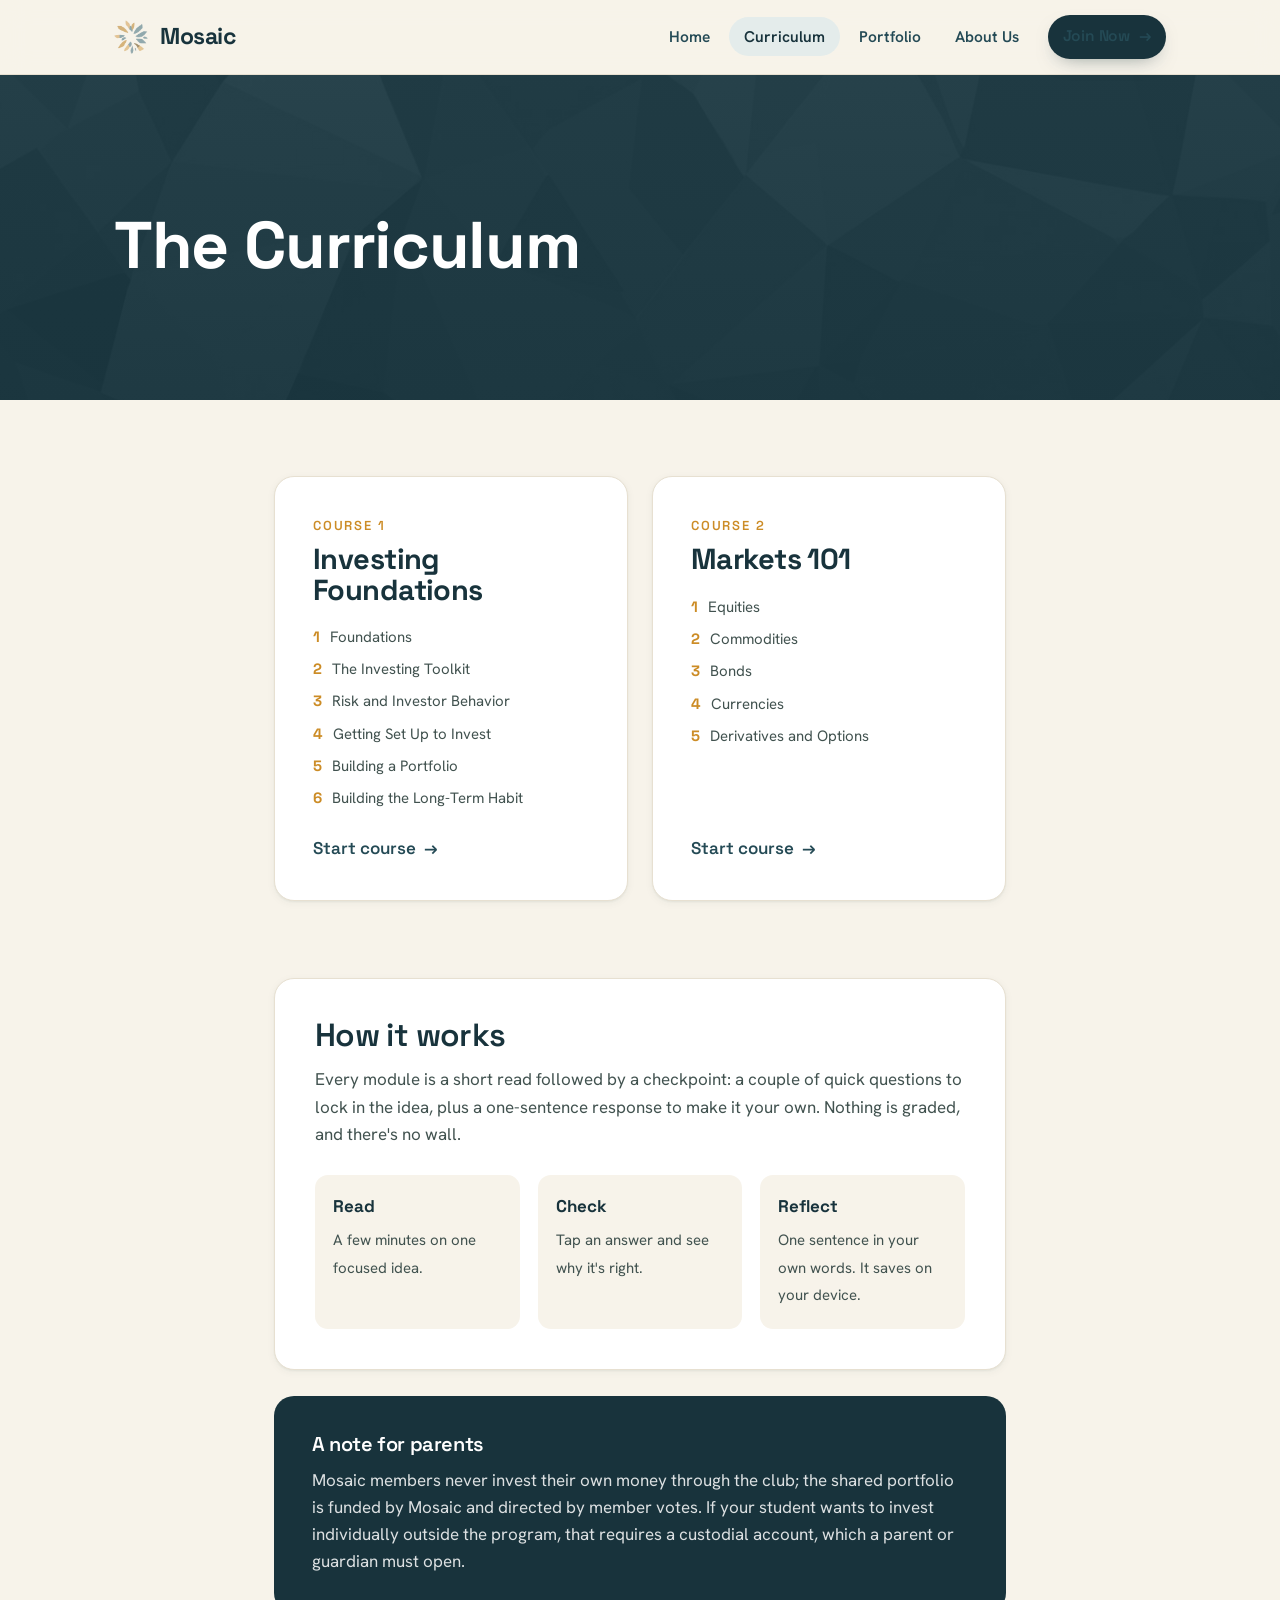
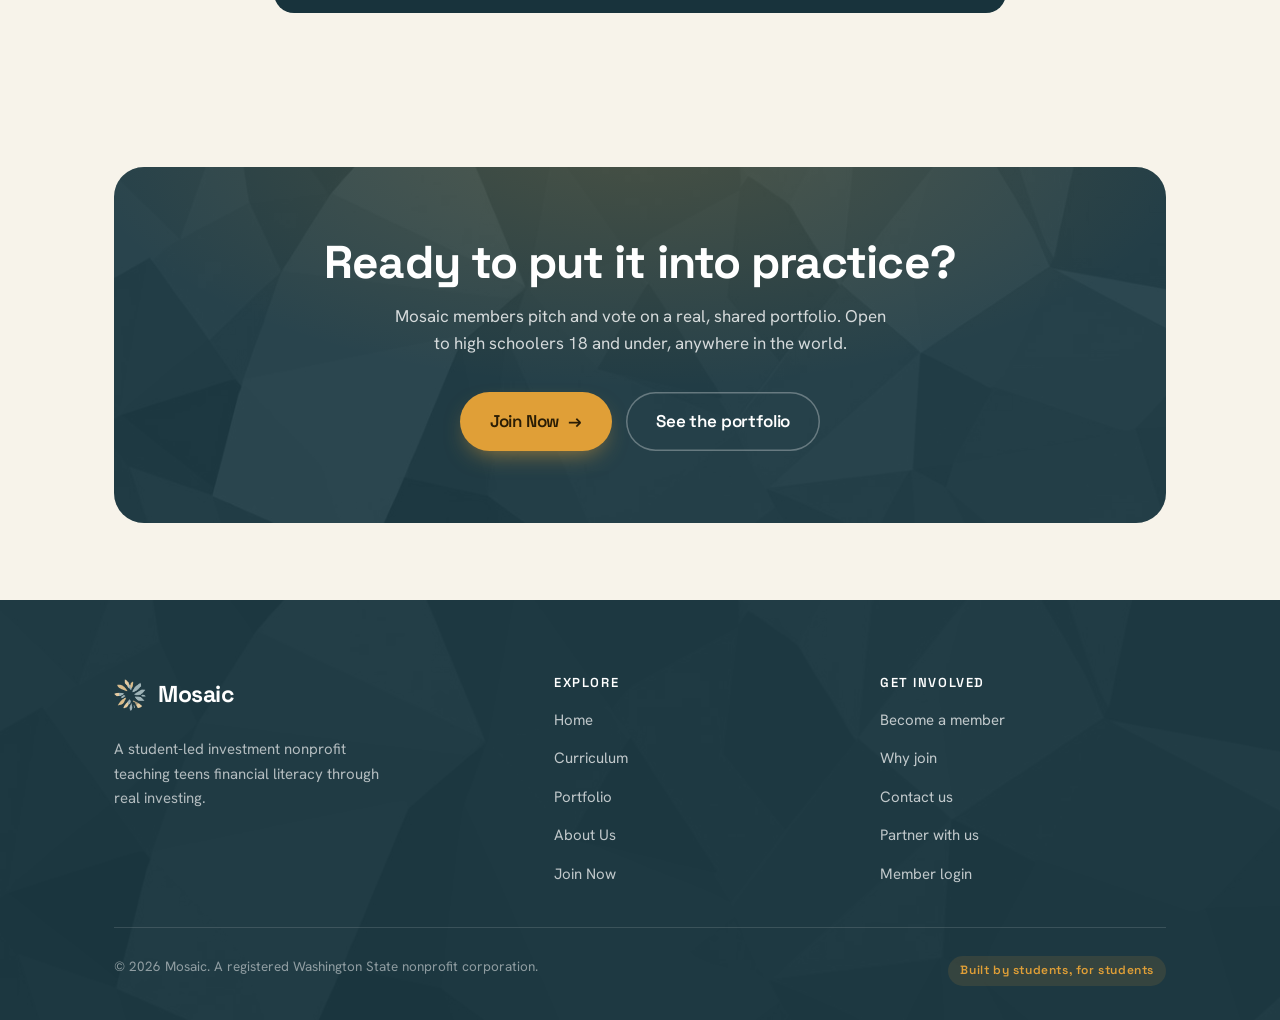
<file: curriculum.html>
<!DOCTYPE html>
<html lang="en">
<head>
<meta charset="UTF-8">
<meta name="viewport" content="width=device-width, initial-scale=1">
<title>Curriculum: Mosaic</title>
<meta name="description" content="Mosaic's free, open investing curriculum. Two self-paced courses: Investing Foundations and Markets 101, with quick checkpoints in every module.">
<link rel="stylesheet" href="styles.css">
<link rel="stylesheet" href="curriculum.css">
</head>
<body data-screen-label="Curriculum">

<!-- ============ HEADER ============ -->
<header class="site-header">
  <div class="container header-inner">
    <a class="brand" href="index.html" aria-label="Mosaic home">
      <img src="assets/logo-mark.png" alt="Mosaic logo">
      <span class="wordmark">Mosaic</span>
    </a>
    <nav class="nav" aria-label="Primary">
      <button class="nav-toggle" aria-label="Toggle menu" aria-expanded="false"><span></span></button>
      <ul class="nav-links">
        <li><a href="index.html" data-page="index.html">Home</a></li>
        <li><a href="curriculum.html" data-page="curriculum.html">Curriculum</a></li>
        <li><a href="portfolio.html" data-page="portfolio.html">Portfolio</a></li>
        <li><a href="about.html" data-page="about.html">About Us</a></li>
        <li><a class="btn" href="join.html">Join Now <span class="arr" aria-hidden="true">→</span></a></li>
      </ul>
    </nav>
  </div>
</header>

<main>
  <!-- ============ HERO ============ -->
  <section class="pagehero">
    <div class="container">
      <h1 class="reveal" data-delay="1">The Curriculum</h1>
    </div>
  </section>

  <!-- ============ COURSES ============ -->
  <section class="section section--tight">
    <div class="container narrow">
      <div class="courses reveal">
        <a class="course-card" href="curriculum-foundations.html">
          <span class="c-num">Course 1</span>
          <h2>Investing Foundations</h2>
          <ol>
            <li><b>1</b> Foundations</li>
            <li><b>2</b> The Investing Toolkit</li>
            <li><b>3</b> Risk and Investor Behavior</li>
            <li><b>4</b> Getting Set Up to Invest</li>
            <li><b>5</b> Building a Portfolio</li>
            <li><b>6</b> Building the Long-Term Habit</li>
          </ol>
          <span class="c-go">Start course <span aria-hidden="true">→</span></span>
        </a>
        <a class="course-card" href="curriculum-markets.html">
          <span class="c-num">Course 2</span>
          <h2>Markets 101</h2>
          <ol>
            <li><b>1</b> Equities</li>
            <li><b>2</b> Commodities</li>
            <li><b>3</b> Bonds</li>
            <li><b>4</b> Currencies</li>
            <li><b>5</b> Derivatives and Options</li>
          </ol>
          <span class="c-go">Start course <span aria-hidden="true">→</span></span>
        </a>
      </div>
    </div>
  </section>

  <!-- ============ HOW IT WORKS ============ -->
  <section class="section section--tight" style="padding-top:0">
    <div class="container narrow">
      <div class="howto reveal">
        <h2>How it works</h2>
        <p>Every module is a short read followed by a checkpoint: a couple of quick questions to lock in the idea, plus a one-sentence response to make it your own. Nothing is graded, and there's no wall.</p>
        <div class="steps3">
          <div class="s3"><b>Read</b><span>A few minutes on one focused idea.</span></div>
          <div class="s3"><b>Check</b><span>Tap an answer and see why it's right.</span></div>
          <div class="s3"><b>Reflect</b><span>One sentence in your own words. It saves on your device.</span></div>
        </div>
      </div>

      <div class="parent-note reveal">
        <h3>A note for parents</h3>
        <p>Mosaic members never invest their own money through the club; the shared portfolio is funded by Mosaic and directed by member votes. If your student wants to invest individually outside the program, that requires a custodial account, which a parent or guardian must open.</p>
      </div>
    </div>
  </section>

  <!-- ============ CTA ============ -->
  <section class="section section--tight">
    <div class="container">
      <div class="cta-band reveal">
        <h2>Ready to put it into practice?</h2>
        <p>Mosaic members pitch and vote on a real, shared portfolio. Open to high schoolers 18 and under, anywhere in the world.</p>
        <div class="hero-cta">
          <a class="btn btn--gold btn--lg" href="join.html">Join Now <span class="arr" aria-hidden="true">→</span></a>
          <a class="btn btn--on-teal-ghost btn--lg" href="portfolio.html">See the portfolio</a>
        </div>
      </div>
    </div>
  </section>
</main>

<!-- ============ FOOTER ============ -->
<footer class="site-footer">
  <div class="container">
    <div class="footer-top">
      <div class="footer-brand">
        <a class="brand" href="index.html" aria-label="Mosaic home">
          <img src="assets/logo-mark-light.png" alt="Mosaic logo">
          <span class="wordmark">Mosaic</span>
        </a>
        <p>A student-led investment nonprofit teaching teens financial literacy through real investing.</p>
      </div>
      <div class="footer-col">
        <h4>Explore</h4>
        <ul>
          <li><a href="index.html">Home</a></li>
          <li><a href="curriculum.html">Curriculum</a></li>
          <li><a href="portfolio.html">Portfolio</a></li>
          <li><a href="about.html">About Us</a></li>
          <li><a href="join.html">Join Now</a></li>
        </ul>
      </div>
      <div class="footer-col">
        <h4>Get involved</h4>
        <ul>
          <li><a href="join.html">Become a member</a></li>
          <li><a href="about.html">Why join</a></li>
          <li><a href="mailto:hello@mosaicinvest.org">Contact us</a></li>
          <li><a href="join.html">Partner with us</a></li>
          <li><a href="portfolio.html#members">Member login</a></li>
        </ul>
      </div>
    </div>
    <div class="footer-bot">
      <span>© <span id="year">2026</span> Mosaic. A registered Washington State nonprofit corporation.</span>
      <span class="badge">Built by students, for students</span>
    </div>
  </div>
</footer>

<script src="site.js"></script>
</body>
</html>
</file>
<file: styles.css>
/* ===========================================================
   Mosaic, student-led investment nonprofit
   Shared stylesheet
   =========================================================== */

@import url('https://fonts.googleapis.com/css2?family=Space+Grotesk:wght@400;500;600;700&family=Hanken+Grotesk:wght@400;500;600;700;800&family=Sora:wght@500;600;700&display=swap');

:root {
  /* brand */
  --teal:        #18333C;
  --teal-800:    #1C3B45;
  --teal-700:    #244A55;
  --teal-600:    #356069;
  --teal-tint:   #E4ECEB;
  --teal-tint-2: #D3E0DE;
  --gold:        #E09F37;
  --gold-600:    #CC8C26;
  --gold-soft:   #F7E8CB;
  --gold-tint:   #FBF3E2;

  /* neutrals (warm) */
  --bg:     #F7F3EA;
  --bg-2:   #F1EBDD;
  --paper:  #FFFFFF;
  --ink:    #18333C;
  --body:   #41524F;
  --muted:  #6B7B78;
  --line:   #E7E0D1;
  --line-teal: rgba(24,51,60,.10);

  /* type */
  --display: 'Space Grotesk', system-ui, sans-serif;
  --sans: 'Hanken Grotesk', system-ui, sans-serif;

  /* sizing */
  --maxw: 1180px;
  --gut: clamp(20px, 5vw, 64px);
  --radius: 20px;
  --radius-sm: 13px;

  --shadow-sm: 0 2px 8px rgba(24,51,60,.05), 0 1px 2px rgba(24,51,60,.05);
  --shadow:    0 14px 38px -16px rgba(24,51,60,.22), 0 4px 12px -6px rgba(24,51,60,.10);
  --shadow-lg: 0 36px 70px -28px rgba(24,51,60,.34);

  --ease: cubic-bezier(.22,.61,.36,1);
}

* { box-sizing: border-box; }

html { scroll-behavior: smooth; }

body {
  margin: 0;
  font-family: var(--sans);
  background: var(--bg);
  color: var(--body);
  font-size: 17px;
  line-height: 1.62;
  -webkit-font-smoothing: antialiased;
  text-rendering: optimizeLegibility;
}

@media (prefers-reduced-motion: reduce) {
  html { scroll-behavior: auto; }
}

img { max-width: 100%; display: block; }
a { color: inherit; }

h1, h2, h3, h4 {
  font-family: var(--display);
  color: var(--ink);
  line-height: 1.04;
  margin: 0;
  letter-spacing: -.02em;
  font-weight: 600;
  text-wrap: balance;
}

p { margin: 0; }

.container {
  width: 100%;
  max-width: var(--maxw);
  margin-inline: auto;
  padding-inline: var(--gut);
}

/* ---------- shared rhythm ---------- */
.section { padding-block: clamp(64px, 9vw, 130px); }
.section--tight { padding-block: clamp(48px, 6vw, 84px); }

.eyebrow {
  font-family: var(--display);
  font-weight: 600;
  font-size: 13px;
  letter-spacing: .16em;
  text-transform: uppercase;
  color: var(--gold-600);
  white-space: nowrap;
  display: inline-flex;
  align-items: center;
  gap: 10px;
  margin: 0;
}
.eyebrow::before {
  content: "";
  width: 26px; height: 2px;
  background: var(--gold);
  border-radius: 2px;
}
.eyebrow--center::before { display: none; }

.lede {
  font-size: clamp(18px, 2.1vw, 21px);
  color: var(--body);
  max-width: 60ch;
}

/* =================== HEADER =================== */
.site-header {
  position: sticky;
  top: 0;
  z-index: 100;
  background: rgba(247,243,234,.82);
  backdrop-filter: blur(14px);
  -webkit-backdrop-filter: blur(14px);
  border-bottom: 1px solid var(--line);
}
.header-inner {
  display: flex;
  align-items: center;
  justify-content: space-between;
  height: 74px;
}
.brand {
  display: inline-flex;
  align-items: center;
  gap: 12px;
  text-decoration: none;
  color: var(--ink);
}
.brand img { width: 34px; height: 34px; }
.brand .wordmark {
  font-family: var(--display);
  font-weight: 700;
  font-size: 23px;
  letter-spacing: -.02em;
  color: var(--ink);
}
.nav {
  display: flex;
  align-items: center;
  gap: 6px;
}
.nav-links {
  display: flex;
  align-items: center;
  gap: 4px;
  list-style: none;
  margin: 0; padding: 0;
}
.nav-links a {
  text-decoration: none;
  color: var(--teal-700);
  font-weight: 600;
  font-size: 15.5px;
  white-space: nowrap;
  padding: 9px 15px;
  border-radius: 999px;
  transition: background .2s var(--ease), color .2s var(--ease);
}
.nav-links a:hover { background: var(--teal-tint); color: var(--ink); }
.nav-links a.active { color: var(--ink); background: var(--teal-tint); }
.nav .btn { margin-left: 10px; }

.nav-toggle {
  display: none;
  background: none;
  border: 0;
  width: 44px; height: 44px;
  cursor: pointer;
  align-items: center;
  justify-content: center;
}
.nav-toggle span,
.nav-toggle span::before,
.nav-toggle span::after {
  content: "";
  display: block;
  width: 24px; height: 2px;
  background: var(--ink);
  border-radius: 2px;
  transition: transform .28s var(--ease), opacity .2s var(--ease);
}
.nav-toggle span { position: relative; }
.nav-toggle span::before { position: absolute; top: -7px; }
.nav-toggle span::after { position: absolute; top: 7px; }
body.nav-open .nav-toggle span { background: transparent; }
body.nav-open .nav-toggle span::before { transform: translateY(7px) rotate(45deg); }
body.nav-open .nav-toggle span::after  { transform: translateY(-7px) rotate(-45deg); }

/* =================== BUTTONS =================== */
.btn {
  --btn-bg: var(--teal);
  --btn-fg: #fff;
  font-family: var(--display);
  font-weight: 600;
  font-size: 15.5px;
  letter-spacing: -.01em;
  display: inline-flex;
  align-items: center;
  gap: 9px;
  padding: 13px 24px;
  border-radius: 999px;
  border: 0;
  background: var(--btn-bg);
  color: var(--btn-fg);
  text-decoration: none;
  cursor: pointer;
  transition: transform .22s var(--ease), box-shadow .22s var(--ease), background .22s var(--ease);
  box-shadow: 0 8px 20px -10px rgba(24,51,60,.5);
}
.btn:hover { transform: translateY(-2px); box-shadow: 0 16px 30px -12px rgba(24,51,60,.5); }
.btn:active { transform: translateY(0); }
.btn .arr { transition: transform .22s var(--ease); }
.btn:hover .arr { transform: translateX(4px); }

.btn--gold { --btn-bg: var(--gold); --btn-fg: #2a1d05; box-shadow: 0 10px 24px -10px rgba(224,159,55,.7); }
.btn--gold:hover { background: var(--gold-600); }
.btn--ghost {
  --btn-bg: transparent; --btn-fg: var(--ink);
  box-shadow: inset 0 0 0 1.5px var(--line-teal);
}
.btn--ghost:hover { background: var(--teal-tint); box-shadow: inset 0 0 0 1.5px transparent; }
.btn--on-teal-ghost {
  --btn-bg: transparent; --btn-fg: #fff;
  box-shadow: inset 0 0 0 1.5px rgba(255,255,255,.3);
}
.btn--on-teal-ghost:hover { background: rgba(255,255,255,.1); box-shadow: inset 0 0 0 1.5px rgba(255,255,255,.5); }
.btn--lg { padding: 16px 30px; font-size: 17px; }

/* =================== HERO =================== */
.hero {
  position: relative;
  background: var(--teal);
  color: #fff;
  overflow: hidden;
  isolation: isolate;
}
.hero::before {
  content: "";
  position: absolute; inset: 0;
  background-image: url('assets/mosaic-texture.png');
  background-size: cover;
  background-position: center;
  opacity: .16;
  mix-blend-mode: luminosity;
  z-index: -2;
}
.hero::after {
  content: "";
  position: absolute; inset: 0;
  background: radial-gradient(120% 90% at 80% 0%, rgba(224,159,55,.16), transparent 55%),
              linear-gradient(180deg, rgba(24,51,60,.2), rgba(24,51,60,.65));
  z-index: -1;
}
.hero .container {
  position: relative;
  padding-block: clamp(76px, 12vw, 150px);
}
.hero h1, .hero h2 { color: #fff; }
.hero .eyebrow { color: var(--gold); }
.hero .eyebrow::before { background: var(--gold); }

.hero-home {
  display: grid;
  grid-template-columns: 1.15fr .85fr;
  gap: clamp(30px, 5vw, 70px);
  align-items: center;
}
.hero-home h1 {
  font-size: clamp(40px, 6.6vw, 82px);
  font-weight: 700;
  margin-top: 18px;
}
.hero-home h1 .accent { color: var(--gold); }
.hero-sub {
  margin-top: 22px;
  font-size: clamp(17px, 2vw, 20px);
  color: rgba(255,255,255,.82);
  max-width: 48ch;
}
.hero-cta { margin-top: 34px; display: flex; flex-wrap: wrap; gap: 14px; }

.hero-mark {
  justify-self: center;
  width: min(100%, 420px);
  aspect-ratio: 1;
  position: relative;
}
.hero-mark img { width: 100%; height: 100%; object-fit: contain; filter: drop-shadow(0 24px 50px rgba(0,0,0,.35)); }

.hero-stats {
  display: flex;
  gap: clamp(20px, 4vw, 48px);
  flex-wrap: wrap;
  margin-top: 52px;
  padding-top: 30px;
  border-top: 1px solid rgba(255,255,255,.14);
}
.hero-stats .hs { min-width: 120px; }
.hero-stats .hs b {
  font-family: var(--display);
  font-weight: 700;
  font-size: clamp(28px, 3.4vw, 38px);
  color: #fff;
  display: block;
  letter-spacing: -.02em;
}
.hero-stats .hs span { font-size: 14px; color: rgba(255,255,255,.7); }

/* page hero (interior) */
.pagehero { position: relative; background: var(--teal); color: #fff; overflow: hidden; isolation: isolate; }
.pagehero::before {
  content:""; position:absolute; inset:0;
  background-image: url('assets/mosaic-texture.png');
  background-size: cover; background-position: center;
  opacity:.14; mix-blend-mode: luminosity; z-index:-2;
}
.pagehero::after {
  content:""; position:absolute; inset:0;
  background: linear-gradient(180deg, rgba(24,51,60,.25), rgba(24,51,60,.6));
  z-index:-1;
}
.pagehero .container { padding-block: clamp(70px, 10vw, 120px); }
.pagehero h1 { color:#fff; font-size: clamp(38px, 5.6vw, 66px); font-weight:700; margin-top:16px; }
.pagehero .eyebrow { color: var(--gold); }
.pagehero .eyebrow::before { background: var(--gold); }
.pagehero p { color: rgba(255,255,255,.82); max-width: 58ch; margin-top: 20px; font-size: clamp(17px,2vw,20px); }

/* =================== SECTION HEADS =================== */
.shead { max-width: 720px; }
.shead h2 { font-size: clamp(30px, 4.4vw, 50px); margin-top: 16px; font-weight:700; }
.shead p { margin-top: 18px; }
.shead--center { margin-inline: auto; text-align: center; }

/* =================== STAT CARDS (problem) =================== */
.section-problem { background: var(--bg-2); }
.stat-grid {
  display: grid;
  grid-template-columns: repeat(3, 1fr);
  gap: 22px;
  margin-top: 54px;
}
.stat-card {
  background: var(--paper);
  border: 1px solid var(--line);
  border-radius: var(--radius);
  padding: 36px 32px 30px;
  position: relative;
  overflow: hidden;
  transition: transform .35s var(--ease), box-shadow .35s var(--ease);
  box-shadow: var(--shadow-sm);
}
.stat-card:hover { transform: translateY(-6px); box-shadow: var(--shadow); }
.stat-card::after {
  content:""; position:absolute; left:0; right:0; bottom:0; height:4px;
  background: linear-gradient(90deg, var(--gold), var(--gold-600));
  transform: scaleX(0); transform-origin: left;
  transition: transform .5s var(--ease);
}
.stat-card:hover::after { transform: scaleX(1); }
.stat-num {
  font-family: var(--display);
  font-weight: 700;
  font-size: clamp(54px, 7vw, 78px);
  color: var(--teal);
  line-height: .95;
  letter-spacing: -.04em;
}
.stat-num .u { color: var(--gold); }
.stat-card p { margin-top: 16px; color: var(--body); font-size: 16.5px; }
.stat-src {
  display: inline-flex; align-items:center; gap:6px;
  margin-top: 18px;
  font-size: 12.5px; font-weight:600;
  color: var(--muted);
  text-decoration: none;
  font-family: var(--display);
  letter-spacing:.02em;
}
.stat-src:hover { color: var(--gold-600); }
.stat-src svg { width: 13px; height: 13px; }

/* =================== DIFFERENTIATOR CARDS =================== */
.feature-grid {
  display: grid;
  grid-template-columns: repeat(3, 1fr);
  gap: 22px;
  margin-top: 54px;
}
.feature-card {
  background: var(--paper);
  border: 1px solid var(--line);
  border-radius: var(--radius);
  padding: 34px 30px;
  transition: transform .35s var(--ease), box-shadow .35s var(--ease), border-color .35s var(--ease);
  box-shadow: var(--shadow-sm);
}
.feature-card:hover { transform: translateY(-6px); box-shadow: var(--shadow); border-color: var(--teal-tint-2); }
.feat-ico {
  width: 56px; height: 56px;
  border-radius: 15px;
  display: grid; place-items: center;
  background: var(--teal-tint);
  margin-bottom: 22px;
  transition: transform .35s var(--ease);
}
.feature-card:hover .feat-ico { transform: rotate(-6deg) scale(1.05); }
.feat-ico svg { width: 27px; height: 27px; }
.feature-card h3 { font-size: 22px; font-weight: 600; }
.feature-card p { margin-top: 12px; color: var(--body); font-size: 16px; }

/* =================== STEPS (curriculum) =================== */
.steps { margin-top: 64px; display: flex; flex-direction: column; gap: 0; position: relative; }
.step {
  display: grid;
  grid-template-columns: 150px 1fr;
  gap: clamp(24px, 4vw, 56px);
  padding: 36px 0;
  position: relative;
}
.step + .step { border-top: 1px solid var(--line); }
.step-num {
  font-family: var(--display);
  font-weight: 700;
  font-size: clamp(64px, 9vw, 104px);
  line-height: .8;
  color: var(--teal);
  letter-spacing: -.05em;
  position: relative;
}
.step-num span { color: var(--gold); }
.step-body { max-width: 60ch; align-self: center; }
.step-body h3 { font-size: clamp(24px, 3vw, 32px); font-weight: 600; }
.step-body p { margin-top: 14px; color: var(--body); }
.step-tags { display: flex; flex-wrap: wrap; gap: 10px; margin-top: 20px; }
.tag {
  font-family: var(--display);
  font-size: 13.5px; font-weight: 600;
  color: var(--teal-700);
  background: var(--teal-tint);
  padding: 7px 14px;
  border-radius: 999px;
}

/* =================== WHY-JOIN / BENEFIT CARDS =================== */
.benefit-grid {
  display: grid;
  grid-template-columns: repeat(2, 1fr);
  gap: 22px;
  margin-top: 50px;
}
.benefit {
  display: flex;
  gap: 20px;
  background: var(--paper);
  border: 1px solid var(--line);
  border-radius: var(--radius);
  padding: 30px;
  box-shadow: var(--shadow-sm);
  transition: transform .35s var(--ease), box-shadow .35s var(--ease);
}
.benefit:hover { transform: translateY(-5px); box-shadow: var(--shadow); }
.benefit .b-num {
  font-family: var(--display);
  font-weight: 700;
  font-size: 20px;
  color: var(--gold);
  flex: 0 0 auto;
  width: 44px; height: 44px;
  border-radius: 12px;
  background: var(--gold-tint);
  display: grid; place-items: center;
}
.benefit h3 { font-size: 20px; font-weight: 600; }
.benefit p { margin-top: 9px; color: var(--body); font-size: 16px; }

/* generic split */
.split {
  display: grid;
  grid-template-columns: 1fr 1fr;
  gap: clamp(30px, 6vw, 80px);
  align-items: center;
}

/* mission statement */
.mission {
  font-family: var(--display);
  font-weight: 500;
  font-size: clamp(24px, 3.4vw, 40px);
  line-height: 1.22;
  color: var(--ink);
  letter-spacing: -.02em;
}
.mission .hl { color: var(--gold-600); }

/* "who it's for" chips */
.who-card {
  background: var(--teal);
  color: #fff;
  border-radius: var(--radius);
  padding: clamp(36px, 5vw, 56px);
  position: relative;
  overflow: hidden;
  isolation: isolate;
}
.who-card::before {
  content:""; position:absolute; inset:0;
  background-image:url('assets/mosaic-texture.png');
  background-size:cover; opacity:.13; mix-blend-mode:luminosity; z-index:-1;
}
.who-card h3 { color:#fff; font-size: clamp(24px,3vw,32px); }
.who-card p { margin-top:16px; color: rgba(255,255,255,.82); }
.who-points { list-style:none; padding:0; margin:24px 0 0; display:grid; gap:14px; }
.who-points li { display:flex; gap:13px; align-items:flex-start; color:#fff; font-weight:500; }
.who-points li svg { flex:0 0 auto; width:22px; height:22px; margin-top:1px; color: var(--gold); }

/* =================== TEAM PLACEHOLDERS =================== */
.team-grid {
  display: grid;
  grid-template-columns: repeat(4, 1fr);
  gap: 22px;
  margin-top: 48px;
}
.team-card {
  background: var(--paper);
  border: 1px solid var(--line);
  border-radius: var(--radius);
  padding: 22px;
  text-align: center;
  box-shadow: var(--shadow-sm);
}
.ph {
  position: relative;
  background-color: var(--bg-2);
  background-image: repeating-linear-gradient(135deg, rgba(24,51,60,.05) 0 10px, rgba(24,51,60,.02) 10px 20px);
  border: 1px dashed var(--line-teal);
  border-radius: var(--radius-sm);
  display: grid; place-items: center;
  color: var(--muted);
  font-family: 'Space Grotesk', monospace;
  font-size: 12px;
  letter-spacing: .04em;
}
.team-avatar { width: 100%; aspect-ratio: 1; border-radius: 50%; margin-bottom: 16px; }
.team-card .name-ph { height: 16px; width: 60%; margin: 0 auto 9px; border-radius: 6px; background: var(--line); }
.team-card .role-ph { height: 12px; width: 42%; margin: 0 auto; border-radius: 6px; background: var(--bg-2); }

/* =================== CTA BAND =================== */
.cta-band {
  background: var(--teal);
  color: #fff;
  border-radius: clamp(20px, 3vw, 30px);
  padding: clamp(40px, 6vw, 72px);
  position: relative;
  overflow: hidden;
  isolation: isolate;
  text-align: center;
}
.cta-band::before {
  content:""; position:absolute; inset:0;
  background-image:url('assets/mosaic-texture.png');
  background-size: cover; opacity:.15; mix-blend-mode:luminosity; z-index:-2;
}
.cta-band::after {
  content:""; position:absolute; inset:0;
  background: radial-gradient(90% 120% at 50% -10%, rgba(224,159,55,.2), transparent 60%);
  z-index:-1;
}
.cta-band h2 { color:#fff; font-size: clamp(28px,4vw,46px); font-weight:700; }
.cta-band p { color: rgba(255,255,255,.8); margin: 16px auto 0; max-width: 50ch; }
.cta-band .hero-cta { justify-content: center; }

/* =================== FORM (join) =================== */
.join-layout {
  display: grid;
  grid-template-columns: 1.1fr .9fr;
  gap: clamp(28px, 4vw, 56px);
  align-items: start;
}
.form-card {
  background: var(--paper);
  border: 1px solid var(--line);
  border-radius: var(--radius);
  padding: clamp(28px, 4vw, 44px);
  box-shadow: var(--shadow);
}
.field { margin-bottom: 20px; }
.field label {
  display: block;
  font-family: var(--display);
  font-weight: 600;
  font-size: 14px;
  color: var(--ink);
  margin-bottom: 8px;
}
.field label .req { color: var(--gold-600); }
.field input, .field select, .field textarea {
  width: 100%;
  font-family: var(--sans);
  font-size: 16px;
  color: var(--ink);
  background: var(--bg);
  border: 1.5px solid var(--line);
  border-radius: 12px;
  padding: 13px 15px;
  transition: border-color .2s var(--ease), box-shadow .2s var(--ease), background .2s var(--ease);
}
.field textarea { resize: vertical; min-height: 120px; }
.field input:focus, .field select:focus, .field textarea:focus {
  outline: none;
  border-color: var(--teal-600);
  background: #fff;
  box-shadow: 0 0 0 4px rgba(53,96,105,.12);
}
.field.row2 { display: grid; grid-template-columns: 1fr 1fr; gap: 16px; }
.field.row2 .field { margin: 0; }
.field .err {
  display: none;
  color: #b4441f;
  font-size: 13.5px;
  margin-top: 7px;
  font-weight: 500;
}
.field.invalid input, .field.invalid select, .field.invalid textarea {
  border-color: #d2724f;
  background: #fdf4f0;
}
.field.invalid .err { display: block; }
.form-foot { margin-top: 6px; }
.form-foot .btn { width: 100%; justify-content: center; }
.form-note { font-size: 13.5px; color: var(--muted); margin-top: 16px; text-align: center; }

/* success state */
.success {
  display: none;
  text-align: center;
  padding: clamp(30px, 5vw, 50px) 20px;
}
.success.show { display: block; }
@media (prefers-reduced-motion: no-preference) {
  .success.show { animation: pop .45s var(--ease) both; }
}
@keyframes pop { from { transform: scale(.96); } to { transform: none; } }
.success img { width: 96px; height: 96px; margin: 0 auto 24px; }
.success h2 { font-size: clamp(26px, 3.5vw, 38px); font-weight:700; }
.success p { margin: 16px auto 0; max-width: 44ch; color: var(--body); }

/* "what you get" recap card */
.recap {
  background: var(--teal);
  color: #fff;
  border-radius: var(--radius);
  padding: clamp(30px, 4vw, 42px);
  position: relative; overflow: hidden; isolation: isolate;
  position: sticky; top: 96px;
}
.recap::before {
  content:""; position:absolute; inset:0;
  background-image:url('assets/mosaic-texture.png');
  background-size:cover; opacity:.14; mix-blend-mode:luminosity; z-index:-1;
}
.recap h3 { color:#fff; font-size: 24px; }
.recap .recap-list { list-style:none; margin:22px 0 0; padding:0; display:grid; gap:16px; }
.recap .recap-list li { display:flex; gap:13px; align-items:flex-start; }
.recap .recap-list li svg { flex:0 0 auto; width:22px; height:22px; color: var(--gold); margin-top:1px; }
.recap .recap-list li b { color:#fff; font-family: var(--display); font-weight:600; display:block; font-size:16px; }
.recap .recap-list li span { color: rgba(255,255,255,.74); font-size:14.5px; }

/* =================== FOOTER =================== */
.site-footer {
  background: var(--teal);
  color: rgba(255,255,255,.72);
  padding-block: clamp(50px, 7vw, 76px) 34px;
  position: relative;
  overflow: hidden;
  isolation: isolate;
}
.site-footer::before {
  content:""; position:absolute; inset:0;
  background-image:url('assets/mosaic-texture.png');
  background-size: cover; opacity:.07; mix-blend-mode:luminosity; z-index:-1;
}
.footer-top {
  display: grid;
  grid-template-columns: 1.4fr 1fr 1fr;
  gap: 40px;
  padding-bottom: 40px;
  border-bottom: 1px solid rgba(255,255,255,.13);
}
.footer-brand .brand .wordmark { color:#fff; }
.footer-brand img { width: 32px; height: 32px; }
.footer-brand p { margin-top: 18px; max-width: 34ch; color: rgba(255,255,255,.66); font-size: 15px; }
.footer-col h4 {
  color:#fff; font-family: var(--display); font-size: 13px;
  letter-spacing:.12em; text-transform: uppercase; font-weight:600; margin-bottom: 16px;
}
.footer-col ul { list-style:none; margin:0; padding:0; display:grid; gap:11px; }
.footer-col a { text-decoration:none; color: rgba(255,255,255,.72); font-size: 15px; transition: color .2s var(--ease); }
.footer-col a:hover { color: var(--gold); }
.footer-bot {
  margin-top: 28px;
  display:flex; flex-wrap:wrap; gap: 12px;
  justify-content: space-between;
  font-size: 13.5px; color: rgba(255,255,255,.5);
}
.footer-bot .badge {
  font-family: var(--display); font-weight:600; font-size:12px; letter-spacing:.05em;
  color: var(--gold); background: rgba(224,159,55,.12); padding: 5px 12px; border-radius: 999px;
}

/* =================== REVEAL ANIMATION =================== */
.reveal { opacity: 0; transform: translateY(26px); transition: opacity .7s var(--ease), transform .7s var(--ease); }
.reveal.in { opacity: 1; transform: none; }
.reveal[data-delay="1"] { transition-delay: .08s; }
.reveal[data-delay="2"] { transition-delay: .16s; }
.reveal[data-delay="3"] { transition-delay: .24s; }
@media (prefers-reduced-motion: reduce) {
  .reveal { opacity: 1; transform: none; transition: none; }
}
body.motion-off .reveal { opacity: 1; transform: none; transition: none; }

/* =================== RESPONSIVE =================== */
@media (max-width: 980px) {
  .hero-home { grid-template-columns: 1fr; }
  .hero-mark { width: min(70%, 320px); order: -1; }
  .stat-grid, .feature-grid { grid-template-columns: 1fr; }
  .team-grid { grid-template-columns: repeat(2, 1fr); }
  .split, .join-layout { grid-template-columns: 1fr; }
  .recap { position: static; }
  .footer-top { grid-template-columns: 1fr 1fr; }
  .footer-brand { grid-column: 1 / -1; }
}

@media (max-width: 760px) {
  .nav-toggle { display: inline-flex; }
  .nav-links {
    position: fixed;
    inset: 74px 0 auto 0;
    flex-direction: column;
    align-items: stretch;
    gap: 4px;
    background: var(--bg);
    border-bottom: 1px solid var(--line);
    padding: 16px var(--gut) 24px;
    transform: translateY(-130%);
    transition: transform .36s var(--ease);
    box-shadow: var(--shadow);
  }
  body.nav-open .nav-links { transform: translateY(0); }
  .nav-links a { padding: 14px 16px; font-size: 17px; }
  .nav .btn { margin-left: 0; margin-top: 6px; justify-content: center; }
  .nav-cta-desktop { display: none; }

  .benefit-grid { grid-template-columns: 1fr; }
  .step { grid-template-columns: 1fr; gap: 6px; }
  .step-num { font-size: 64px; }
  .field.row2 { grid-template-columns: 1fr; }
}

@media (max-width: 480px) {
  .team-grid { grid-template-columns: 1fr 1fr; }
  .hero-stats { gap: 20px 28px; }
}

/* =================== PORTFOLIO =================== */
.asof {
  margin-top: 26px;
  font-family: var(--display);
  font-size: 13px;
  font-weight: 600;
  letter-spacing: .08em;
  text-transform: uppercase;
}
.pagehero .asof { color: rgba(255,255,255,.6); max-width: none; }
.asof b { color: var(--gold); font-weight: 700; }

.data-note {
  display: none;
  margin-top: 24px;
  padding: 8px 16px;
  border: 1px dashed var(--gold-600);
  border-radius: 999px;
  background: var(--gold-tint);
  color: var(--gold-600);
  font-family: var(--display);
  font-size: 12.5px;
  font-weight: 600;
  letter-spacing: .04em;
}
.data-note.show { display: inline-block; }

.holdings-grid, .closed-grid, .pitch-grid {
  display: grid;
  grid-template-columns: repeat(2, 1fr);
  gap: 22px;
  margin-top: 54px;
}
.holding-card, .pitch-card {
  display: flex;
  flex-direction: column;
  background: var(--paper);
  border: 1px solid var(--line);
  border-radius: var(--radius);
  padding: 30px 28px;
  box-shadow: var(--shadow-sm);
  transition: transform .35s var(--ease), box-shadow .35s var(--ease);
}
.holding-card:hover, .pitch-card:hover { transform: translateY(-5px); box-shadow: var(--shadow); }

.h-top { display: flex; justify-content: space-between; align-items: flex-start; gap: 14px; }
.h-id { display: flex; flex-direction: column; }
.h-tick {
  font-family: var(--display);
  font-weight: 700;
  font-size: 27px;
  letter-spacing: -.02em;
  color: var(--teal);
  line-height: 1.1;
}
.h-co { font-size: 14.5px; font-weight: 600; color: var(--muted); margin-top: 2px; }
.h-tags { display: flex; flex-wrap: wrap; gap: 8px; justify-content: flex-end; }
.h-thesis { margin: 16px 0; font-size: 16px; color: var(--body); }
.h-meta {
  margin-top: auto;
  padding-top: 14px;
  border-top: 1px solid var(--line);
  display: flex;
  flex-wrap: wrap;
  gap: 6px 18px;
  font-size: 13.5px;
  color: var(--muted);
}
.h-meta b { font-family: var(--display); font-weight: 600; color: var(--teal-700); }

.lesson {
  margin: 0 0 16px;
  background: var(--gold-tint);
  border: 1px solid var(--gold-soft);
  border-radius: var(--radius-sm);
  padding: 14px 16px;
}
.lesson b {
  display: block;
  font-family: var(--display);
  font-size: 11.5px;
  font-weight: 700;
  letter-spacing: .12em;
  text-transform: uppercase;
  color: var(--gold-600);
  margin-bottom: 6px;
}
.lesson p { font-size: 15px; color: var(--body); }

.pill {
  display: inline-flex;
  align-items: center;
  padding: 6px 13px;
  border-radius: 999px;
  font-family: var(--display);
  font-size: 12.5px;
  font-weight: 600;
  letter-spacing: .02em;
  white-space: nowrap;
}
.pill--closed     { background: var(--bg-2); color: var(--muted); }
.pill--discussion { background: var(--teal-tint); color: var(--teal-700); }
.pill--voting     { background: var(--gold-soft); color: #7a5a12; }
.pill--approved   { background: #E2EFE3; color: #2F6B3D; }
.pill--declined   { background: #F9E7E0; color: #B4441F; }

.p-risks {
  margin: 0 0 16px;
  font-size: 15px;
  color: var(--body);
  background: var(--bg);
  border: 1px solid var(--line);
  border-radius: var(--radius-sm);
  padding: 13px 16px;
}
.p-risks b {
  display: block;
  font-family: var(--display);
  font-size: 11.5px;
  font-weight: 700;
  letter-spacing: .12em;
  text-transform: uppercase;
  color: var(--teal-600);
  margin-bottom: 6px;
}

.load-err { grid-column: 1 / -1; color: var(--muted); font-size: 15.5px; }

@media (max-width: 980px) {
  .holdings-grid, .closed-grid, .pitch-grid { grid-template-columns: 1fr; }
}

/* =================== PERFORMANCE CHART =================== */
.chart-card {
  background: var(--paper);
  border: 1px solid var(--line);
  border-radius: var(--radius);
  padding: 26px 26px 16px;
  margin-top: 44px;
  box-shadow: var(--shadow-sm);
}
.chart-head {
  display: flex;
  justify-content: space-between;
  align-items: flex-start;
  gap: 18px;
  flex-wrap: wrap;
}
.chart-label {
  font-family: var(--display);
  font-size: 11px;
  font-weight: 700;
  letter-spacing: .12em;
  text-transform: uppercase;
  color: var(--teal-600);
}
.chart-value {
  font-family: var(--display);
  font-weight: 700;
  font-size: clamp(28px, 4vw, 38px);
  letter-spacing: -.02em;
  color: var(--ink);
  line-height: 1.05;
  margin-top: 4px;
}
.chart-delta {
  font-family: var(--display);
  font-weight: 600;
  font-size: 14px;
  margin-top: 6px;
}
.chart-delta.up   { color: #1F8A45; }
.chart-delta.down { color: #B4441F; }

.range-btns { display: flex; gap: 6px; }
.rbtn {
  font-family: var(--display);
  font-weight: 600;
  font-size: 13px;
  padding: 7px 13px;
  border-radius: 999px;
  border: 1px solid var(--line);
  background: var(--bg);
  color: var(--muted);
  cursor: pointer;
  transition: background .2s var(--ease), color .2s var(--ease), border-color .2s var(--ease);
}
.rbtn:hover { color: var(--ink); background: var(--teal-tint); }
.rbtn.is-active { background: var(--teal); border-color: var(--teal); color: #fff; }

.chart-wrap { position: relative; margin-top: 14px; }
.chart-wrap svg { display: block; width: 100%; height: auto; font-family: var(--sans); }

.chart-tip {
  position: absolute;
  display: none;
  pointer-events: none;
  z-index: 5;
  background: var(--paper);
  border: 1px solid var(--line);
  border-radius: 10px;
  padding: 8px 12px;
  box-shadow: var(--shadow);
  min-width: 96px;
}
.chart-tip b {
  display: block;
  font-family: var(--display);
  font-size: 15px;
  color: var(--ink);
}
.chart-tip span { font-size: 12px; color: var(--muted); }

.chart-data { margin-top: 8px; border-top: 1px solid var(--line); padding: 10px 2px 4px; }
.chart-data summary {
  cursor: pointer;
  font-family: var(--display);
  font-weight: 600;
  font-size: 13px;
  color: var(--muted);
}
.chart-data summary:hover { color: var(--ink); }
.chart-table-wrap { max-height: 240px; overflow: auto; margin-top: 10px; }
.chart-table-wrap table { width: 100%; border-collapse: collapse; font-size: 13.5px; }
.chart-table-wrap th, .chart-table-wrap td {
  text-align: left;
  padding: 6px 10px;
  border-bottom: 1px solid var(--line);
  color: var(--body);
}
.chart-table-wrap th {
  font-family: var(--display);
  font-size: 11.5px;
  letter-spacing: .08em;
  text-transform: uppercase;
  color: var(--muted);
}
.chart-table-wrap td.num, .chart-table-wrap th:last-child { text-align: right; font-variant-numeric: tabular-nums; }

/* =================== MEMBERS AREA =================== */
.notice {
  border-radius: var(--radius-sm);
  padding: 14px 18px;
  margin-bottom: 24px;
  font-size: 15px;
  background: var(--teal-tint);
  color: var(--teal-700);
  border: 1px solid var(--teal-tint-2);
}
.notice--warn { background: #FBF1EC; color: #9a3d1c; border-color: #f0d6c9; }
.notice--ok   { background: #E9F3EA; color: #2F6B3D; border-color: #cfe6d3; }
.notice code { font-family: 'Space Grotesk', monospace; font-size: 13px; background: rgba(0,0,0,.05); padding: 1px 5px; border-radius: 5px; }

.mtabs { display: flex; flex-wrap: wrap; gap: 8px; margin-bottom: 30px; border-bottom: 1px solid var(--line); }
.mtab {
  font-family: var(--display); font-weight: 600; font-size: 15px;
  background: none; border: 0; cursor: pointer;
  padding: 12px 18px; color: var(--muted);
  border-bottom: 2px solid transparent; margin-bottom: -1px;
  transition: color .2s var(--ease), border-color .2s var(--ease);
}
.mtab:hover { color: var(--ink); }
.mtab.is-active { color: var(--ink); border-bottom-color: var(--gold); }

.mtab-panel { animation: fadein .3s var(--ease) both; }
@keyframes fadein { from { opacity: 0; transform: translateY(6px); } to { opacity: 1; transform: none; } }

#pitch-list { display: grid; grid-template-columns: repeat(2, 1fr); gap: 22px; }
@media (max-width: 980px) { #pitch-list { grid-template-columns: 1fr; } }

.timing {
  font-family: var(--display); font-size: 12.5px; font-weight: 600;
  letter-spacing: .04em; color: var(--gold-600); margin: 4px 0 12px;
}
.pfield { margin: 0 0 12px; font-size: 15px; color: var(--body); }
.pfield b {
  display: block; font-family: var(--display); font-size: 11px; font-weight: 700;
  letter-spacing: .12em; text-transform: uppercase; color: var(--teal-600); margin-bottom: 4px;
}
.counter {
  margin: 4px 0 14px; padding: 14px 16px; font-size: 15px; color: var(--body);
  background: var(--gold-tint); border: 1px solid var(--gold-soft); border-radius: var(--radius-sm);
}
.counter b {
  display: block; font-family: var(--display); font-size: 11px; font-weight: 700;
  letter-spacing: .12em; text-transform: uppercase; color: var(--gold-600); margin-bottom: 5px;
}

.tally { margin: 6px 0 14px; }
.tally .bar { height: 10px; background: #F9E7E0; border-radius: 999px; overflow: hidden; }
.tally .bar span { display: block; height: 100%; background: linear-gradient(90deg, var(--gold), var(--gold-600)); }
.tally-meta { display: flex; justify-content: space-between; margin-top: 6px; font-size: 13px; color: var(--muted); font-family: var(--display); }

.vote-actions { display: flex; gap: 10px; margin-top: 6px; }
.vote-actions .btn { padding: 10px 18px; font-size: 14.5px; box-shadow: none; }
.voted { font-family: var(--display); font-weight: 600; font-size: 14.5px; color: var(--teal-700); margin-top: 6px; }

.ai-feedback {
  margin-bottom: 22px; padding: 18px 20px; border-radius: var(--radius-sm);
  background: #FBF1EC; border: 1px solid #f0d6c9; color: #7a3d1c; font-size: 15px;
}
.ai-feedback ul { margin: 12px 0 0; padding-left: 0; list-style: none; display: grid; gap: 10px; }
.ai-feedback li { line-height: 1.5; }
.ai-feedback span {
  display: inline-block; font-family: var(--display); font-weight: 700; font-size: 11px;
  letter-spacing: .08em; text-transform: uppercase; padding: 2px 8px; border-radius: 6px; margin-right: 6px;
}
.ai-feedback span.ok { background: #d7ecd9; color: #2F6B3D; }
.ai-feedback span.no { background: #f4d3c6; color: #b4441f; }

.ocard {
  background: var(--paper); border: 1px solid var(--line); border-radius: var(--radius);
  padding: 28px 26px; margin-bottom: 22px; box-shadow: var(--shadow-sm);
}
.ocard h3 { font-family: var(--display); font-size: 20px; margin-bottom: 6px; }
.ocard .muted { color: var(--muted); font-size: 14px; margin-bottom: 16px; }
.ogrid { display: grid; grid-template-columns: repeat(auto-fit, minmax(150px, 1fr)); gap: 14px; margin-bottom: 16px; }
.ogrid .field { margin: 0; }
.olist { list-style: none; margin: 0 0 16px; padding: 0; display: grid; gap: 8px; }
.olist li {
  display: flex; justify-content: space-between; align-items: center; gap: 14px;
  padding: 10px 14px; background: var(--bg); border: 1px solid var(--line); border-radius: 10px; font-size: 14.5px;
}
.olist li.muted { color: var(--muted); justify-content: flex-start; }
.olist .btn { padding: 7px 14px; font-size: 13px; box-shadow: none; }
.obtns { display: flex; flex-wrap: wrap; gap: 12px; }
</file>
<file: curriculum.css>
/* ===========================================================
   Mosaic, curriculum pages (shared)
   Used by curriculum.html (landing), curriculum-foundations.html,
   and curriculum-markets.html.
   =========================================================== */

.narrow { max-width: 860px; }
.cur-lead { color: #fff; opacity: .92; margin-top: 18px; font-size: clamp(17px, 2vw, 20px); max-width: 60ch; }
.cur-tags { display:flex; flex-wrap:wrap; gap:10px; margin-top:26px; }
.cur-tags span { font-size:13.5px; font-weight:600; color:#fff; background:rgba(255,255,255,.12);
  border:1px solid rgba(255,255,255,.22); padding:7px 14px; border-radius:999px; }

/* back link in hero */
.back-link { display:inline-flex; align-items:center; gap:8px; color:#fff; opacity:.82;
  font-weight:600; font-size:14.5px; text-decoration:none; }
.back-link:hover { opacity:1; }

/* landing: course cards */
.courses { display:grid; grid-template-columns: repeat(2, 1fr); gap:24px; }
@media (max-width: 780px){ .courses { grid-template-columns: 1fr; } }
.course-card { display:flex; flex-direction:column; text-decoration:none; background: var(--paper);
  border:1px solid var(--line); border-radius: var(--radius); padding: clamp(26px,3.5vw,38px);
  box-shadow: var(--shadow-sm); transition:.2s var(--ease); }
.course-card:hover { transform: translateY(-5px); box-shadow: var(--shadow); border-color: var(--teal-tint-2); }
.course-card .c-num { font-family: var(--display); font-size:13px; font-weight:600; letter-spacing:.14em;
  text-transform:uppercase; color: var(--gold-600); }
.course-card h2 { font-size: clamp(23px,3vw,29px); margin-top:8px; font-weight:700; color: var(--ink); }
.course-card .c-desc { color: var(--body); margin-top:12px; font-size:15.5px; line-height:1.6; }
.course-card ol { list-style:none; margin:20px 0 0; padding:0; display:flex; flex-direction:column; gap:8px; }
.course-card ol li { font-size:15px; color: var(--body); display:flex; gap:10px; }
.course-card ol li b { color: var(--gold-600); font-weight:700; font-family: var(--display); }
.course-card .c-go { margin-top:auto; padding-top:24px; font-family: var(--display); font-weight:600;
  color: var(--teal-700); display:inline-flex; align-items:center; gap:8px; }
.course-card:hover .c-go { color: var(--gold-600); }

/* how it works */
.howto { background: var(--paper); border:1px solid var(--line); border-radius: var(--radius);
  padding: clamp(24px, 4vw, 40px); box-shadow: var(--shadow-sm); }
.howto h2 { font-size: clamp(24px, 3.2vw, 32px); }
.howto p { margin-top: 14px; color: var(--body); }
.howto .steps3 { display:grid; grid-template-columns: repeat(3, 1fr); gap: 18px; margin-top: 26px; }
.howto .s3 { background: var(--bg); border-radius: var(--radius-sm); padding: 18px 18px 20px; }
.howto .s3 b { font-family: var(--display); color: var(--ink); display:block; margin-bottom:6px; }
.howto .s3 span { font-size: 15px; color: var(--body); }
@media (max-width: 720px){ .howto .steps3 { grid-template-columns: 1fr; } }

/* module index */
.mod-index { display:grid; grid-template-columns: repeat(3, 1fr); gap:16px; }
@media (max-width: 820px){ .mod-index { grid-template-columns: repeat(2,1fr); } }
@media (max-width: 520px){ .mod-index { grid-template-columns: 1fr; } }
.mi-card { display:block; text-decoration:none; background: var(--paper); border:1px solid var(--line);
  border-radius: var(--radius-sm); padding:18px 20px; transition: .2s var(--ease); }
.mi-card:hover { transform: translateY(-4px); box-shadow: var(--shadow); border-color: var(--teal-tint-2); }
.mi-card .n { font-family: var(--display); font-size:13px; font-weight:600; letter-spacing:.12em;
  text-transform:uppercase; color: var(--gold-600); }
.mi-card h3 { font-size:19px; font-weight:600; margin-top:6px; color: var(--ink); }
.mi-card p { display:none; }

/* module cards */
.module { background: var(--paper); border:1px solid var(--line); border-radius: var(--radius);
  padding: clamp(26px, 4.4vw, 52px); box-shadow: var(--shadow-sm); scroll-margin-top: 90px; }
.module + .module { margin-top: 30px; }
.mod-kicker { font-family: var(--display); font-size:13px; font-weight:600; letter-spacing:.14em;
  text-transform:uppercase; color: var(--gold-600); }
.module > .mod-head h2 { font-size: clamp(26px, 3.6vw, 38px); margin-top:8px; font-weight:700; }

/* learning-outcome line hidden on the page (kept in markup for reference) */
.outcome { display:none; }

.reading { margin-top: 24px; }
.reading p { color: var(--body); font-size: 17px; line-height: 1.68; }
.reading p + p { margin-top: 14px; }
.reading b { color: var(--ink); }

/* "for beginners" inset note */
.beginner-note { margin-top: 22px; padding: 15px 18px; background: var(--gold-tint);
  border-left: 4px solid var(--gold); border-radius: 8px; font-size: 15.5px; color: var(--body); line-height: 1.58; }
.beginner-note b { color: var(--ink); }

/* checkpoint */
.checkpoint { margin-top: 30px; border-top: 1.5px solid var(--line); padding-top: 26px; }
.cp-head { display:flex; align-items:center; justify-content:space-between; gap:12px; flex-wrap:wrap; }
.cp-title { font-family: var(--display); font-size: 18px; font-weight:700; color: var(--ink); }
.cp-progress { display:none; }

.quiz { margin-top: 22px; }
.quiz .q { font-weight: 600; color: var(--ink); font-size: 17px; font-family: var(--display); }
.opts { margin-top: 12px; display:flex; flex-direction:column; gap:10px; }
.opt { position:relative; display:flex; align-items:center; justify-content:space-between; gap:10px;
  width:100%; text-align:left; font: inherit; font-size:16px; color: var(--body);
  background: var(--bg); border:1.5px solid var(--line); border-radius: 12px; padding:14px 16px; cursor:pointer;
  transition: .15s var(--ease); }
.opt:hover:not(:disabled) { border-color: var(--teal-tint-2); background: var(--teal-tint); color: var(--ink); }
.opt:disabled { cursor: default; }
.opt.is-correct { border-color:#3f8f6f; background:#e7f2eb; color:#245c43; font-weight:600; }
.opt.is-wrong { border-color:#c1512f; background:#f7e7e0; color:#8c3a22; font-weight:600; }
.opt .mk { font-weight:800; font-size:16px; }
.opt.is-correct .mk { color:#3f8f6f; }
.opt.is-wrong .mk { color:#c1512f; }
.explain { display:none; margin-top:12px; font-size:15px; color: var(--body); background: var(--teal-tint);
  border-radius:10px; padding:12px 15px; border-left:3px solid var(--teal-600); }
.explain.show { display:block; }

/* "try it yourself" worked example */
.tryit { margin-top: 22px; background: var(--teal-tint); border-radius: var(--radius-sm); padding: 16px 20px; }
.tryit .ti-label { font-family: var(--display); font-weight:700; font-size:15px; color: var(--teal-700);
  margin-bottom:6px; display:block; }
.tryit p { color: var(--body); font-size:15.5px; line-height:1.6; }
.tryit .ti-check { margin-top:8px; color: var(--muted); font-size:14.5px; }

.response { margin-top: 24px; }
.response .r-label { display:none; }
.response .prompt { color: var(--ink); font-weight:600; margin:0; font-size:16.5px; }
.response textarea { width:100%; margin-top:12px; font: inherit; font-size:16px; color: var(--ink);
  background: var(--paper); border:1.5px solid var(--line); border-radius:10px; padding:12px 14px;
  resize:vertical; min-height:64px; }
.response textarea:focus { outline:none; border-color: var(--teal-600); }
.response .saved-note { font-size:12.5px; color: var(--muted); margin-top:8px; }

/* further reading + parent note */
.further { background: var(--paper); border:1px solid var(--line); border-radius: var(--radius);
  padding: clamp(24px,4vw,40px); box-shadow: var(--shadow-sm); }
.further h2 { font-size: clamp(24px,3.2vw,32px); }
.further > p { color: var(--body); margin-top:12px; }
.further ul { list-style:none; margin-top:22px; display:flex; flex-direction:column; gap:14px; }
.further li { display:flex; gap:14px; align-items:flex-start; }
.further li .arr2 { flex:0 0 auto; color: var(--gold-600); font-weight:800; margin-top:1px; }
.further li b { color: var(--ink); font-family: var(--display); font-weight:600; }
.further li span { color: var(--body); }

.parent-note { margin-top: 26px; background: var(--teal); color:#fff; border-radius: var(--radius);
  padding: clamp(24px,4vw,38px); }
.parent-note h3 { color:#fff; font-size:20px; }
.parent-note p { color:rgba(255,255,255,.85); margin-top:12px; line-height:1.6; }
</file>
